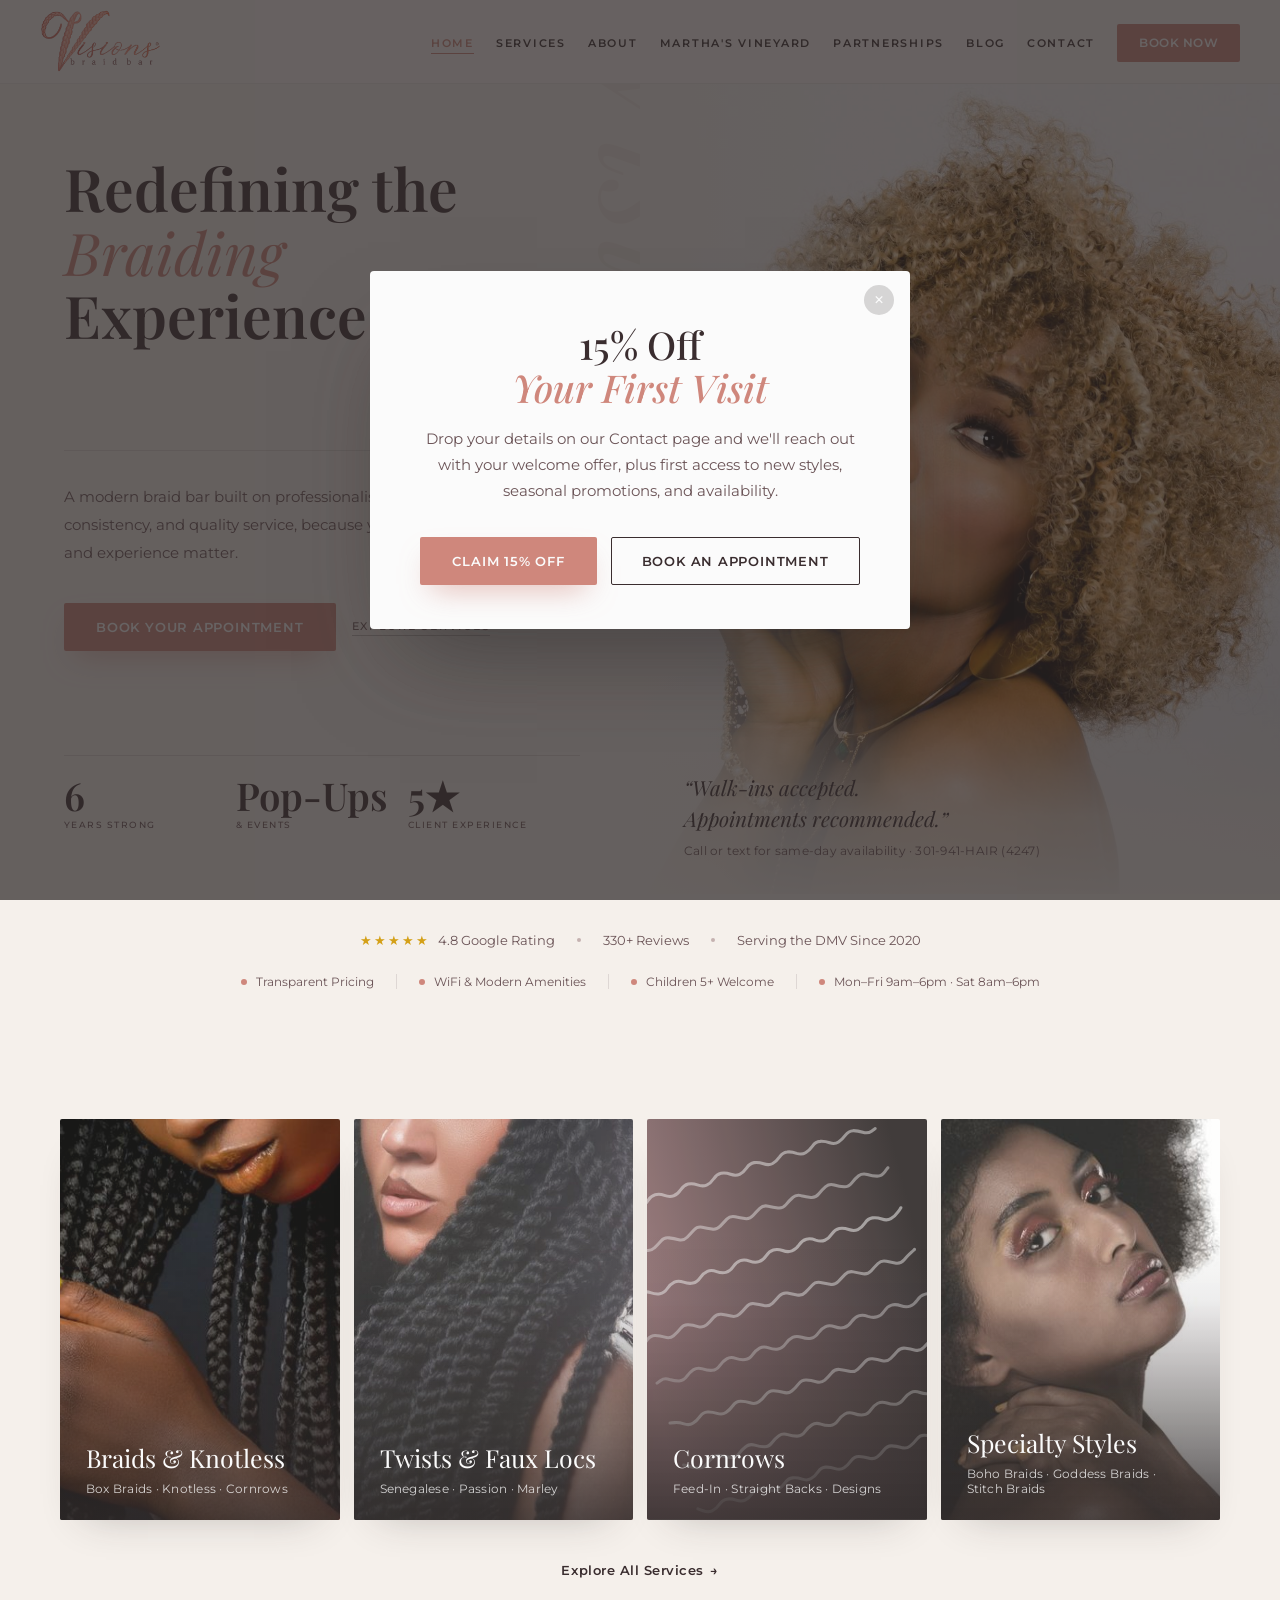
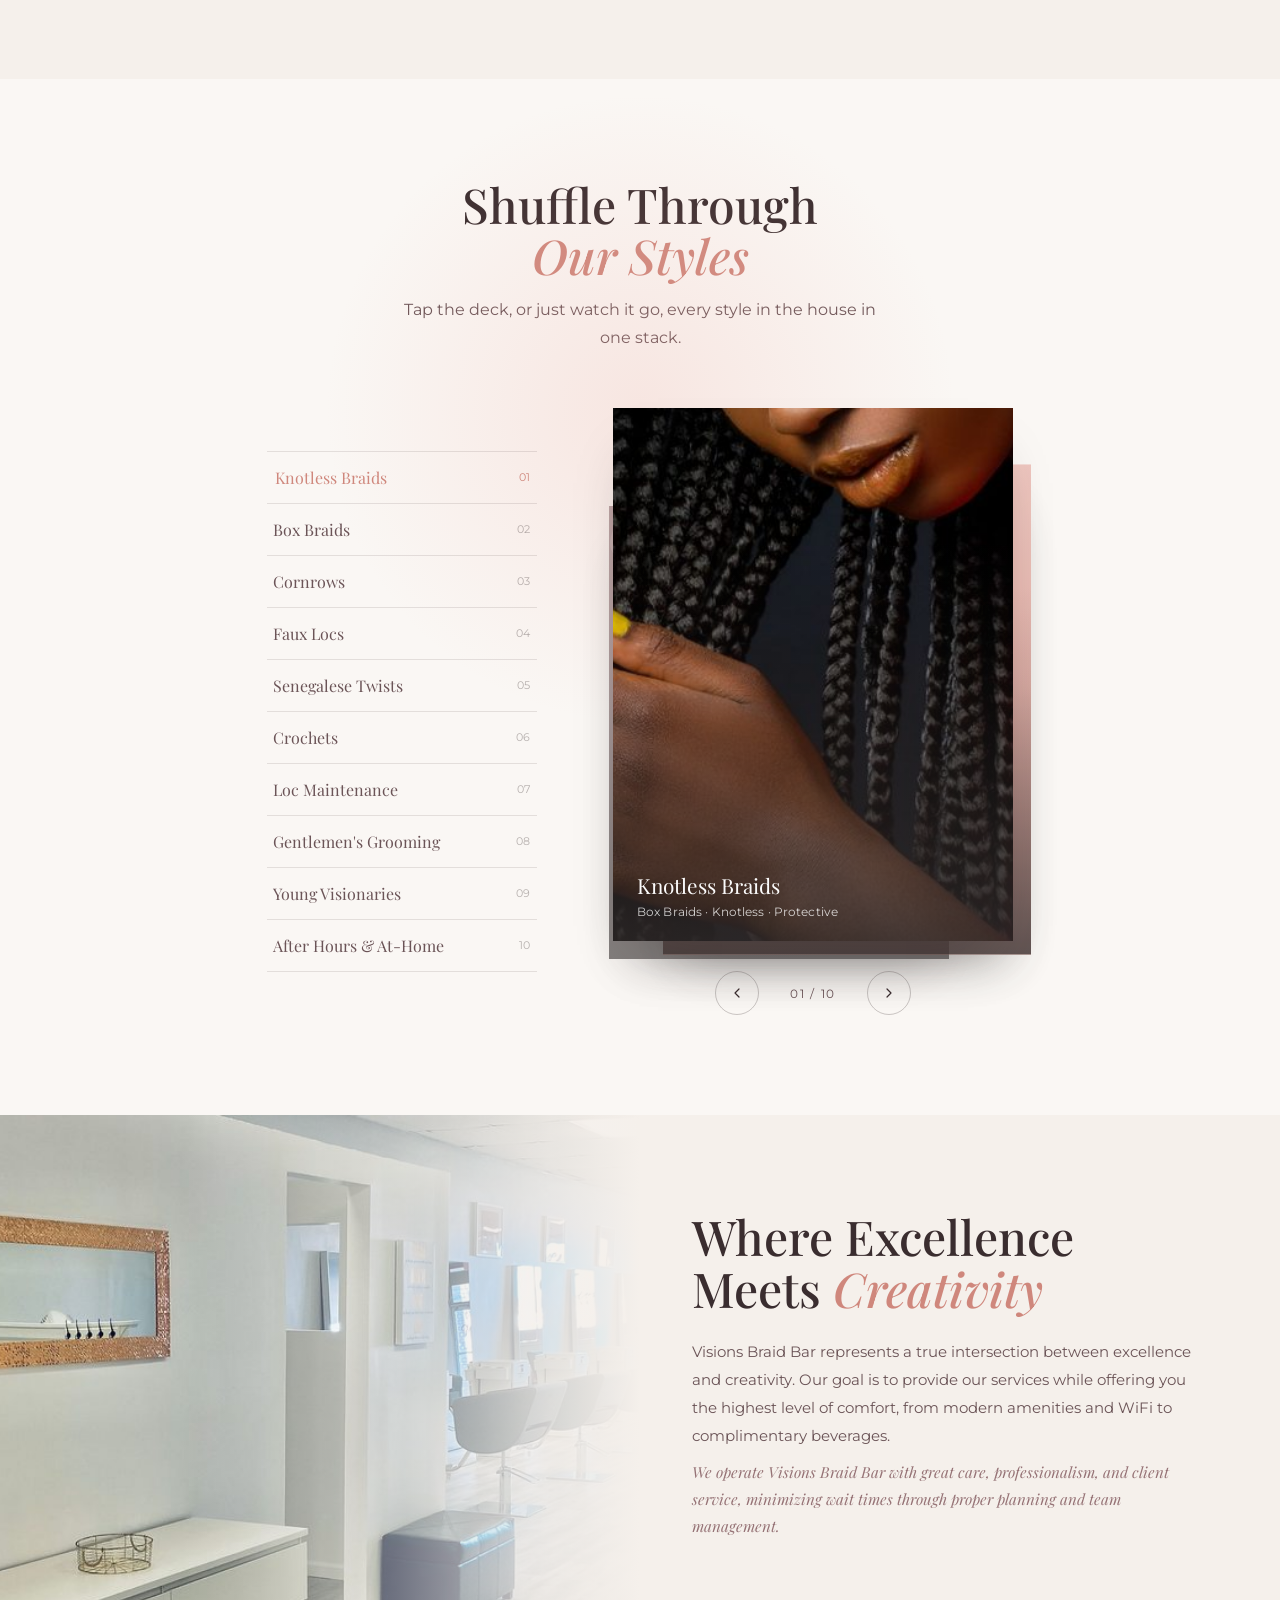
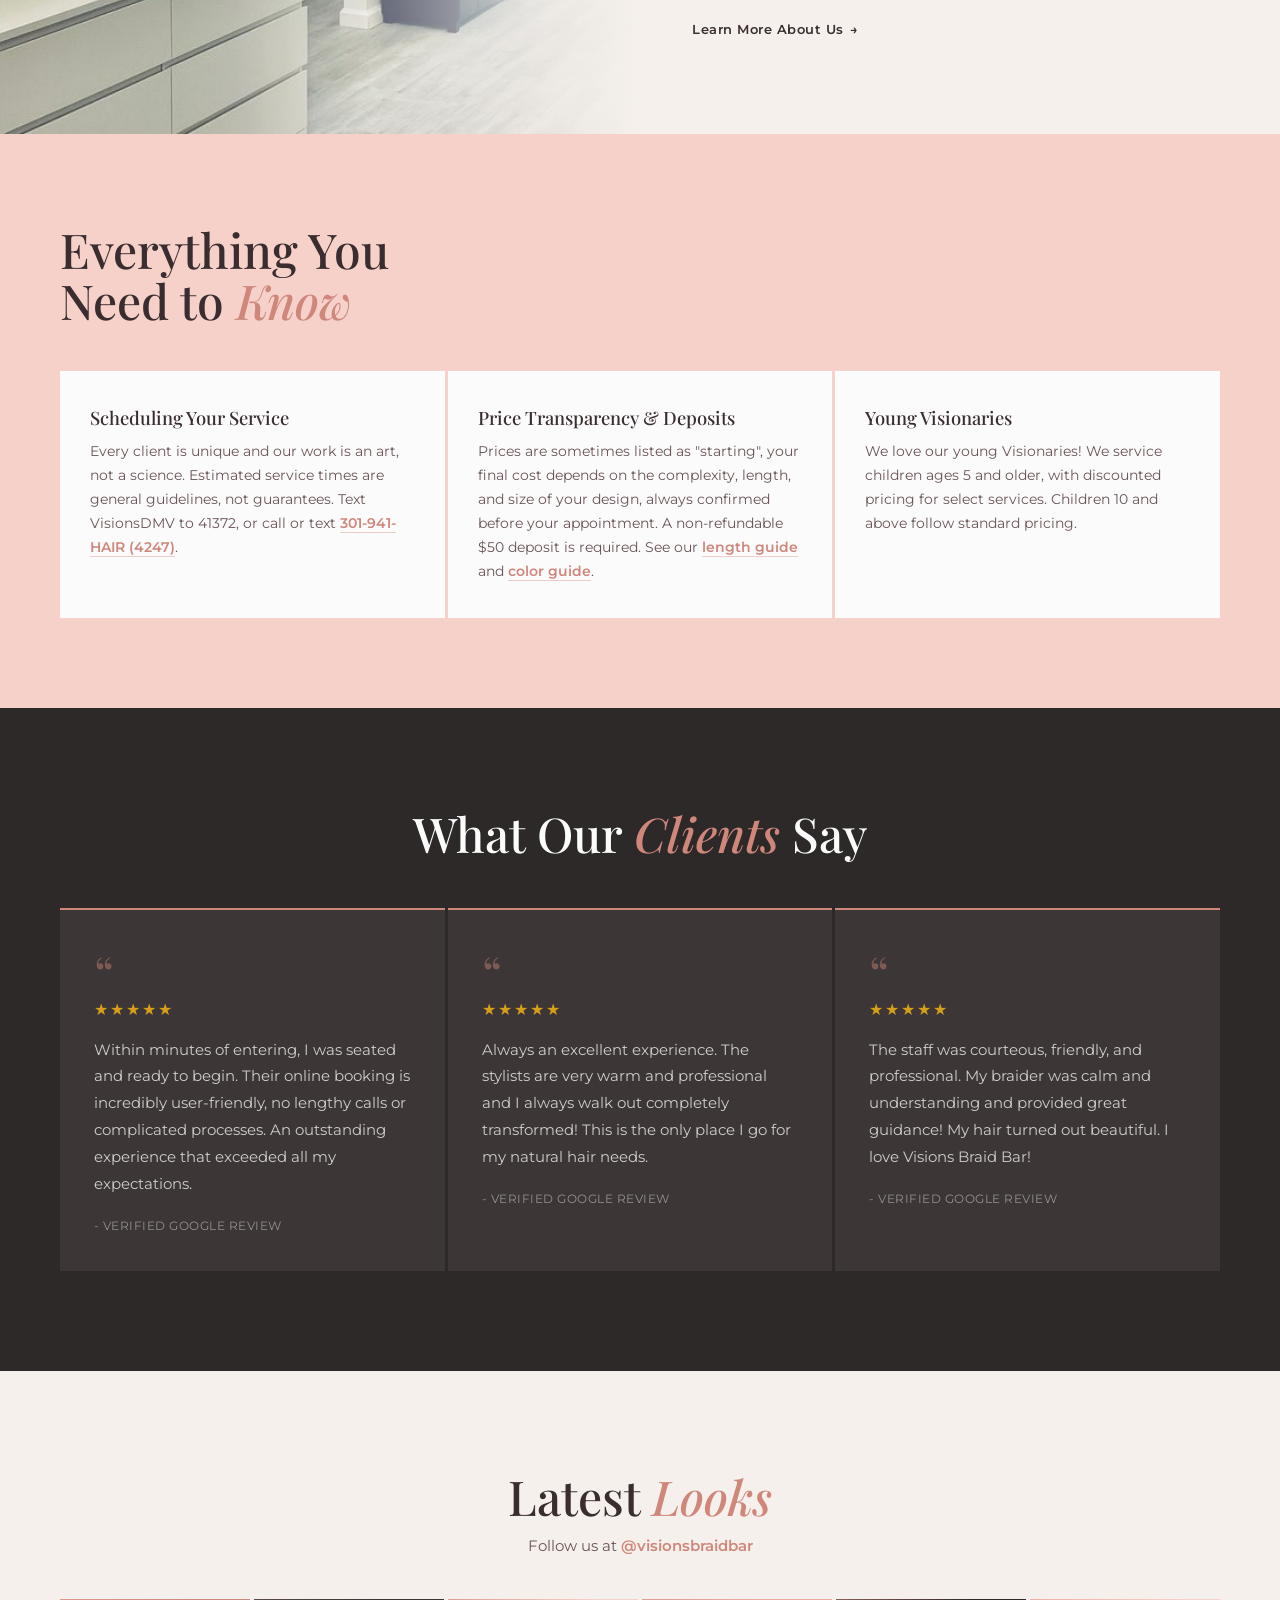
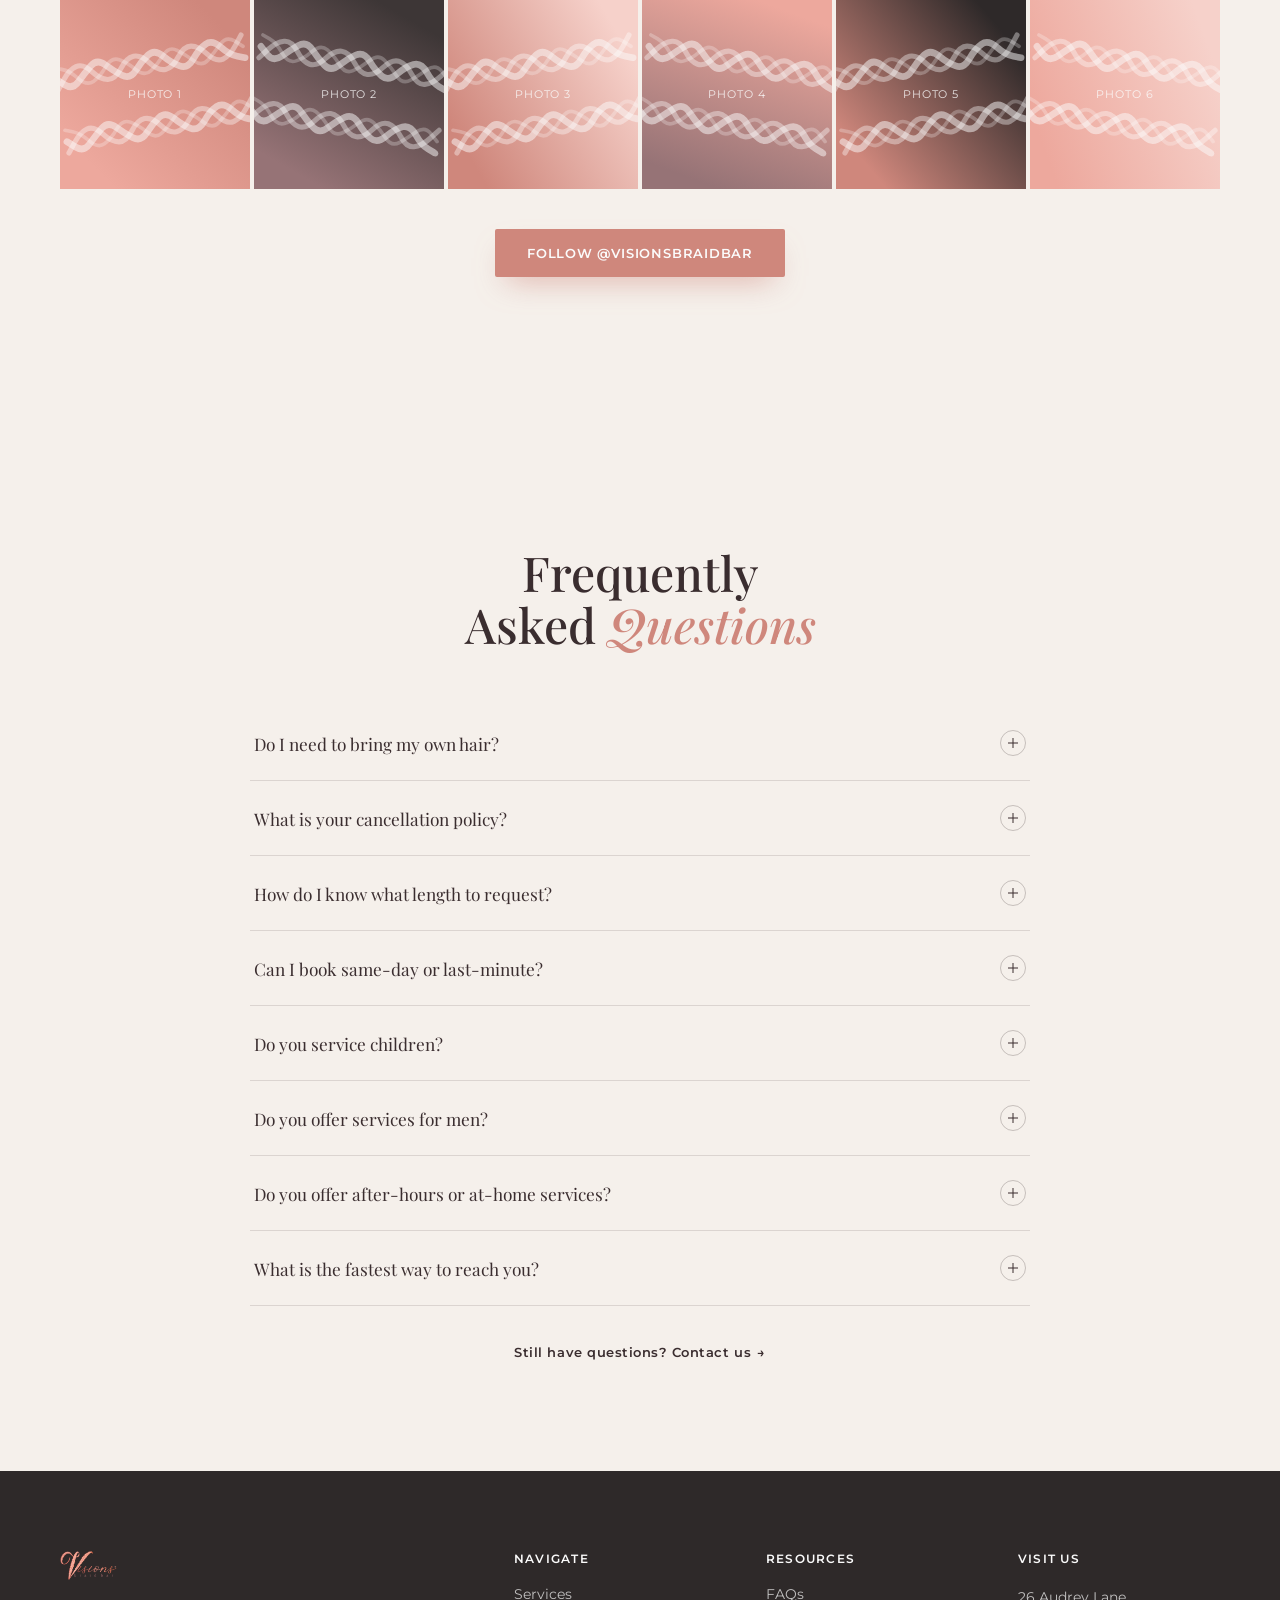
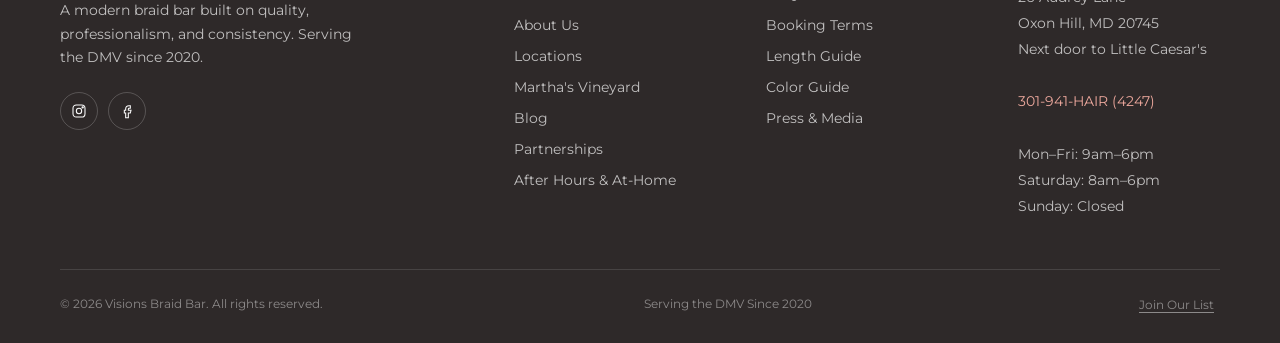
<file: index.html>
<!doctype html>
<html lang="en">
<head>
<meta charset="UTF-8">
<meta name="viewport" content="width=device-width, initial-scale=1.0, viewport-fit=cover">
<title>Visions Braid Bar | Hair Braiding Salon in Oxon Hill, MD</title>
<link rel="icon" href="favicon.ico" sizes="any">
<link rel="icon" type="image/png" sizes="32x32" href="favicon-32x32.png">
<link rel="icon" type="image/png" sizes="16x16" href="favicon-16x16.png">
<link rel="apple-touch-icon" href="apple-touch-icon.png">
<meta name="description" content="Visions Braid Bar is a modern braid bar in Oxon Hill, MD specializing in box braids, knotless braids, locs, twists, and cornrows. Serving the DMV since 2020.">
<link rel="canonical" href="https://www.visionsbraidbar.com/">
<meta property="og:title" content="Visions Braid Bar | Hair Braiding Salon in Oxon Hill, MD">
<meta property="og:description" content="Visions Braid Bar is a modern braid bar in Oxon Hill, MD specializing in box braids, knotless braids, locs, twists, and cornrows. Serving the DMV since 2020.">
<meta property="og:url" content="https://www.visionsbraidbar.com/">
<meta property="og:type" content="website">
<meta property="og:image" content="https://www.visionsbraidbar.com/logo.png">
<meta name="twitter:card" content="summary">
<link rel="preconnect" href="https://fonts.googleapis.com">
<link rel="preconnect" href="https://fonts.gstatic.com" crossorigin>
<link href="https://fonts.googleapis.com/css2?family=Playfair+Display:ital,wght@0,400;0,500;0,600;1,400;1,500&family=Montserrat:wght@400;500;600&display=swap" rel="stylesheet">
<link rel="stylesheet" href="styles.css?v=15">
<script type="application/ld+json">
{
  "@context": "https://schema.org",
  "@type": "HairSalon",
  "name": "Visions Braid Bar",
  "url": "https://www.visionsbraidbar.com",
  "telephone": "301-941-4247",
  "image": "https://www.visionsbraidbar.com/logo.png",
  "address": {
    "@type": "PostalAddress",
    "streetAddress": "26 Audrey Lane",
    "addressLocality": "Oxon Hill",
    "addressRegion": "MD",
    "postalCode": "20745",
    "addressCountry": "US"
  },
  "openingHoursSpecification": [
    {
      "@type": "OpeningHoursSpecification",
      "dayOfWeek": ["Monday", "Tuesday", "Wednesday", "Thursday", "Friday"],
      "opens": "09:00",
      "closes": "18:00"
    },
    {
      "@type": "OpeningHoursSpecification",
      "dayOfWeek": "Saturday",
      "opens": "08:00",
      "closes": "18:00"
    }
  ],
  "priceRange": "$$"
}
</script>
<!-- Google Analytics GA4: replace G-XXXXXXXXXX with the real Measurement ID (GA4 → Admin → Data Streams) -->
<script async src="https://www.googletagmanager.com/gtag/js?id=G-XXXXXXXXXX"></script>
<script>
  window.dataLayer = window.dataLayer || [];
  function gtag(){dataLayer.push(arguments);}
  gtag('js', new Date());
  gtag('config', 'G-XXXXXXXXXX');
</script>
</head>
<body>
<div class="page-transition" id="page-transition"><img src="logo.png" alt=""></div>
<noscript><style>.page-transition{display:none}</style></noscript>
<nav id="site-nav">
  <div class="nav-logo"><a href="index.html"><img src="logo.png" alt="Visions Braid Bar"></a></div>
  <ul class="nav-links">
    <li><a href="index.html" class="active" aria-current="page">Home</a></li>
    <li><a href="services.html">Services</a></li>
    <li><a href="about.html">About</a></li>
    <li><a href="marthas-vineyard.html">Martha's Vineyard</a></li>
    <li><a href="partnerships.html">Partnerships</a></li>
    <li><a href="blog.html">Blog</a></li>
    <li><a href="contact.html">Contact</a></li>
    <li><a href="https://phorest.com/book/salons/visionsbraidbar" class="nav-cta" target="_blank" rel="noopener">Book Now</a></li>
  </ul>
  <button class="nav-hamburger" id="hamburger" aria-label="Open menu" aria-expanded="false"><span></span><span></span><span></span></button>
</nav>
<div class="mobile-menu" id="mobile-menu">
  <a href="index.html">Home</a>
  <a href="services.html">Services</a>
  <a href="about.html">About</a>
  <a href="marthas-vineyard.html">Martha's Vineyard</a>
  <a href="partnerships.html">Partnerships</a>
  <a href="blog.html">Blog</a>
  <a href="contact.html">Contact</a>
  <a href="https://phorest.com/book/salons/visionsbraidbar" class="m-book" target="_blank" rel="noopener">Book Now</a>
</div>
<section class="hero">
  <div class="hero-left reveal">
    <div class="hero-bg-text" aria-hidden="true">Visions</div>
    <div class="hero-top">
      <h1 class="hero-h1">Redefining the<br><em>Braiding</em><br>Experience</h1>
    </div>
    <div class="hero-mid">
      <p class="hero-desc">A modern braid bar built on professionalism, consistency, and quality service, because your time and experience matter.</p>
      <div class="hero-actions">
        <a href="https://phorest.com/book/salons/visionsbraidbar" class="btn btn-primary" target="_blank" rel="noopener">Book Your Appointment</a>
        <a href="services.html" class="btn-ghost-dark">Explore Services</a>
      </div>
    </div>
    <div class="hero-bottom">
      <div class="hero-stat"><div class="hero-stat-n">6</div><div class="hero-stat-l">Years Strong</div></div>
      <div class="hero-stat"><div class="hero-stat-n">Pop&#8209;Ups</div><div class="hero-stat-l">&amp; Events</div></div>
      <div class="hero-stat"><div class="hero-stat-n">5&#9733;</div><div class="hero-stat-l">Client Experience</div></div>
    </div>
  </div>
  <div class="hero-right reveal">
    <img src="images/hero-portrait.jpg" alt="Client with a curly natural hairstyle at Visions Braid Bar">
    <div class="hero-label">
      <p class="hero-label-text">&ldquo;Walk-ins accepted.<br>Appointments recommended.&rdquo;</p>
      <span class="hero-label-sub">Call or text for same-day availability &middot; 301-941-HAIR (4247)</span>
    </div>
  </div>
</section>

<div class="review-strip reveal">
  <span><span class="rs-stars">&#9733;&#9733;&#9733;&#9733;&#9733;</span>4.8 Google Rating</span>
  <div class="rs-divider"></div>
  <span>330+ Reviews</span>
  <div class="rs-divider"></div>
  <span>Serving the DMV Since 2020</span>
</div>

<div class="strip reveal">
  <div class="strip-item"><div class="strip-dot"></div>Transparent Pricing</div>
  <div class="strip-item"><div class="strip-dot"></div>WiFi &amp; Modern Amenities</div>
  <div class="strip-item"><div class="strip-dot"></div>Children 5+ Welcome</div>
  <div class="strip-item"><div class="strip-dot"></div>Mon&ndash;Fri 9am&ndash;6pm &middot; Sat 8am&ndash;6pm</div>
</div>
<section class="services">
  <div class="svc-grid stagger">
    <div class="svc-card reveal">
      <div class="svc-card-art"><img src="images/svc-braids-knotless.jpg" alt="Finished box braids styled at Visions Braid Bar" style="position:absolute;inset:0;width:100%;height:100%;object-fit:cover;opacity:.9;"></div>
      <span class="svc-num">01</span>
      <div class="svc-info"><p class="svc-name">Braids &amp; Knotless</p><p class="svc-sub">Box Braids &middot; Knotless &middot; Cornrows</p></div>
      <div class="svc-hover"><a href="https://phorest.com/book/salons/visionsbraidbar" class="svc-btn" target="_blank" rel="noopener">Book Now</a></div>
    </div>
    <div class="svc-card reveal">
      <div class="svc-card-art"><img src="images/svc-twists-locs.jpg" alt="Twist braid detail styled at Visions Braid Bar" style="position:absolute;inset:0;width:100%;height:100%;object-fit:cover;opacity:.9;"></div>
      <span class="svc-num">02</span>
      <div class="svc-info"><p class="svc-name">Twists &amp; Faux Locs</p><p class="svc-sub">Senegalese &middot; Passion &middot; Marley</p></div>
      <div class="svc-hover"><a href="https://phorest.com/book/salons/visionsbraidbar" class="svc-btn" target="_blank" rel="noopener">Book Now</a></div>
    </div>
    <div class="svc-card reveal">
      <div class="svc-card-art"><svg viewBox="0 0 300 420" preserveAspectRatio="xMidYMid slice" xmlns="http://www.w3.org/2000/svg"><defs><linearGradient id="bg8" x1="97.0%" y1="32.9%" x2="3.0%" y2="67.1%"><stop offset="0%" stop-color="#2e2929"/><stop offset="100%" stop-color="#967376"/></linearGradient></defs><rect width="300" height="420" fill="url(#bg8)"/><g transform="rotate(-18 150 210)"><path d="M 0.0 49.9 Q 0.0 49.9 4.5 50.2 Q 9.1 50.4 13.6 46.9 Q 18.2 43.3 22.7 43.2 Q 27.3 43.0 31.8 46.6 Q 36.4 50.1 40.9 50.2 Q 45.5 50.2 50.0 46.7 Q 54.5 43.1 59.1 43.2 Q 63.6 43.2 68.2 46.8 Q 72.7 50.3 77.3 50.2 Q 81.8 50.0 86.4 46.4 Q 90.9 42.9 95.5 43.2 Q 100.0 43.5 104.5 47.0 Q 109.1 50.6 113.6 50.2 Q 118.2 49.8 122.7 46.2 Q 127.3 42.7 131.8 43.2 Q 136.4 43.7 140.9 47.2 Q 145.5 50.7 150.0 50.1 Q 154.5 49.5 159.1 46.0 Q 163.6 42.5 168.2 43.2 Q 172.7 44.0 177.3 47.4 Q 181.8 50.9 186.4 50.1 Q 190.9 49.2 195.5 45.8 Q 200.0 42.3 204.5 43.3 Q 209.1 44.2 213.6 47.7 Q 218.2 51.1 222.7 50.0 Q 227.3 48.9 231.8 45.6 Q 236.4 42.2 240.9 43.4 Q 245.5 44.5 250.0 47.9 Q 254.5 51.2 259.1 49.9 Q 263.6 48.7 268.2 45.4 Q 272.7 42.1 277.3 43.4 Q 281.8 44.8 286.4 48.1 Q 290.9 51.3 295.5 49.9 T 300.0 48.4" fill="none" stroke="#fbfbfb" stroke-width="3.2" stroke-linecap="round" opacity="0.45"/><path d="M 0.0 98.3 Q 0.0 98.3 4.5 96.2 Q 9.1 94.1 13.6 91.2 Q 18.2 88.4 22.7 90.6 Q 27.3 92.7 31.8 95.5 Q 36.4 98.3 40.9 96.0 Q 45.5 93.8 50.0 91.1 Q 54.5 88.3 59.1 90.7 Q 63.6 93.0 68.2 95.7 Q 72.7 98.3 77.3 95.9 Q 81.8 93.5 86.4 90.9 Q 90.9 88.3 95.5 90.8 Q 100.0 93.4 104.5 95.8 Q 109.1 98.3 113.6 95.7 Q 118.2 93.2 122.7 90.7 Q 127.3 88.3 131.8 91.0 Q 136.4 93.7 140.9 96.0 Q 145.5 98.3 150.0 95.6 Q 154.5 92.8 159.1 90.6 Q 163.6 88.4 168.2 91.2 Q 172.7 94.0 177.3 96.1 Q 181.8 98.3 186.4 95.4 Q 190.9 92.5 195.5 90.5 Q 200.0 88.4 204.5 91.4 Q 209.1 94.3 213.6 96.3 Q 218.2 98.2 222.7 95.2 Q 227.3 92.2 231.8 90.3 Q 236.4 88.5 240.9 91.5 Q 245.5 94.6 250.0 96.4 Q 254.5 98.1 259.1 95.0 Q 263.6 91.9 268.2 90.2 Q 272.7 88.6 277.3 91.7 Q 281.8 94.9 286.4 96.5 Q 290.9 98.1 295.5 94.8 T 300.0 91.6" fill="none" stroke="#fbfbfb" stroke-width="3.2" stroke-linecap="round" opacity="0.40"/><path d="M 0.0 144.3 Q 0.0 144.3 4.5 140.9 Q 9.1 137.4 13.6 136.6 Q 18.2 135.8 22.7 139.2 Q 27.3 142.7 31.8 143.4 Q 36.4 144.1 40.9 140.6 Q 45.5 137.1 50.0 136.5 Q 54.5 135.9 59.1 139.5 Q 63.6 143.0 68.2 143.5 Q 72.7 144.0 77.3 140.4 Q 81.8 136.9 86.4 136.5 Q 90.9 136.1 95.5 139.7 Q 100.0 143.2 104.5 143.5 Q 109.1 143.8 113.6 140.2 Q 118.2 136.6 122.7 136.5 Q 127.3 136.3 131.8 139.9 Q 136.4 143.5 140.9 143.5 Q 145.5 143.5 150.0 140.0 Q 154.5 136.4 159.1 136.5 Q 163.6 136.6 168.2 140.1 Q 172.7 143.7 177.3 143.5 Q 181.8 143.3 186.4 139.8 Q 190.9 136.2 195.5 136.5 Q 200.0 136.8 204.5 140.4 Q 209.1 143.9 213.6 143.5 Q 218.2 143.1 222.7 139.5 Q 227.3 136.0 231.8 136.5 Q 236.4 137.1 240.9 140.6 Q 245.5 144.1 250.0 143.5 Q 254.5 142.8 259.1 139.3 Q 263.6 135.8 268.2 136.6 Q 272.7 137.3 277.3 140.8 Q 281.8 144.3 286.4 143.4 Q 290.9 142.5 295.5 139.1 T 300.0 135.7" fill="none" stroke="#fbfbfb" stroke-width="3.2" stroke-linecap="round" opacity="0.50"/><path d="M 0.0 188.3 Q 0.0 188.3 4.5 185.1 Q 9.1 181.9 13.6 183.5 Q 18.2 185.1 22.7 188.3 Q 27.3 191.5 31.8 189.7 Q 36.4 188.0 40.9 184.9 Q 45.5 181.8 50.0 183.6 Q 54.5 185.4 59.1 188.5 Q 63.6 191.5 68.2 189.6 Q 72.7 187.7 77.3 184.7 Q 81.8 181.8 86.4 183.8 Q 90.9 185.8 95.5 188.7 Q 100.0 191.6 104.5 189.5 Q 109.1 187.4 113.6 184.6 Q 118.2 181.7 122.7 183.9 Q 127.3 186.1 131.8 188.9 Q 136.4 191.6 140.9 189.4 Q 145.5 187.1 150.0 184.4 Q 154.5 181.7 159.1 184.0 Q 163.6 186.4 168.2 189.0 Q 172.7 191.7 177.3 189.2 Q 181.8 186.8 186.4 184.2 Q 190.9 181.7 195.5 184.2 Q 200.0 186.7 204.5 189.2 Q 209.1 191.7 213.6 189.1 Q 218.2 186.5 222.7 184.1 Q 227.3 181.7 231.8 184.3 Q 236.4 187.0 240.9 189.3 Q 245.5 191.6 250.0 188.9 Q 254.5 186.2 259.1 183.9 Q 263.6 181.7 268.2 184.5 Q 272.7 187.3 277.3 189.5 Q 281.8 191.6 286.4 188.7 Q 290.9 185.8 295.5 183.8 T 300.0 181.7" fill="none" stroke="#fbfbfb" stroke-width="3.2" stroke-linecap="round" opacity="0.45"/><path d="M 0.0 231.6 Q 0.0 231.6 4.5 230.1 Q 9.1 228.7 13.6 232.0 Q 18.2 235.2 22.7 236.6 Q 27.3 237.9 31.8 234.6 Q 36.4 231.3 40.9 230.0 Q 45.5 228.8 50.0 232.2 Q 54.5 235.5 59.1 236.7 Q 63.6 237.8 68.2 234.4 Q 72.7 231.0 77.3 230.0 Q 81.8 228.9 86.4 232.4 Q 90.9 235.8 95.5 236.7 Q 100.0 237.6 104.5 234.2 Q 109.1 230.7 113.6 229.9 Q 118.2 229.1 122.7 232.6 Q 127.3 236.1 131.8 236.8 Q 136.4 237.5 140.9 234.0 Q 145.5 230.5 150.0 229.9 Q 154.5 229.3 159.1 232.8 Q 163.6 236.3 168.2 236.8 Q 172.7 237.3 177.3 233.7 Q 181.8 230.2 186.4 229.8 Q 190.9 229.5 195.5 233.0 Q 200.0 236.6 204.5 236.8 Q 209.1 237.1 213.6 233.5 Q 218.2 230.0 222.7 229.8 Q 227.3 229.7 231.8 233.3 Q 236.4 236.8 240.9 236.8 Q 245.5 236.9 250.0 233.3 Q 254.5 229.7 259.1 229.8 Q 263.6 229.9 268.2 233.5 Q 272.7 237.0 277.3 236.8 Q 281.8 236.6 286.4 233.1 Q 290.9 229.5 295.5 229.8 T 300.0 230.2" fill="none" stroke="#fbfbfb" stroke-width="3.2" stroke-linecap="round" opacity="0.40"/><path d="M 0.0 275.6 Q 0.0 275.6 4.5 276.6 Q 9.1 277.6 13.6 281.0 Q 18.2 284.4 22.7 283.3 Q 27.3 282.2 31.8 278.9 Q 36.4 275.5 40.9 276.7 Q 45.5 277.9 50.0 281.2 Q 54.5 284.6 59.1 283.3 Q 63.6 282.0 68.2 278.7 Q 72.7 275.4 77.3 276.8 Q 81.8 278.2 86.4 281.4 Q 90.9 284.7 95.5 283.2 Q 100.0 281.7 104.5 278.5 Q 109.1 275.3 113.6 276.9 Q 118.2 278.5 122.7 281.6 Q 127.3 284.8 131.8 283.1 Q 136.4 281.4 140.9 278.3 Q 145.5 275.2 150.0 277.0 Q 154.5 278.8 159.1 281.8 Q 163.6 284.9 168.2 283.0 Q 172.7 281.0 177.3 278.1 Q 181.8 275.1 186.4 277.1 Q 190.9 279.1 195.5 282.0 Q 200.0 284.9 204.5 282.8 Q 209.1 280.7 213.6 277.9 Q 218.2 275.0 222.7 277.2 Q 227.3 279.4 231.8 282.2 Q 236.4 285.0 240.9 282.7 Q 245.5 280.4 250.0 277.7 Q 254.5 275.0 259.1 277.4 Q 263.6 279.7 268.2 282.4 Q 272.7 285.0 277.3 282.5 Q 281.8 280.1 286.4 277.6 Q 290.9 275.0 295.5 277.5 T 300.0 280.1" fill="none" stroke="#fbfbfb" stroke-width="3.2" stroke-linecap="round" opacity="0.50"/><path d="M 0.0 321.8 Q 0.0 321.8 4.5 324.7 Q 9.1 327.7 13.6 329.6 Q 18.2 331.5 22.7 328.5 Q 27.3 325.5 31.8 323.7 Q 36.4 321.8 40.9 324.9 Q 45.5 328.0 50.0 329.7 Q 54.5 331.5 59.1 328.3 Q 63.6 325.2 68.2 323.6 Q 72.7 321.9 77.3 325.1 Q 81.8 328.3 86.4 329.8 Q 90.9 331.4 95.5 328.1 Q 100.0 324.9 104.5 323.5 Q 109.1 322.0 113.6 325.3 Q 118.2 328.6 122.7 329.9 Q 127.3 331.3 131.8 327.9 Q 136.4 324.6 140.9 323.4 Q 145.5 322.1 150.0 325.5 Q 154.5 328.9 159.1 330.0 Q 163.6 331.1 168.2 327.7 Q 172.7 324.3 177.3 323.3 Q 181.8 322.3 186.4 325.7 Q 190.9 329.2 195.5 330.1 Q 200.0 331.0 204.5 327.5 Q 209.1 324.0 213.6 323.2 Q 218.2 322.5 222.7 325.9 Q 227.3 329.4 231.8 330.1 Q 236.4 330.8 240.9 327.3 Q 245.5 323.8 250.0 323.2 Q 254.5 322.6 259.1 326.2 Q 263.6 329.7 268.2 330.1 Q 272.7 330.6 277.3 327.1 Q 281.8 323.5 286.4 323.2 Q 290.9 322.8 295.5 326.4 T 300.0 329.9" fill="none" stroke="#fbfbfb" stroke-width="3.2" stroke-linecap="round" opacity="0.45"/><path d="M 0.0 370.2 Q 0.0 370.2 4.5 373.7 Q 9.1 377.3 13.6 376.8 Q 18.2 376.4 22.7 372.8 Q 27.3 369.3 31.8 369.9 Q 36.4 370.4 40.9 373.9 Q 45.5 377.4 50.0 376.8 Q 54.5 376.1 59.1 372.6 Q 63.6 369.1 68.2 369.9 Q 72.7 370.7 77.3 374.2 Q 81.8 377.6 86.4 376.7 Q 90.9 375.8 95.5 372.4 Q 100.0 369.0 104.5 370.0 Q 109.1 371.0 113.6 374.4 Q 118.2 377.8 122.7 376.7 Q 127.3 375.6 131.8 372.2 Q 136.4 368.8 140.9 370.0 Q 145.5 371.3 150.0 374.6 Q 154.5 377.9 159.1 376.6 Q 163.6 375.3 168.2 372.0 Q 172.7 368.7 177.3 370.1 Q 181.8 371.5 186.4 374.8 Q 190.9 378.0 195.5 376.5 Q 200.0 375.0 204.5 371.8 Q 209.1 368.6 213.6 370.2 Q 218.2 371.8 222.7 375.0 Q 227.3 378.1 231.8 376.4 Q 236.4 374.7 240.9 371.6 Q 245.5 368.5 250.0 370.3 Q 254.5 372.2 259.1 375.2 Q 263.6 378.2 268.2 376.3 Q 272.7 374.4 277.3 371.4 Q 281.8 368.4 286.4 370.4 Q 290.9 372.5 295.5 375.4 T 300.0 378.3" fill="none" stroke="#fbfbfb" stroke-width="3.2" stroke-linecap="round" opacity="0.40"/></g></svg></div>
      <span class="svc-num">03</span>
      <div class="svc-info"><p class="svc-name">Cornrows</p><p class="svc-sub">Feed-In &middot; Straight Backs &middot; Designs</p></div>
      <div class="svc-hover"><a href="https://phorest.com/book/salons/visionsbraidbar" class="svc-btn" target="_blank" rel="noopener">Book Now</a></div>
    </div>
    <div class="svc-card reveal">
      <div class="svc-card-art"><img src="images/svc-specialty.jpg" alt="Editorial specialty style by Visions Braid Bar" style="position:absolute;inset:0;width:100%;height:100%;object-fit:cover;opacity:.9;"></div>
      <span class="svc-num">04</span>
      <div class="svc-info"><p class="svc-name">Specialty Styles</p><p class="svc-sub">Boho Braids &middot; Goddess Braids &middot; Stitch Braids</p></div>
      <div class="svc-hover"><a href="https://phorest.com/book/salons/visionsbraidbar" class="svc-btn" target="_blank" rel="noopener">Book Now</a></div>
    </div>
  </div>
  <div class="svc-all">
    <a href="services.html" class="link-arrow">Explore All Services <span>&#8594;</span></a>
  </div>
</section>
<section class="shuffle-section reveal">
  <h2 class="s-title">Shuffle Through<br><em>Our Styles</em></h2>
  <p class="s-desc" style="margin:14px auto 0">Tap the deck, or just watch it go, every style in the house in one stack.</p>
  <div class="shuffle-wrap">
    <ul class="shuffle-list" id="shuffle-list" aria-label="Jump to a style"></ul>
    <div class="shuffle-deck" id="shuffle-deck" role="region" aria-roledescription="carousel" aria-label="Browse our signature styles">
      <div class="shuffle-deck-glow" aria-hidden="true"></div>
      <div class="shuffle-stack" id="shuffle-stack"></div>
      <div class="shuffle-controls">
        <button type="button" class="shuffle-arrow" id="shuffle-prev" aria-label="Previous style"><svg viewBox="0 0 24 24"><path d="M15 6l-6 6 6 6"/></svg></button>
        <span class="shuffle-counter" id="shuffle-counter">01 / 10</span>
        <button type="button" class="shuffle-arrow" id="shuffle-next" aria-label="Next style"><svg viewBox="0 0 24 24"><path d="M9 6l6 6-6 6"/></svg></button>
      </div>
      <span class="sr-only" id="shuffle-live" aria-live="polite"></span>
    </div>
  </div>
</section>
<section class="about about-light">
  <div class="about-img reveal">
    <img src="images/about-salon-interior.jpg" alt="Inside the Visions Braid Bar salon in Oxon Hill, MD">
    <div class="about-img-ov"></div>
  </div>
  <div class="about-content reveal">
    <h2 class="s-title">Where Excellence<br>Meets <em>Creativity</em></h2>
    <p class="about-body">Visions Braid Bar represents a true intersection between excellence and creativity. Our goal is to provide our services while offering you the highest level of comfort, from modern amenities and WiFi to complimentary beverages.</p>
    <p class="about-credibility">We operate Visions Braid Bar with great care, professionalism, and client service, minimizing wait times through proper planning and team management.</p>
    <div class="svc-all" style="text-align:left;margin-top:30px;">
      <a href="about.html" class="link-arrow">Learn More About Us <span>&#8594;</span></a>
    </div>
  </div>
</section>
<section class="booking-info" id="booking">
  <div style="max-width:560px" class="reveal">
    <h2 class="s-title">Everything You<br>Need to <em>Know</em></h2>
  </div>
  <div class="bi-grid stagger">
    <div class="bi-card reveal">
      <h3 class="bi-title">Scheduling Your Service</h3>
      <p class="bi-body">Every client is unique and our work is an art, not a science. Estimated service times are general guidelines, not guarantees. Text VisionsDMV to 41372, or call or text <a href="tel:3019414247">301-941-HAIR (4247)</a>.</p>
    </div>
    <div class="bi-card reveal">
      <h3 class="bi-title">Price Transparency &amp; Deposits</h3>
      <p class="bi-body">Prices are sometimes listed as "starting", your final cost depends on the complexity, length, and size of your design, always confirmed before your appointment. A non-refundable $50 deposit is required. See our <a href="#">length guide</a> and <a href="#">color guide</a>.</p>
    </div>
    <div class="bi-card reveal">
      <h3 class="bi-title">Young Visionaries</h3>
      <p class="bi-body">We love our young Visionaries! We service children ages 5 and older, with discounted pricing for select services. Children 10 and above follow standard pricing.</p>
    </div>
  </div>
</section>
<section class="testimonials" id="reviews">
  <div class="testi-header reveal">
    <h2 class="s-title">What Our <em>Clients</em> Say</h2>
  </div>
  <div class="testi-grid stagger">
    <div class="testi-card reveal">
      <div class="testi-q" aria-hidden="true">&#8220;</div>
      <span class="testi-stars">&#9733;&#9733;&#9733;&#9733;&#9733;</span>
      <p class="testi-text">Within minutes of entering, I was seated and ready to begin. Their online booking is incredibly user-friendly, no lengthy calls or complicated processes. An outstanding experience that exceeded all my expectations.</p>
      <p class="testi-author">- Verified Google Review</p>
    </div>
    <div class="testi-card reveal">
      <div class="testi-q" aria-hidden="true">&#8220;</div>
      <span class="testi-stars">&#9733;&#9733;&#9733;&#9733;&#9733;</span>
      <p class="testi-text">Always an excellent experience. The stylists are very warm and professional and I always walk out completely transformed! This is the only place I go for my natural hair needs.</p>
      <p class="testi-author">- Verified Google Review</p>
    </div>
    <div class="testi-card reveal">
      <div class="testi-q" aria-hidden="true">&#8220;</div>
      <span class="testi-stars">&#9733;&#9733;&#9733;&#9733;&#9733;</span>
      <p class="testi-text">The staff was courteous, friendly, and professional. My braider was calm and understanding and provided great guidance! My hair turned out beautiful. I love Visions Braid Bar!</p>
      <p class="testi-author">- Verified Google Review</p>
    </div>
  </div>
</section>
<section class="instagram" id="instagram">
  <div class="ig-header reveal">
    <h2 class="s-title">Latest <em>Looks</em></h2>
    <span class="ig-handle">Follow us at <a href="https://www.instagram.com/visionsbraidbar/" target="_blank" rel="noopener">@visionsbraidbar</a></span>
  </div>
  <div class="ig-grid stagger" aria-label="Curated Instagram grid: photography coming soon">
    <div class="ig-cell reveal"><svg viewBox="0 0 200 200" preserveAspectRatio="xMidYMid slice" xmlns="http://www.w3.org/2000/svg"><defs><linearGradient id="bg18" x1="85.4%" y1="14.6%" x2="14.6%" y2="85.4%"><stop offset="0%" stop-color="#cf877c"/><stop offset="100%" stop-color="#eda89d"/></linearGradient></defs><rect width="200" height="200" fill="url(#bg18)"/><g transform="rotate(-10 100 100)"><path d="M 0.0 66.7 Q 0.0 66.7 7.7 73.7 Q 15.4 80.7 23.1 73.1 Q 30.8 65.5 38.5 59.2 Q 46.2 52.8 53.8 60.8 Q 61.5 68.9 69.2 74.6 Q 76.9 80.4 84.6 71.8 Q 92.3 63.3 100.0 58.3 Q 107.7 53.2 115.4 62.2 Q 123.1 71.1 130.8 75.4 Q 138.5 79.8 146.2 70.5 Q 153.8 61.2 161.5 57.6 Q 169.2 54.0 176.9 63.6 Q 184.6 73.2 192.3 76.0 T 200.0 78.8" fill="none" stroke="#fbfbfb" stroke-width="7.0" stroke-linecap="round" opacity="0.50"/><path d="M 0.0 78.8 Q 0.0 78.8 7.7 69.0 Q 15.4 59.2 23.1 57.2 Q 30.8 55.1 38.5 65.1 Q 46.2 75.1 53.8 76.3 Q 61.5 77.5 69.2 67.4 Q 76.9 57.4 84.6 57.0 Q 92.3 56.6 100.0 66.7 Q 107.7 76.8 115.4 76.4 Q 123.1 76.0 130.8 65.9 Q 138.5 55.8 146.2 57.0 Q 153.8 58.3 161.5 68.2 Q 169.2 78.2 176.9 76.2 Q 184.6 74.1 192.3 64.3 T 200.0 54.5" fill="none" stroke="#fbfbfb" stroke-width="5.4" stroke-linecap="round" opacity="0.38"/><path d="M 0.0 54.5 Q 0.0 54.5 7.7 57.4 Q 15.4 60.2 23.1 69.7 Q 30.8 79.3 38.5 75.7 Q 46.2 72.2 53.8 62.9 Q 61.5 53.6 69.2 57.9 Q 76.9 62.2 84.6 71.2 Q 92.3 80.1 100.0 75.1 Q 107.7 70.0 115.4 61.5 Q 123.1 52.9 130.8 58.7 Q 138.5 64.4 146.2 72.5 Q 153.8 80.6 161.5 74.2 Q 169.2 67.8 176.9 60.2 Q 184.6 52.7 192.3 59.7 T 200.0 66.7" fill="none" stroke="#fbfbfb" stroke-width="3.8" stroke-linecap="round" opacity="0.26"/><path d="M 0.0 133.3 Q 0.0 133.3 7.7 140.3 Q 15.4 147.3 23.1 139.8 Q 30.8 132.2 38.5 125.8 Q 46.2 119.4 53.8 127.5 Q 61.5 135.6 69.2 141.3 Q 76.9 147.1 84.6 138.5 Q 92.3 130.0 100.0 124.9 Q 107.7 119.9 115.4 128.8 Q 123.1 137.8 130.8 142.1 Q 138.5 146.4 146.2 137.1 Q 153.8 127.8 161.5 124.3 Q 169.2 120.7 176.9 130.3 Q 184.6 139.8 192.3 142.6 T 200.0 145.5" fill="none" stroke="#fbfbfb" stroke-width="7.0" stroke-linecap="round" opacity="0.50"/><path d="M 0.0 145.5 Q 0.0 145.5 7.7 135.7 Q 15.4 125.9 23.1 123.8 Q 30.8 121.8 38.5 131.8 Q 46.2 141.7 53.8 143.0 Q 61.5 144.2 69.2 134.1 Q 76.9 124.0 84.6 123.6 Q 92.3 123.2 100.0 133.3 Q 107.7 143.4 115.4 143.0 Q 123.1 142.6 130.8 132.6 Q 138.5 122.5 146.2 123.7 Q 153.8 124.9 161.5 134.9 Q 169.2 144.9 176.9 142.8 Q 184.6 140.8 192.3 131.0 T 200.0 121.2" fill="none" stroke="#fbfbfb" stroke-width="5.4" stroke-linecap="round" opacity="0.38"/><path d="M 0.0 121.2 Q 0.0 121.2 7.7 124.0 Q 15.4 126.8 23.1 136.4 Q 30.8 146.0 38.5 142.4 Q 46.2 138.8 53.8 129.5 Q 61.5 120.2 69.2 124.6 Q 76.9 128.9 84.6 137.8 Q 92.3 146.8 100.0 141.7 Q 107.7 136.7 115.4 128.2 Q 123.1 119.6 130.8 125.4 Q 138.5 131.1 146.2 139.2 Q 153.8 147.2 161.5 140.8 Q 169.2 134.5 176.9 126.9 Q 184.6 119.3 192.3 126.3 T 200.0 133.3" fill="none" stroke="#fbfbfb" stroke-width="3.8" stroke-linecap="round" opacity="0.26"/></g></svg><span class="ig-cell-label">Photo 1</span><div class="ig-cell-icon"><svg viewBox="0 0 24 24"><rect x="3" y="3" width="18" height="18" rx="5"/><circle cx="12" cy="12" r="4"/><circle cx="17.5" cy="6.5" r="1"/></svg></div></div>
  <div class="ig-cell reveal"><svg viewBox="0 0 200 200" preserveAspectRatio="xMidYMid slice" xmlns="http://www.w3.org/2000/svg"><defs><linearGradient id="bg19" x1="75.0%" y1="6.7%" x2="25.0%" y2="93.3%"><stop offset="0%" stop-color="#3d3636"/><stop offset="100%" stop-color="#967376"/></linearGradient></defs><rect width="200" height="200" fill="url(#bg19)"/><g transform="rotate(10 100 100)"><path d="M 0.0 66.7 Q 0.0 66.7 7.7 73.7 Q 15.4 80.7 23.1 73.1 Q 30.8 65.5 38.5 59.2 Q 46.2 52.8 53.8 60.8 Q 61.5 68.9 69.2 74.6 Q 76.9 80.4 84.6 71.8 Q 92.3 63.3 100.0 58.3 Q 107.7 53.2 115.4 62.2 Q 123.1 71.1 130.8 75.4 Q 138.5 79.8 146.2 70.5 Q 153.8 61.2 161.5 57.6 Q 169.2 54.0 176.9 63.6 Q 184.6 73.2 192.3 76.0 T 200.0 78.8" fill="none" stroke="#fbfbfb" stroke-width="7.0" stroke-linecap="round" opacity="0.50"/><path d="M 0.0 78.8 Q 0.0 78.8 7.7 69.0 Q 15.4 59.2 23.1 57.2 Q 30.8 55.1 38.5 65.1 Q 46.2 75.1 53.8 76.3 Q 61.5 77.5 69.2 67.4 Q 76.9 57.4 84.6 57.0 Q 92.3 56.6 100.0 66.7 Q 107.7 76.8 115.4 76.4 Q 123.1 76.0 130.8 65.9 Q 138.5 55.8 146.2 57.0 Q 153.8 58.3 161.5 68.2 Q 169.2 78.2 176.9 76.2 Q 184.6 74.1 192.3 64.3 T 200.0 54.5" fill="none" stroke="#fbfbfb" stroke-width="5.4" stroke-linecap="round" opacity="0.38"/><path d="M 0.0 54.5 Q 0.0 54.5 7.7 57.4 Q 15.4 60.2 23.1 69.7 Q 30.8 79.3 38.5 75.7 Q 46.2 72.2 53.8 62.9 Q 61.5 53.6 69.2 57.9 Q 76.9 62.2 84.6 71.2 Q 92.3 80.1 100.0 75.1 Q 107.7 70.0 115.4 61.5 Q 123.1 52.9 130.8 58.7 Q 138.5 64.4 146.2 72.5 Q 153.8 80.6 161.5 74.2 Q 169.2 67.8 176.9 60.2 Q 184.6 52.7 192.3 59.7 T 200.0 66.7" fill="none" stroke="#fbfbfb" stroke-width="3.8" stroke-linecap="round" opacity="0.26"/><path d="M 0.0 133.3 Q 0.0 133.3 7.7 140.3 Q 15.4 147.3 23.1 139.8 Q 30.8 132.2 38.5 125.8 Q 46.2 119.4 53.8 127.5 Q 61.5 135.6 69.2 141.3 Q 76.9 147.1 84.6 138.5 Q 92.3 130.0 100.0 124.9 Q 107.7 119.9 115.4 128.8 Q 123.1 137.8 130.8 142.1 Q 138.5 146.4 146.2 137.1 Q 153.8 127.8 161.5 124.3 Q 169.2 120.7 176.9 130.3 Q 184.6 139.8 192.3 142.6 T 200.0 145.5" fill="none" stroke="#fbfbfb" stroke-width="7.0" stroke-linecap="round" opacity="0.50"/><path d="M 0.0 145.5 Q 0.0 145.5 7.7 135.7 Q 15.4 125.9 23.1 123.8 Q 30.8 121.8 38.5 131.8 Q 46.2 141.7 53.8 143.0 Q 61.5 144.2 69.2 134.1 Q 76.9 124.0 84.6 123.6 Q 92.3 123.2 100.0 133.3 Q 107.7 143.4 115.4 143.0 Q 123.1 142.6 130.8 132.6 Q 138.5 122.5 146.2 123.7 Q 153.8 124.9 161.5 134.9 Q 169.2 144.9 176.9 142.8 Q 184.6 140.8 192.3 131.0 T 200.0 121.2" fill="none" stroke="#fbfbfb" stroke-width="5.4" stroke-linecap="round" opacity="0.38"/><path d="M 0.0 121.2 Q 0.0 121.2 7.7 124.0 Q 15.4 126.8 23.1 136.4 Q 30.8 146.0 38.5 142.4 Q 46.2 138.8 53.8 129.5 Q 61.5 120.2 69.2 124.6 Q 76.9 128.9 84.6 137.8 Q 92.3 146.8 100.0 141.7 Q 107.7 136.7 115.4 128.2 Q 123.1 119.6 130.8 125.4 Q 138.5 131.1 146.2 139.2 Q 153.8 147.2 161.5 140.8 Q 169.2 134.5 176.9 126.9 Q 184.6 119.3 192.3 126.3 T 200.0 133.3" fill="none" stroke="#fbfbfb" stroke-width="3.8" stroke-linecap="round" opacity="0.26"/></g></svg><span class="ig-cell-label">Photo 2</span><div class="ig-cell-icon"><svg viewBox="0 0 24 24"><rect x="3" y="3" width="18" height="18" rx="5"/><circle cx="12" cy="12" r="4"/><circle cx="17.5" cy="6.5" r="1"/></svg></div></div>
  <div class="ig-cell reveal"><svg viewBox="0 0 200 200" preserveAspectRatio="xMidYMid slice" xmlns="http://www.w3.org/2000/svg"><defs><linearGradient id="bg20" x1="93.3%" y1="25.0%" x2="6.7%" y2="75.0%"><stop offset="0%" stop-color="#f6d1ca"/><stop offset="100%" stop-color="#cf877c"/></linearGradient></defs><rect width="200" height="200" fill="url(#bg20)"/><g transform="rotate(-10 100 100)"><path d="M 0.0 66.7 Q 0.0 66.7 7.7 73.7 Q 15.4 80.7 23.1 73.1 Q 30.8 65.5 38.5 59.2 Q 46.2 52.8 53.8 60.8 Q 61.5 68.9 69.2 74.6 Q 76.9 80.4 84.6 71.8 Q 92.3 63.3 100.0 58.3 Q 107.7 53.2 115.4 62.2 Q 123.1 71.1 130.8 75.4 Q 138.5 79.8 146.2 70.5 Q 153.8 61.2 161.5 57.6 Q 169.2 54.0 176.9 63.6 Q 184.6 73.2 192.3 76.0 T 200.0 78.8" fill="none" stroke="#fbfbfb" stroke-width="7.0" stroke-linecap="round" opacity="0.50"/><path d="M 0.0 78.8 Q 0.0 78.8 7.7 69.0 Q 15.4 59.2 23.1 57.2 Q 30.8 55.1 38.5 65.1 Q 46.2 75.1 53.8 76.3 Q 61.5 77.5 69.2 67.4 Q 76.9 57.4 84.6 57.0 Q 92.3 56.6 100.0 66.7 Q 107.7 76.8 115.4 76.4 Q 123.1 76.0 130.8 65.9 Q 138.5 55.8 146.2 57.0 Q 153.8 58.3 161.5 68.2 Q 169.2 78.2 176.9 76.2 Q 184.6 74.1 192.3 64.3 T 200.0 54.5" fill="none" stroke="#fbfbfb" stroke-width="5.4" stroke-linecap="round" opacity="0.38"/><path d="M 0.0 54.5 Q 0.0 54.5 7.7 57.4 Q 15.4 60.2 23.1 69.7 Q 30.8 79.3 38.5 75.7 Q 46.2 72.2 53.8 62.9 Q 61.5 53.6 69.2 57.9 Q 76.9 62.2 84.6 71.2 Q 92.3 80.1 100.0 75.1 Q 107.7 70.0 115.4 61.5 Q 123.1 52.9 130.8 58.7 Q 138.5 64.4 146.2 72.5 Q 153.8 80.6 161.5 74.2 Q 169.2 67.8 176.9 60.2 Q 184.6 52.7 192.3 59.7 T 200.0 66.7" fill="none" stroke="#fbfbfb" stroke-width="3.8" stroke-linecap="round" opacity="0.26"/><path d="M 0.0 133.3 Q 0.0 133.3 7.7 140.3 Q 15.4 147.3 23.1 139.8 Q 30.8 132.2 38.5 125.8 Q 46.2 119.4 53.8 127.5 Q 61.5 135.6 69.2 141.3 Q 76.9 147.1 84.6 138.5 Q 92.3 130.0 100.0 124.9 Q 107.7 119.9 115.4 128.8 Q 123.1 137.8 130.8 142.1 Q 138.5 146.4 146.2 137.1 Q 153.8 127.8 161.5 124.3 Q 169.2 120.7 176.9 130.3 Q 184.6 139.8 192.3 142.6 T 200.0 145.5" fill="none" stroke="#fbfbfb" stroke-width="7.0" stroke-linecap="round" opacity="0.50"/><path d="M 0.0 145.5 Q 0.0 145.5 7.7 135.7 Q 15.4 125.9 23.1 123.8 Q 30.8 121.8 38.5 131.8 Q 46.2 141.7 53.8 143.0 Q 61.5 144.2 69.2 134.1 Q 76.9 124.0 84.6 123.6 Q 92.3 123.2 100.0 133.3 Q 107.7 143.4 115.4 143.0 Q 123.1 142.6 130.8 132.6 Q 138.5 122.5 146.2 123.7 Q 153.8 124.9 161.5 134.9 Q 169.2 144.9 176.9 142.8 Q 184.6 140.8 192.3 131.0 T 200.0 121.2" fill="none" stroke="#fbfbfb" stroke-width="5.4" stroke-linecap="round" opacity="0.38"/><path d="M 0.0 121.2 Q 0.0 121.2 7.7 124.0 Q 15.4 126.8 23.1 136.4 Q 30.8 146.0 38.5 142.4 Q 46.2 138.8 53.8 129.5 Q 61.5 120.2 69.2 124.6 Q 76.9 128.9 84.6 137.8 Q 92.3 146.8 100.0 141.7 Q 107.7 136.7 115.4 128.2 Q 123.1 119.6 130.8 125.4 Q 138.5 131.1 146.2 139.2 Q 153.8 147.2 161.5 140.8 Q 169.2 134.5 176.9 126.9 Q 184.6 119.3 192.3 126.3 T 200.0 133.3" fill="none" stroke="#fbfbfb" stroke-width="3.8" stroke-linecap="round" opacity="0.26"/></g></svg><span class="ig-cell-label">Photo 3</span><div class="ig-cell-icon"><svg viewBox="0 0 24 24"><rect x="3" y="3" width="18" height="18" rx="5"/><circle cx="12" cy="12" r="4"/><circle cx="17.5" cy="6.5" r="1"/></svg></div></div>
  <div class="ig-cell reveal"><svg viewBox="0 0 200 200" preserveAspectRatio="xMidYMid slice" xmlns="http://www.w3.org/2000/svg"><defs><linearGradient id="bg21" x1="67.1%" y1="3.0%" x2="32.9%" y2="97.0%"><stop offset="0%" stop-color="#eda89d"/><stop offset="100%" stop-color="#967376"/></linearGradient></defs><rect width="200" height="200" fill="url(#bg21)"/><g transform="rotate(10 100 100)"><path d="M 0.0 66.7 Q 0.0 66.7 7.7 73.7 Q 15.4 80.7 23.1 73.1 Q 30.8 65.5 38.5 59.2 Q 46.2 52.8 53.8 60.8 Q 61.5 68.9 69.2 74.6 Q 76.9 80.4 84.6 71.8 Q 92.3 63.3 100.0 58.3 Q 107.7 53.2 115.4 62.2 Q 123.1 71.1 130.8 75.4 Q 138.5 79.8 146.2 70.5 Q 153.8 61.2 161.5 57.6 Q 169.2 54.0 176.9 63.6 Q 184.6 73.2 192.3 76.0 T 200.0 78.8" fill="none" stroke="#fbfbfb" stroke-width="7.0" stroke-linecap="round" opacity="0.50"/><path d="M 0.0 78.8 Q 0.0 78.8 7.7 69.0 Q 15.4 59.2 23.1 57.2 Q 30.8 55.1 38.5 65.1 Q 46.2 75.1 53.8 76.3 Q 61.5 77.5 69.2 67.4 Q 76.9 57.4 84.6 57.0 Q 92.3 56.6 100.0 66.7 Q 107.7 76.8 115.4 76.4 Q 123.1 76.0 130.8 65.9 Q 138.5 55.8 146.2 57.0 Q 153.8 58.3 161.5 68.2 Q 169.2 78.2 176.9 76.2 Q 184.6 74.1 192.3 64.3 T 200.0 54.5" fill="none" stroke="#fbfbfb" stroke-width="5.4" stroke-linecap="round" opacity="0.38"/><path d="M 0.0 54.5 Q 0.0 54.5 7.7 57.4 Q 15.4 60.2 23.1 69.7 Q 30.8 79.3 38.5 75.7 Q 46.2 72.2 53.8 62.9 Q 61.5 53.6 69.2 57.9 Q 76.9 62.2 84.6 71.2 Q 92.3 80.1 100.0 75.1 Q 107.7 70.0 115.4 61.5 Q 123.1 52.9 130.8 58.7 Q 138.5 64.4 146.2 72.5 Q 153.8 80.6 161.5 74.2 Q 169.2 67.8 176.9 60.2 Q 184.6 52.7 192.3 59.7 T 200.0 66.7" fill="none" stroke="#fbfbfb" stroke-width="3.8" stroke-linecap="round" opacity="0.26"/><path d="M 0.0 133.3 Q 0.0 133.3 7.7 140.3 Q 15.4 147.3 23.1 139.8 Q 30.8 132.2 38.5 125.8 Q 46.2 119.4 53.8 127.5 Q 61.5 135.6 69.2 141.3 Q 76.9 147.1 84.6 138.5 Q 92.3 130.0 100.0 124.9 Q 107.7 119.9 115.4 128.8 Q 123.1 137.8 130.8 142.1 Q 138.5 146.4 146.2 137.1 Q 153.8 127.8 161.5 124.3 Q 169.2 120.7 176.9 130.3 Q 184.6 139.8 192.3 142.6 T 200.0 145.5" fill="none" stroke="#fbfbfb" stroke-width="7.0" stroke-linecap="round" opacity="0.50"/><path d="M 0.0 145.5 Q 0.0 145.5 7.7 135.7 Q 15.4 125.9 23.1 123.8 Q 30.8 121.8 38.5 131.8 Q 46.2 141.7 53.8 143.0 Q 61.5 144.2 69.2 134.1 Q 76.9 124.0 84.6 123.6 Q 92.3 123.2 100.0 133.3 Q 107.7 143.4 115.4 143.0 Q 123.1 142.6 130.8 132.6 Q 138.5 122.5 146.2 123.7 Q 153.8 124.9 161.5 134.9 Q 169.2 144.9 176.9 142.8 Q 184.6 140.8 192.3 131.0 T 200.0 121.2" fill="none" stroke="#fbfbfb" stroke-width="5.4" stroke-linecap="round" opacity="0.38"/><path d="M 0.0 121.2 Q 0.0 121.2 7.7 124.0 Q 15.4 126.8 23.1 136.4 Q 30.8 146.0 38.5 142.4 Q 46.2 138.8 53.8 129.5 Q 61.5 120.2 69.2 124.6 Q 76.9 128.9 84.6 137.8 Q 92.3 146.8 100.0 141.7 Q 107.7 136.7 115.4 128.2 Q 123.1 119.6 130.8 125.4 Q 138.5 131.1 146.2 139.2 Q 153.8 147.2 161.5 140.8 Q 169.2 134.5 176.9 126.9 Q 184.6 119.3 192.3 126.3 T 200.0 133.3" fill="none" stroke="#fbfbfb" stroke-width="3.8" stroke-linecap="round" opacity="0.26"/></g></svg><span class="ig-cell-label">Photo 4</span><div class="ig-cell-icon"><svg viewBox="0 0 24 24"><rect x="3" y="3" width="18" height="18" rx="5"/><circle cx="12" cy="12" r="4"/><circle cx="17.5" cy="6.5" r="1"/></svg></div></div>
  <div class="ig-cell reveal"><svg viewBox="0 0 200 200" preserveAspectRatio="xMidYMid slice" xmlns="http://www.w3.org/2000/svg"><defs><linearGradient id="bg22" x1="88.3%" y1="17.9%" x2="11.7%" y2="82.1%"><stop offset="0%" stop-color="#2e2929"/><stop offset="100%" stop-color="#cf877c"/></linearGradient></defs><rect width="200" height="200" fill="url(#bg22)"/><g transform="rotate(-10 100 100)"><path d="M 0.0 66.7 Q 0.0 66.7 7.7 73.7 Q 15.4 80.7 23.1 73.1 Q 30.8 65.5 38.5 59.2 Q 46.2 52.8 53.8 60.8 Q 61.5 68.9 69.2 74.6 Q 76.9 80.4 84.6 71.8 Q 92.3 63.3 100.0 58.3 Q 107.7 53.2 115.4 62.2 Q 123.1 71.1 130.8 75.4 Q 138.5 79.8 146.2 70.5 Q 153.8 61.2 161.5 57.6 Q 169.2 54.0 176.9 63.6 Q 184.6 73.2 192.3 76.0 T 200.0 78.8" fill="none" stroke="#fbfbfb" stroke-width="7.0" stroke-linecap="round" opacity="0.50"/><path d="M 0.0 78.8 Q 0.0 78.8 7.7 69.0 Q 15.4 59.2 23.1 57.2 Q 30.8 55.1 38.5 65.1 Q 46.2 75.1 53.8 76.3 Q 61.5 77.5 69.2 67.4 Q 76.9 57.4 84.6 57.0 Q 92.3 56.6 100.0 66.7 Q 107.7 76.8 115.4 76.4 Q 123.1 76.0 130.8 65.9 Q 138.5 55.8 146.2 57.0 Q 153.8 58.3 161.5 68.2 Q 169.2 78.2 176.9 76.2 Q 184.6 74.1 192.3 64.3 T 200.0 54.5" fill="none" stroke="#fbfbfb" stroke-width="5.4" stroke-linecap="round" opacity="0.38"/><path d="M 0.0 54.5 Q 0.0 54.5 7.7 57.4 Q 15.4 60.2 23.1 69.7 Q 30.8 79.3 38.5 75.7 Q 46.2 72.2 53.8 62.9 Q 61.5 53.6 69.2 57.9 Q 76.9 62.2 84.6 71.2 Q 92.3 80.1 100.0 75.1 Q 107.7 70.0 115.4 61.5 Q 123.1 52.9 130.8 58.7 Q 138.5 64.4 146.2 72.5 Q 153.8 80.6 161.5 74.2 Q 169.2 67.8 176.9 60.2 Q 184.6 52.7 192.3 59.7 T 200.0 66.7" fill="none" stroke="#fbfbfb" stroke-width="3.8" stroke-linecap="round" opacity="0.26"/><path d="M 0.0 133.3 Q 0.0 133.3 7.7 140.3 Q 15.4 147.3 23.1 139.8 Q 30.8 132.2 38.5 125.8 Q 46.2 119.4 53.8 127.5 Q 61.5 135.6 69.2 141.3 Q 76.9 147.1 84.6 138.5 Q 92.3 130.0 100.0 124.9 Q 107.7 119.9 115.4 128.8 Q 123.1 137.8 130.8 142.1 Q 138.5 146.4 146.2 137.1 Q 153.8 127.8 161.5 124.3 Q 169.2 120.7 176.9 130.3 Q 184.6 139.8 192.3 142.6 T 200.0 145.5" fill="none" stroke="#fbfbfb" stroke-width="7.0" stroke-linecap="round" opacity="0.50"/><path d="M 0.0 145.5 Q 0.0 145.5 7.7 135.7 Q 15.4 125.9 23.1 123.8 Q 30.8 121.8 38.5 131.8 Q 46.2 141.7 53.8 143.0 Q 61.5 144.2 69.2 134.1 Q 76.9 124.0 84.6 123.6 Q 92.3 123.2 100.0 133.3 Q 107.7 143.4 115.4 143.0 Q 123.1 142.6 130.8 132.6 Q 138.5 122.5 146.2 123.7 Q 153.8 124.9 161.5 134.9 Q 169.2 144.9 176.9 142.8 Q 184.6 140.8 192.3 131.0 T 200.0 121.2" fill="none" stroke="#fbfbfb" stroke-width="5.4" stroke-linecap="round" opacity="0.38"/><path d="M 0.0 121.2 Q 0.0 121.2 7.7 124.0 Q 15.4 126.8 23.1 136.4 Q 30.8 146.0 38.5 142.4 Q 46.2 138.8 53.8 129.5 Q 61.5 120.2 69.2 124.6 Q 76.9 128.9 84.6 137.8 Q 92.3 146.8 100.0 141.7 Q 107.7 136.7 115.4 128.2 Q 123.1 119.6 130.8 125.4 Q 138.5 131.1 146.2 139.2 Q 153.8 147.2 161.5 140.8 Q 169.2 134.5 176.9 126.9 Q 184.6 119.3 192.3 126.3 T 200.0 133.3" fill="none" stroke="#fbfbfb" stroke-width="3.8" stroke-linecap="round" opacity="0.26"/></g></svg><span class="ig-cell-label">Photo 5</span><div class="ig-cell-icon"><svg viewBox="0 0 24 24"><rect x="3" y="3" width="18" height="18" rx="5"/><circle cx="12" cy="12" r="4"/><circle cx="17.5" cy="6.5" r="1"/></svg></div></div>
  <div class="ig-cell reveal"><svg viewBox="0 0 200 200" preserveAspectRatio="xMidYMid slice" xmlns="http://www.w3.org/2000/svg"><defs><linearGradient id="bg23" x1="97.0%" y1="32.9%" x2="3.0%" y2="67.1%"><stop offset="0%" stop-color="#f6d1ca"/><stop offset="100%" stop-color="#eda89d"/></linearGradient></defs><rect width="200" height="200" fill="url(#bg23)"/><g transform="rotate(10 100 100)"><path d="M 0.0 66.7 Q 0.0 66.7 7.7 73.7 Q 15.4 80.7 23.1 73.1 Q 30.8 65.5 38.5 59.2 Q 46.2 52.8 53.8 60.8 Q 61.5 68.9 69.2 74.6 Q 76.9 80.4 84.6 71.8 Q 92.3 63.3 100.0 58.3 Q 107.7 53.2 115.4 62.2 Q 123.1 71.1 130.8 75.4 Q 138.5 79.8 146.2 70.5 Q 153.8 61.2 161.5 57.6 Q 169.2 54.0 176.9 63.6 Q 184.6 73.2 192.3 76.0 T 200.0 78.8" fill="none" stroke="#fbfbfb" stroke-width="7.0" stroke-linecap="round" opacity="0.50"/><path d="M 0.0 78.8 Q 0.0 78.8 7.7 69.0 Q 15.4 59.2 23.1 57.2 Q 30.8 55.1 38.5 65.1 Q 46.2 75.1 53.8 76.3 Q 61.5 77.5 69.2 67.4 Q 76.9 57.4 84.6 57.0 Q 92.3 56.6 100.0 66.7 Q 107.7 76.8 115.4 76.4 Q 123.1 76.0 130.8 65.9 Q 138.5 55.8 146.2 57.0 Q 153.8 58.3 161.5 68.2 Q 169.2 78.2 176.9 76.2 Q 184.6 74.1 192.3 64.3 T 200.0 54.5" fill="none" stroke="#fbfbfb" stroke-width="5.4" stroke-linecap="round" opacity="0.38"/><path d="M 0.0 54.5 Q 0.0 54.5 7.7 57.4 Q 15.4 60.2 23.1 69.7 Q 30.8 79.3 38.5 75.7 Q 46.2 72.2 53.8 62.9 Q 61.5 53.6 69.2 57.9 Q 76.9 62.2 84.6 71.2 Q 92.3 80.1 100.0 75.1 Q 107.7 70.0 115.4 61.5 Q 123.1 52.9 130.8 58.7 Q 138.5 64.4 146.2 72.5 Q 153.8 80.6 161.5 74.2 Q 169.2 67.8 176.9 60.2 Q 184.6 52.7 192.3 59.7 T 200.0 66.7" fill="none" stroke="#fbfbfb" stroke-width="3.8" stroke-linecap="round" opacity="0.26"/><path d="M 0.0 133.3 Q 0.0 133.3 7.7 140.3 Q 15.4 147.3 23.1 139.8 Q 30.8 132.2 38.5 125.8 Q 46.2 119.4 53.8 127.5 Q 61.5 135.6 69.2 141.3 Q 76.9 147.1 84.6 138.5 Q 92.3 130.0 100.0 124.9 Q 107.7 119.9 115.4 128.8 Q 123.1 137.8 130.8 142.1 Q 138.5 146.4 146.2 137.1 Q 153.8 127.8 161.5 124.3 Q 169.2 120.7 176.9 130.3 Q 184.6 139.8 192.3 142.6 T 200.0 145.5" fill="none" stroke="#fbfbfb" stroke-width="7.0" stroke-linecap="round" opacity="0.50"/><path d="M 0.0 145.5 Q 0.0 145.5 7.7 135.7 Q 15.4 125.9 23.1 123.8 Q 30.8 121.8 38.5 131.8 Q 46.2 141.7 53.8 143.0 Q 61.5 144.2 69.2 134.1 Q 76.9 124.0 84.6 123.6 Q 92.3 123.2 100.0 133.3 Q 107.7 143.4 115.4 143.0 Q 123.1 142.6 130.8 132.6 Q 138.5 122.5 146.2 123.7 Q 153.8 124.9 161.5 134.9 Q 169.2 144.9 176.9 142.8 Q 184.6 140.8 192.3 131.0 T 200.0 121.2" fill="none" stroke="#fbfbfb" stroke-width="5.4" stroke-linecap="round" opacity="0.38"/><path d="M 0.0 121.2 Q 0.0 121.2 7.7 124.0 Q 15.4 126.8 23.1 136.4 Q 30.8 146.0 38.5 142.4 Q 46.2 138.8 53.8 129.5 Q 61.5 120.2 69.2 124.6 Q 76.9 128.9 84.6 137.8 Q 92.3 146.8 100.0 141.7 Q 107.7 136.7 115.4 128.2 Q 123.1 119.6 130.8 125.4 Q 138.5 131.1 146.2 139.2 Q 153.8 147.2 161.5 140.8 Q 169.2 134.5 176.9 126.9 Q 184.6 119.3 192.3 126.3 T 200.0 133.3" fill="none" stroke="#fbfbfb" stroke-width="3.8" stroke-linecap="round" opacity="0.26"/></g></svg><span class="ig-cell-label">Photo 6</span><div class="ig-cell-icon"><svg viewBox="0 0 24 24"><rect x="3" y="3" width="18" height="18" rx="5"/><circle cx="12" cy="12" r="4"/><circle cx="17.5" cy="6.5" r="1"/></svg></div></div>
  </div>
  <a href="https://www.instagram.com/visionsbraidbar/" class="btn btn-primary" target="_blank" rel="noopener">Follow @visionsbraidbar</a>
</section>
<section class="faqs" id="faq">
  <div class="page-header reveal">
    <h2 class="s-title">Frequently Asked <em>Questions</em></h2>
  </div>
  <div class="faq-item">
    <button class="faq-q" aria-expanded="false">Do I need to bring my own hair?<span class="faq-icon" aria-hidden="true"></span></button>
    <div class="faq-a"><div class="faq-a-inner"><div>It depends on the service. For most braiding services we provide the hair. If you have a specific preference, please reach out before your appointment. See our <a href="#">color guide</a> for available options.</div></div></div>
  </div>
  <div class="faq-item">
    <button class="faq-q" aria-expanded="false">What is your cancellation policy?<span class="faq-icon" aria-hidden="true"></span></button>
    <div class="faq-a"><div class="faq-a-inner"><div>All appointments require a $50 non-refundable deposit, fully applied to your service total. Please review our full <a href="booking-terms.html">booking terms</a> before scheduling.</div></div></div>
  </div>
  <div class="faq-item">
    <button class="faq-q" aria-expanded="false">How do I know what length to request?<span class="faq-icon" aria-hidden="true"></span></button>
    <div class="faq-a"><div class="faq-a-inner"><div>Our <a href="#">length guide</a> helps you plan your style. Length affects both price and service time. Call or text <a href="tel:3019414247">301-941-HAIR (4247)</a> with questions.</div></div></div>
  </div>
  <div class="faq-item">
    <button class="faq-q" aria-expanded="false">Can I book same-day or last-minute?<span class="faq-icon" aria-hidden="true"></span></button>
    <div class="faq-a"><div class="faq-a-inner"><div>Walk-ins are accepted and same-day availability is sometimes possible. Appointments are recommended. Call or text <a href="tel:3019414247">301-941-HAIR (4247)</a> to check.</div></div></div>
  </div>
  <div class="faq-item">
    <button class="faq-q" aria-expanded="false">Do you service children?<span class="faq-icon" aria-hidden="true"></span></button>
    <div class="faq-a"><div class="faq-a-inner"><div>Yes. We welcome children aged 5 and older. Discounted pricing applies for select services up to age 9. Children 10 and above follow standard pricing.</div></div></div>
  </div>
  <div class="faq-item">
    <button class="faq-q" aria-expanded="false">Do you offer services for men?<span class="faq-icon" aria-hidden="true"></span></button>
    <div class="faq-a"><div class="faq-a-inner"><div>Yes. We offer cornrows, two-strand twists, loc installation, retwists, and more. Book online or call or text <a href="tel:3019414247">301-941-HAIR (4247)</a> to discuss your style.</div></div></div>
  </div>
  <div class="faq-item">
    <button class="faq-q" aria-expanded="false">Do you offer after-hours or at-home services?<span class="faq-icon" aria-hidden="true"></span></button>
    <div class="faq-a"><div class="faq-a-inner"><div>Yes, on a limited basis. After-hours and at-home services are available for clients within 20 miles of the salon, subject to availability and approval. Additional fees may apply. <a href="contact.html">Submit a request here</a>.</div></div></div>
  </div>
  <div class="faq-item">
    <button class="faq-q" aria-expanded="false">What is the fastest way to reach you?<span class="faq-icon" aria-hidden="true"></span></button>
    <div class="faq-a"><div class="faq-a-inner"><div>Call or text us directly at <a href="tel:3019414247">301-941-HAIR (4247)</a>. That is the fastest way to reach a team member.</div></div></div>
  </div>
  <div class="faq-more"><a href="contact.html" class="link-arrow">Still have questions? Contact us <span>&#8594;</span></a></div>
</section>
<footer>
  <div class="footer-grid">
    <div>
      <div class="f-logo"><img src="logo.png" alt="Visions Braid Bar"></div>
      <p class="f-desc">A modern braid bar built on quality, professionalism, and consistency. Serving the DMV since 2020.</p>
      <div class="f-social">
        <a href="https://www.instagram.com/visionsbraidbar/" target="_blank" rel="noopener" aria-label="Instagram"><svg viewBox="0 0 24 24"><rect x="3" y="3" width="18" height="18" rx="5"/><circle cx="12" cy="12" r="4"/><circle cx="17.5" cy="6.5" r="1"/></svg></a>
        <a href="https://www.facebook.com/myvisionsbraidbar/" target="_blank" rel="noopener" aria-label="Facebook"><svg viewBox="0 0 24 24"><path d="M15 8h2V4h-2a5 5 0 0 0-5 5v2H8v4h2v7h4v-7h3l1-4h-4V9a1 1 0 0 1 1-1z"/></svg></a>
      </div>
    </div>
    <div class="f-col">
      <h4>Navigate</h4>
      <ul>
        <li><a href="services.html">Services</a></li>
        <li><a href="about.html">About Us</a></li>
        <li><a href="locations.html">Locations</a></li>
        <li><a href="marthas-vineyard.html">Martha's Vineyard</a></li>
        <li><a href="blog.html">Blog</a></li>
        <li><a href="partnerships.html">Partnerships</a></li>
        <li><a href="contact.html">After Hours &amp; At-Home</a></li>
      </ul>
    </div>
    <div class="f-col">
      <h4>Resources</h4>
      <ul>
        <li><a href="#faq">FAQs</a></li>
        <li><a href="booking-terms.html">Booking Terms</a></li>
        <li><a href="#">Length Guide</a></li>
        <li><a href="#">Color Guide</a></li>
        <li><a href="https://forms.gle/cV3jptaKvThznRDM7" target="_blank" rel="noopener">Press &amp; Media</a></li>
      </ul>
    </div>
    <div class="f-col">
      <h4>Visit Us</h4>
      <address>
        26 Audrey Lane<br>
        Oxon Hill, MD 20745<br>
        Next door to Little Caesar's<br><br>
        <a href="tel:3019414247">301-941-HAIR (4247)</a><br><br>
        Mon&ndash;Fri: 9am&ndash;6pm<br>
        Saturday: 8am&ndash;6pm<br>
        Sunday: Closed
      </address>
    </div>
  </div>
  <div class="footer-bottom">
    <span>&copy; 2026 Visions Braid Bar. All rights reserved.</span>
    <span>Serving the DMV Since 2020</span>
    <button type="button" class="footer-popup-trigger" data-popup-trigger>Join Our List</button>
  </div>
</footer>
<div class="popup-overlay" id="popup-overlay">
  <div class="popup-card" role="dialog" aria-modal="true" aria-labelledby="popup-title">
    <button type="button" class="popup-close" id="popup-close" aria-label="Close">&times;</button>
    <div class="popup-head">
      <p id="popup-title">Stay updated with our latest news, promotions and updates. Subscribe now!</p>
    </div>
    <div class="popup-body">
      <form class="popup-form" id="popup-form" novalidate>
        <div class="fg"><input type="text" name="firstName" placeholder="First Name" required aria-label="First Name"></div>
        <div class="fg"><input type="text" name="lastName" placeholder="Last Name" required aria-label="Last Name"></div>
        <div class="fg"><input type="email" name="email" placeholder="Email" required aria-label="Email"></div>
        <div class="fg"><input type="tel" name="phone" placeholder="Phone" aria-label="Phone"></div>
        <div class="popup-recaptcha" aria-hidden="true">
          <label class="popup-check"><input type="checkbox"><span></span>I'm not a robot</label>
          <div class="popup-recaptcha-badge">
            <svg viewBox="0 0 24 24" width="22" height="22"><path d="M12 2a10 10 0 1 0 10 10A10 10 0 0 0 12 2zm0 3a2.5 2.5 0 1 1 0 5 2.5 2.5 0 0 1 0-5zm0 14.2a7.2 7.2 0 0 1-6-3.22c.03-2 4-3.1 6-3.1s5.97 1.1 6 3.1a7.2 7.2 0 0 1-6 3.22z" fill="currentColor"/></svg>
            <span>reCAPTCHA</span>
          </div>
        </div>
        <label class="popup-check popup-terms"><input type="checkbox" required>I agree to the terms &amp; conditions <a href="#">Terms</a></label>
        <button type="submit" class="fg-submit popup-submit">Submit</button>
      </form>
    </div>
  </div>
</div>
<div class="popup-overlay" id="promo-popup">
  <div class="popup-card promo-card" role="dialog" aria-modal="true" aria-labelledby="promo-title">
    <button type="button" class="popup-close" id="promo-close" aria-label="Close">&times;</button>
    <div class="popup-body promo-body">
      <h2 id="promo-title" class="promo-title">15% Off<br><em>Your First Visit</em></h2>
      <p class="promo-desc">Drop your details on our Contact page and we'll reach out with your welcome offer, plus first access to new styles, seasonal promotions, and availability.</p>
      <div class="promo-actions">
        <a href="contact.html#contact" class="btn btn-primary">Claim 15% Off</a>
        <a href="https://phorest.com/book/salons/visionsbraidbar" class="btn btn-outline-dark" target="_blank" rel="noopener">Book an Appointment</a>
      </div>
    </div>
  </div>
</div>
<script src="app.js?v=5"></script>
</body>
</html>
</file>
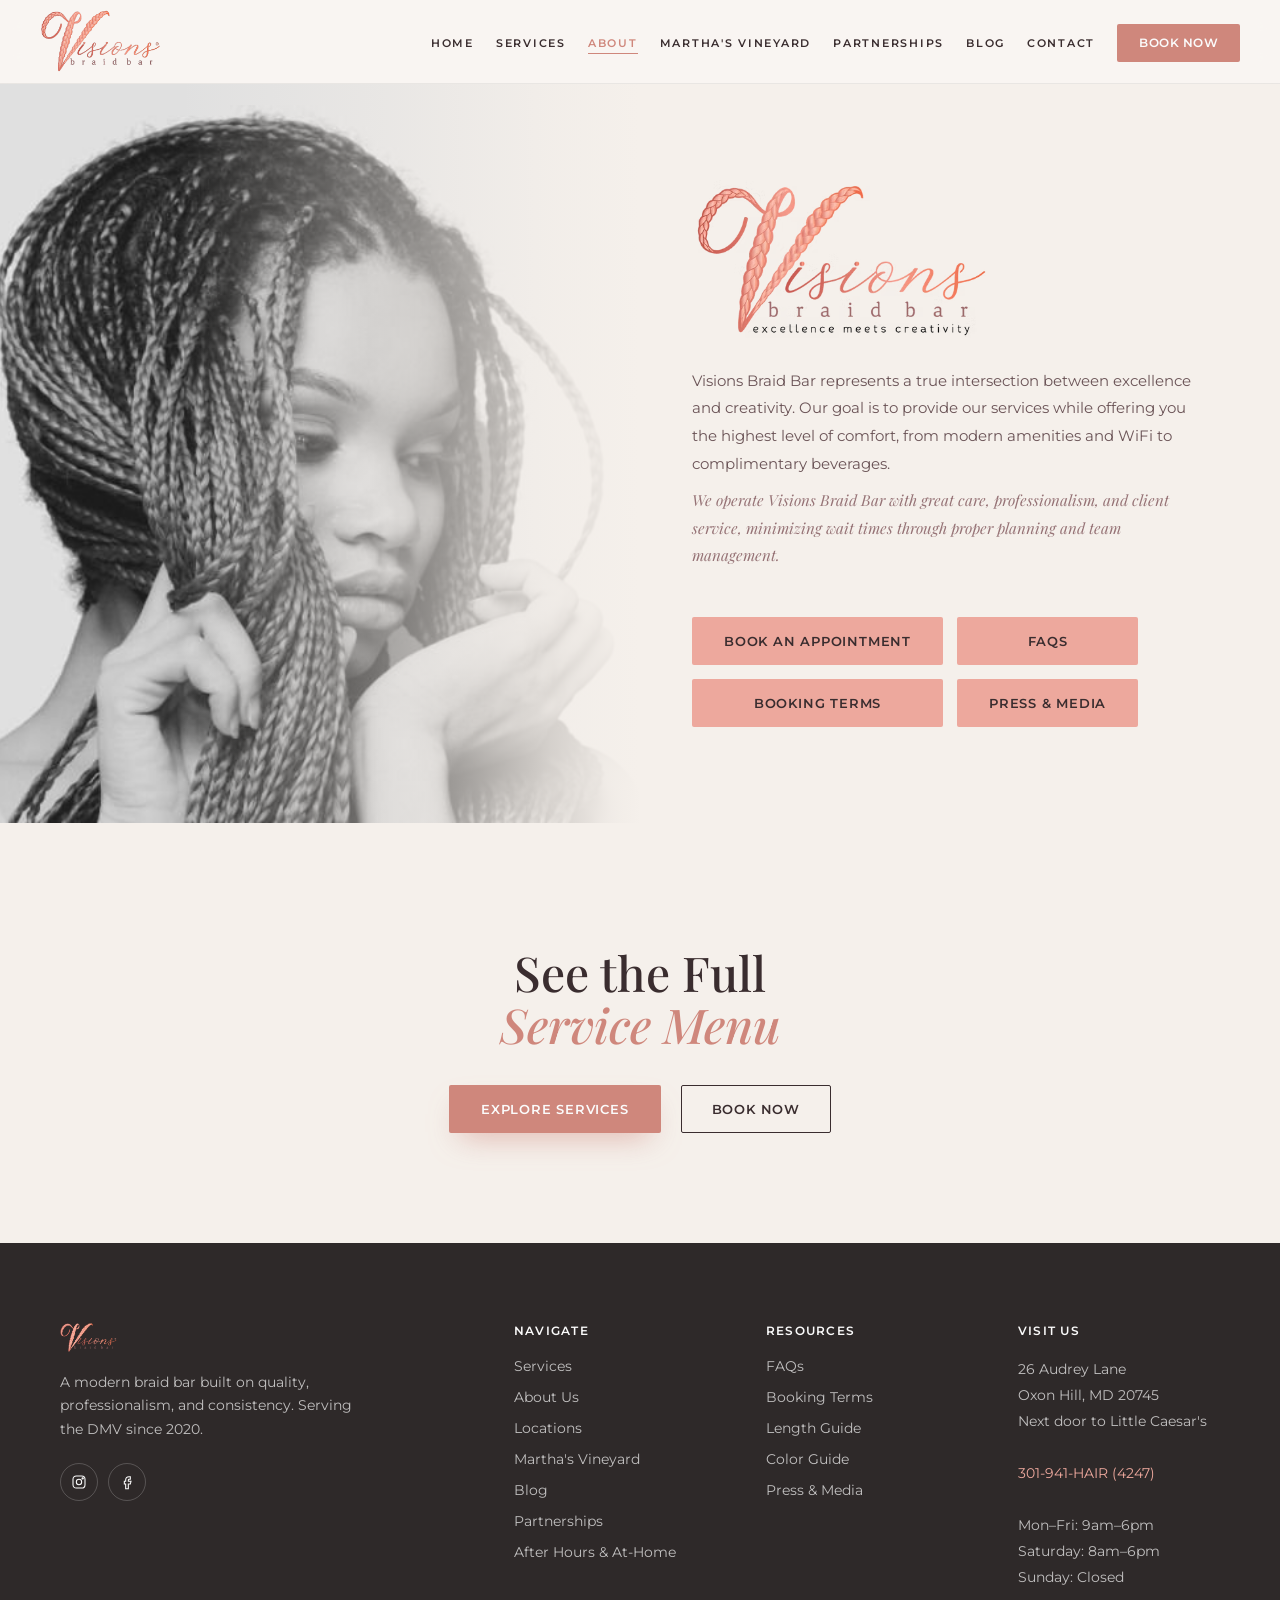
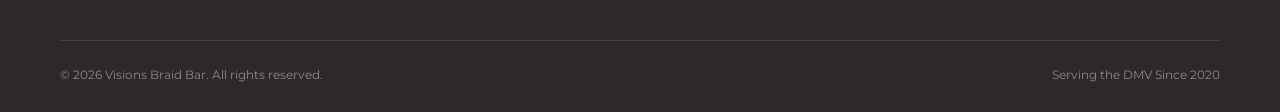
<file: about.html>
<!doctype html>
<html lang="en">
<head>
<meta charset="UTF-8">
<meta name="viewport" content="width=device-width, initial-scale=1.0, viewport-fit=cover">
<title>About | Visions Braid Bar</title>
<link rel="icon" href="favicon.ico" sizes="any">
<link rel="icon" type="image/png" sizes="32x32" href="favicon-32x32.png">
<link rel="icon" type="image/png" sizes="16x16" href="favicon-16x16.png">
<link rel="apple-touch-icon" href="apple-touch-icon.png">
<meta name="description" content="Meet the team behind Visions Braid Bar, a braid bar in Oxon Hill, MD built on quality, professionalism, and consistency since 2020.">
<link rel="canonical" href="https://www.visionsbraidbar.com/about.html">
<meta property="og:title" content="About | Visions Braid Bar">
<meta property="og:description" content="Meet the team behind Visions Braid Bar, a braid bar in Oxon Hill, MD built on quality, professionalism, and consistency since 2020.">
<meta property="og:url" content="https://www.visionsbraidbar.com/about.html">
<meta property="og:type" content="website">
<meta property="og:image" content="https://www.visionsbraidbar.com/logo.png">
<meta name="twitter:card" content="summary">
<link rel="preconnect" href="https://fonts.googleapis.com">
<link rel="preconnect" href="https://fonts.gstatic.com" crossorigin>
<link href="https://fonts.googleapis.com/css2?family=Playfair+Display:ital,wght@0,400;0,500;0,600;1,400;1,500&family=Montserrat:wght@400;500;600&display=swap" rel="stylesheet">
<link rel="stylesheet" href="styles.css?v=15">
<script type="application/ld+json">
{
  "@context": "https://schema.org",
  "@type": "HairSalon",
  "name": "Visions Braid Bar",
  "url": "https://www.visionsbraidbar.com",
  "telephone": "301-941-4247",
  "image": "https://www.visionsbraidbar.com/logo.png",
  "address": {
    "@type": "PostalAddress",
    "streetAddress": "26 Audrey Lane",
    "addressLocality": "Oxon Hill",
    "addressRegion": "MD",
    "postalCode": "20745",
    "addressCountry": "US"
  },
  "openingHoursSpecification": [
    {
      "@type": "OpeningHoursSpecification",
      "dayOfWeek": ["Monday", "Tuesday", "Wednesday", "Thursday", "Friday"],
      "opens": "09:00",
      "closes": "18:00"
    },
    {
      "@type": "OpeningHoursSpecification",
      "dayOfWeek": "Saturday",
      "opens": "08:00",
      "closes": "18:00"
    }
  ],
  "priceRange": "$$"
}
</script>
<!-- Google Analytics GA4: replace G-XXXXXXXXXX with the real Measurement ID (GA4 → Admin → Data Streams) -->
<script async src="https://www.googletagmanager.com/gtag/js?id=G-XXXXXXXXXX"></script>
<script>
  window.dataLayer = window.dataLayer || [];
  function gtag(){dataLayer.push(arguments);}
  gtag('js', new Date());
  gtag('config', 'G-XXXXXXXXXX');
</script>
</head>
<body>
<div class="page-transition" id="page-transition"><img src="logo.png" alt=""></div>
<noscript><style>.page-transition{display:none}</style></noscript>
<nav id="site-nav">
  <div class="nav-logo"><a href="index.html"><img src="logo.png" alt="Visions Braid Bar"></a></div>
  <ul class="nav-links">
    <li><a href="index.html">Home</a></li>
    <li><a href="services.html">Services</a></li>
    <li><a href="about.html" class="active" aria-current="page">About</a></li>
    <li><a href="marthas-vineyard.html">Martha's Vineyard</a></li>
    <li><a href="partnerships.html">Partnerships</a></li>
    <li><a href="blog.html">Blog</a></li>
    <li><a href="contact.html">Contact</a></li>
    <li><a href="https://phorest.com/book/salons/visionsbraidbar" class="nav-cta" target="_blank" rel="noopener">Book Now</a></li>
  </ul>
  <button class="nav-hamburger" id="hamburger" aria-label="Open menu" aria-expanded="false"><span></span><span></span><span></span></button>
</nav>
<div class="mobile-menu" id="mobile-menu">
  <a href="index.html">Home</a>
  <a href="services.html">Services</a>
  <a href="about.html">About</a>
  <a href="marthas-vineyard.html">Martha's Vineyard</a>
  <a href="partnerships.html">Partnerships</a>
  <a href="blog.html">Blog</a>
  <a href="contact.html">Contact</a>
  <a href="https://phorest.com/book/salons/visionsbraidbar" class="m-book" target="_blank" rel="noopener">Book Now</a>
</div>
<section class="about about-light">
  <div class="about-img reveal">
    <img src="images/about-portrait.jpg" alt="Visions Braid Bar client with box braids">
    <div class="about-img-ov"></div>
  </div>
  <div class="about-content reveal">
    <img src="images/logo-tagline.png" alt="Visions Braid Bar — Excellence Meets Creativity" class="about-logo-mark">
    <h1 class="sr-only">About Visions Braid Bar</h1>
    <p class="about-body">Visions Braid Bar represents a true intersection between excellence and creativity. Our goal is to provide our services while offering you the highest level of comfort, from modern amenities and WiFi to complimentary beverages.</p>
    <p class="about-credibility">We operate Visions Braid Bar with great care, professionalism, and client service, minimizing wait times through proper planning and team management.</p>
    <div class="about-actions">
      <a href="https://phorest.com/book/salons/visionsbraidbar" class="btn btn-soft" target="_blank" rel="noopener">Book an Appointment</a>
      <a href="index.html#faq" class="btn btn-soft">FAQs</a>
      <a href="booking-terms.html" class="btn btn-soft">Booking Terms</a>
      <a href="https://forms.gle/cV3jptaKvThznRDM7" class="btn btn-soft" target="_blank" rel="noopener">Press &amp; Media</a>
    </div>
  </div>
</section>
<section class="cta-band reveal">
  <h2 class="s-title">See the Full<br><em>Service Menu</em></h2>
  <div class="cta-band-actions">
    <a href="services.html" class="btn btn-primary">Explore Services</a>
    <a href="https://phorest.com/book/salons/visionsbraidbar" class="btn btn-outline-dark" target="_blank" rel="noopener">Book Now</a>
  </div>
</section>
<footer>
  <div class="footer-grid">
    <div>
      <div class="f-logo"><img src="logo.png" alt="Visions Braid Bar"></div>
      <p class="f-desc">A modern braid bar built on quality, professionalism, and consistency. Serving the DMV since 2020.</p>
      <div class="f-social">
        <a href="https://www.instagram.com/visionsbraidbar/" target="_blank" rel="noopener" aria-label="Instagram"><svg viewBox="0 0 24 24"><rect x="3" y="3" width="18" height="18" rx="5"/><circle cx="12" cy="12" r="4"/><circle cx="17.5" cy="6.5" r="1"/></svg></a>
        <a href="https://www.facebook.com/myvisionsbraidbar/" target="_blank" rel="noopener" aria-label="Facebook"><svg viewBox="0 0 24 24"><path d="M15 8h2V4h-2a5 5 0 0 0-5 5v2H8v4h2v7h4v-7h3l1-4h-4V9a1 1 0 0 1 1-1z"/></svg></a>
      </div>
    </div>
    <div class="f-col">
      <h4>Navigate</h4>
      <ul>
        <li><a href="services.html">Services</a></li>
        <li><a href="about.html">About Us</a></li>
        <li><a href="locations.html">Locations</a></li>
        <li><a href="marthas-vineyard.html">Martha's Vineyard</a></li>
        <li><a href="blog.html">Blog</a></li>
        <li><a href="partnerships.html">Partnerships</a></li>
        <li><a href="contact.html">After Hours &amp; At-Home</a></li>
      </ul>
    </div>
    <div class="f-col">
      <h4>Resources</h4>
      <ul>
        <li><a href="index.html#faq">FAQs</a></li>
        <li><a href="booking-terms.html">Booking Terms</a></li>
        <li><a href="#">Length Guide</a></li>
        <li><a href="#">Color Guide</a></li>
        <li><a href="https://forms.gle/cV3jptaKvThznRDM7" target="_blank" rel="noopener">Press &amp; Media</a></li>
      </ul>
    </div>
    <div class="f-col">
      <h4>Visit Us</h4>
      <address>
        26 Audrey Lane<br>
        Oxon Hill, MD 20745<br>
        Next door to Little Caesar's<br><br>
        <a href="tel:3019414247">301-941-HAIR (4247)</a><br><br>
        Mon&ndash;Fri: 9am&ndash;6pm<br>
        Saturday: 8am&ndash;6pm<br>
        Sunday: Closed
      </address>
    </div>
  </div>
  <div class="footer-bottom">
    <span>&copy; 2026 Visions Braid Bar. All rights reserved.</span>
    <span>Serving the DMV Since 2020</span>
  </div>
</footer>
<div class="popup-overlay" id="promo-popup">
  <div class="popup-card promo-card" role="dialog" aria-modal="true" aria-labelledby="promo-title">
    <button type="button" class="popup-close" id="promo-close" aria-label="Close">&times;</button>
    <div class="popup-body promo-body">
      <h2 id="promo-title" class="promo-title">15% Off<br><em>Your First Visit</em></h2>
      <p class="promo-desc">Drop your details on our Contact page and we'll reach out with your welcome offer, plus first access to new styles, seasonal promotions, and availability.</p>
      <div class="promo-actions">
        <a href="contact.html#contact" class="btn btn-primary">Claim 15% Off</a>
        <a href="https://phorest.com/book/salons/visionsbraidbar" class="btn btn-outline-dark" target="_blank" rel="noopener">Book an Appointment</a>
      </div>
    </div>
  </div>
</div>
<script src="app.js?v=5"></script>
</body>
</html>
</file>
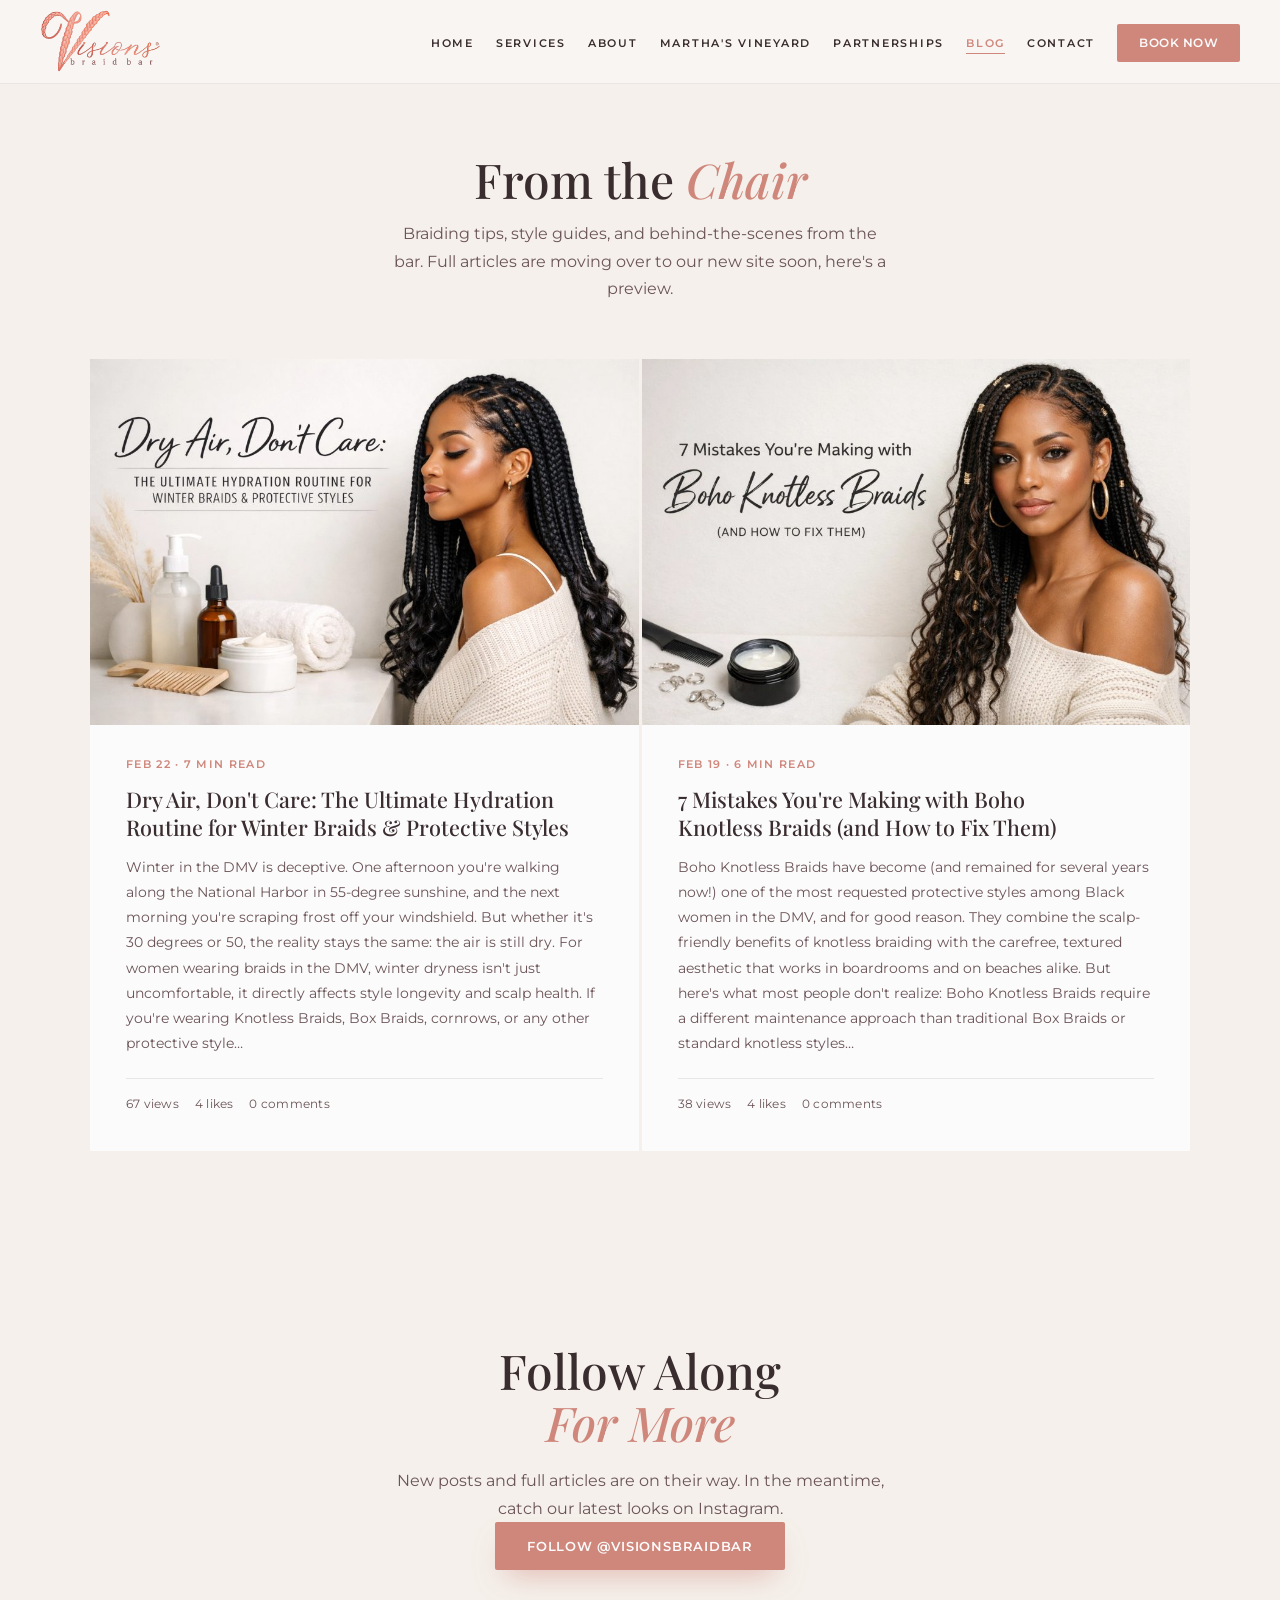
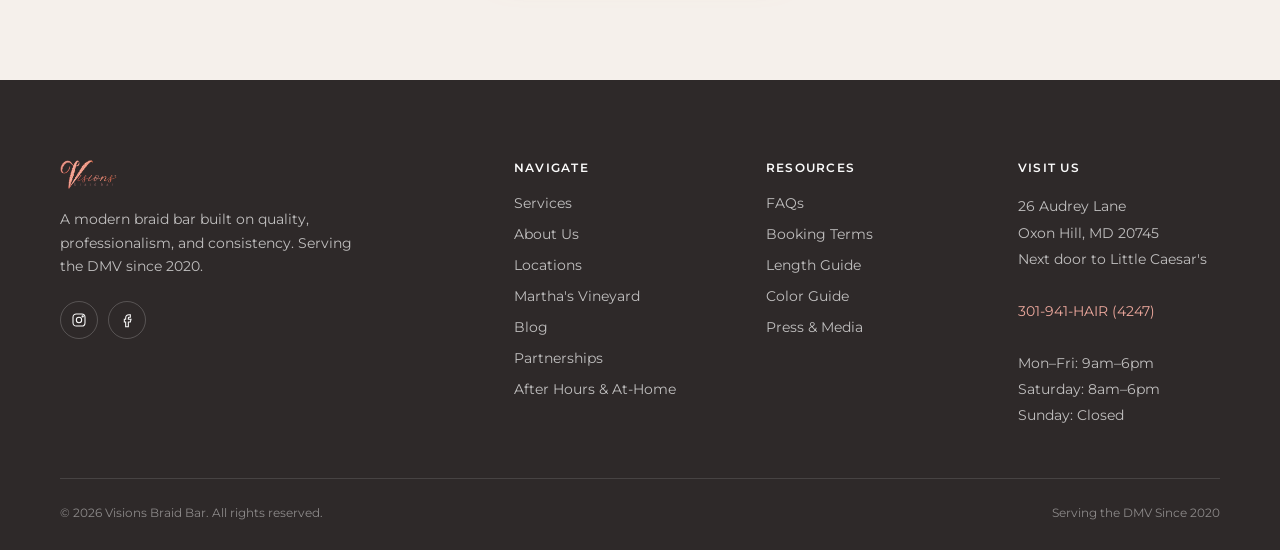
<file: blog.html>
<!doctype html>
<html lang="en">
<head>
<meta charset="UTF-8">
<meta name="viewport" content="width=device-width, initial-scale=1.0, viewport-fit=cover">
<title>Blog | Visions Braid Bar</title>
<link rel="icon" href="favicon.ico" sizes="any">
<link rel="icon" type="image/png" sizes="32x32" href="favicon-32x32.png">
<link rel="icon" type="image/png" sizes="16x16" href="favicon-16x16.png">
<link rel="apple-touch-icon" href="apple-touch-icon.png">
<meta name="description" content="Tips, trends, and hair care guidance from the braiding experts at Visions Braid Bar in Oxon Hill, MD.">
<link rel="canonical" href="https://www.visionsbraidbar.com/blog.html">
<meta property="og:title" content="Blog | Visions Braid Bar">
<meta property="og:description" content="Tips, trends, and hair care guidance from the braiding experts at Visions Braid Bar in Oxon Hill, MD.">
<meta property="og:url" content="https://www.visionsbraidbar.com/blog.html">
<meta property="og:type" content="website">
<meta property="og:image" content="https://www.visionsbraidbar.com/logo.png">
<meta name="twitter:card" content="summary">
<link rel="preconnect" href="https://fonts.googleapis.com">
<link rel="preconnect" href="https://fonts.gstatic.com" crossorigin>
<link href="https://fonts.googleapis.com/css2?family=Playfair+Display:ital,wght@0,400;0,500;0,600;1,400;1,500&family=Montserrat:wght@400;500;600&display=swap" rel="stylesheet">
<link rel="stylesheet" href="styles.css?v=15">
<script type="application/ld+json">
{
  "@context": "https://schema.org",
  "@type": "HairSalon",
  "name": "Visions Braid Bar",
  "url": "https://www.visionsbraidbar.com",
  "telephone": "301-941-4247",
  "image": "https://www.visionsbraidbar.com/logo.png",
  "address": {
    "@type": "PostalAddress",
    "streetAddress": "26 Audrey Lane",
    "addressLocality": "Oxon Hill",
    "addressRegion": "MD",
    "postalCode": "20745",
    "addressCountry": "US"
  },
  "openingHoursSpecification": [
    {
      "@type": "OpeningHoursSpecification",
      "dayOfWeek": ["Monday", "Tuesday", "Wednesday", "Thursday", "Friday"],
      "opens": "09:00",
      "closes": "18:00"
    },
    {
      "@type": "OpeningHoursSpecification",
      "dayOfWeek": "Saturday",
      "opens": "08:00",
      "closes": "18:00"
    }
  ],
  "priceRange": "$$"
}
</script>
<!-- Google Analytics GA4: replace G-XXXXXXXXXX with the real Measurement ID (GA4 → Admin → Data Streams) -->
<script async src="https://www.googletagmanager.com/gtag/js?id=G-XXXXXXXXXX"></script>
<script>
  window.dataLayer = window.dataLayer || [];
  function gtag(){dataLayer.push(arguments);}
  gtag('js', new Date());
  gtag('config', 'G-XXXXXXXXXX');
</script>
</head>
<body>
<div class="page-transition" id="page-transition"><img src="logo.png" alt=""></div>
<noscript><style>.page-transition{display:none}</style></noscript>
<nav id="site-nav">
  <div class="nav-logo"><a href="index.html"><img src="logo.png" alt="Visions Braid Bar"></a></div>
  <ul class="nav-links">
    <li><a href="index.html">Home</a></li>
    <li><a href="services.html">Services</a></li>
    <li><a href="about.html">About</a></li>
    <li><a href="marthas-vineyard.html">Martha's Vineyard</a></li>
    <li><a href="partnerships.html">Partnerships</a></li>
    <li><a href="blog.html" class="active" aria-current="page">Blog</a></li>
    <li><a href="contact.html">Contact</a></li>
    <li><a href="https://phorest.com/book/salons/visionsbraidbar" class="nav-cta" target="_blank" rel="noopener">Book Now</a></li>
  </ul>
  <button class="nav-hamburger" id="hamburger" aria-label="Open menu" aria-expanded="false"><span></span><span></span><span></span></button>
</nav>
<div class="mobile-menu" id="mobile-menu">
  <a href="index.html">Home</a>
  <a href="services.html">Services</a>
  <a href="about.html">About</a>
  <a href="marthas-vineyard.html">Martha's Vineyard</a>
  <a href="partnerships.html">Partnerships</a>
  <a href="blog.html">Blog</a>
  <a href="contact.html">Contact</a>
  <a href="https://phorest.com/book/salons/visionsbraidbar" class="m-book" target="_blank" rel="noopener">Book Now</a>
</div>
<div class="page-header reveal">
  <h1 class="s-title">From the <em>Chair</em></h1>
  <p class="s-desc" style="margin:14px auto 0">Braiding tips, style guides, and behind-the-scenes from the bar. Full articles are moving over to our new site soon, here's a preview.</p>
</div>
<section style="padding:0 60px 70px;">
  <div class="blog-grid stagger">
    <article class="blog-card reveal">
      <div class="blog-card-img"><img src="images/blog-winter-hydration.jpg" alt="Dry Air, Don't Care: The Ultimate Hydration Routine for Winter Braids &amp; Protective Styles"></div>
      <div class="blog-card-body">
        <span class="blog-meta">Feb 22 &middot; 7 min read</span>
        <h2 class="blog-title">Dry Air, Don't Care: The Ultimate Hydration Routine for Winter Braids &amp; Protective Styles</h2>
        <p class="blog-excerpt">Winter in the DMV is deceptive. One afternoon you're walking along the National Harbor in 55-degree sunshine, and the next morning you're scraping frost off your windshield. But whether it's 30 degrees or 50, the reality stays the same: the air is still dry. For women wearing braids in the DMV, winter dryness isn't just uncomfortable, it directly affects style longevity and scalp health. If you're wearing Knotless Braids, Box Braids, cornrows, or any other protective style&hellip;</p>
        <div class="blog-stats"><span>67 views</span><span>4 likes</span><span>0 comments</span></div>
      </div>
    </article>
    <article class="blog-card reveal">
      <div class="blog-card-img"><img src="images/blog-boho-knotless.jpg" alt="7 Mistakes You're Making with Boho Knotless Braids (and How to Fix Them)"></div>
      <div class="blog-card-body">
        <span class="blog-meta">Feb 19 &middot; 6 min read</span>
        <h2 class="blog-title">7 Mistakes You're Making with Boho Knotless Braids (and How to Fix Them)</h2>
        <p class="blog-excerpt">Boho Knotless Braids have become (and remained for several years now!) one of the most requested protective styles among Black women in the DMV, and for good reason. They combine the scalp-friendly benefits of knotless braiding with the carefree, textured aesthetic that works in boardrooms and on beaches alike. But here's what most people don't realize: Boho Knotless Braids require a different maintenance approach than traditional Box Braids or standard knotless styles&hellip;</p>
        <div class="blog-stats"><span>38 views</span><span>4 likes</span><span>0 comments</span></div>
      </div>
    </article>
  </div>
</section>
<section class="cta-band reveal">
  <h2 class="s-title">Follow Along<br><em>For More</em></h2>
  <p class="s-desc" style="margin-inline:auto">New posts and full articles are on their way. In the meantime, catch our latest looks on Instagram.</p>
  <a href="https://www.instagram.com/visionsbraidbar/" class="btn btn-primary" target="_blank" rel="noopener">Follow @visionsbraidbar</a>
</section>
<footer>
  <div class="footer-grid">
    <div>
      <div class="f-logo"><img src="logo.png" alt="Visions Braid Bar"></div>
      <p class="f-desc">A modern braid bar built on quality, professionalism, and consistency. Serving the DMV since 2020.</p>
      <div class="f-social">
        <a href="https://www.instagram.com/visionsbraidbar/" target="_blank" rel="noopener" aria-label="Instagram"><svg viewBox="0 0 24 24"><rect x="3" y="3" width="18" height="18" rx="5"/><circle cx="12" cy="12" r="4"/><circle cx="17.5" cy="6.5" r="1"/></svg></a>
        <a href="https://www.facebook.com/myvisionsbraidbar/" target="_blank" rel="noopener" aria-label="Facebook"><svg viewBox="0 0 24 24"><path d="M15 8h2V4h-2a5 5 0 0 0-5 5v2H8v4h2v7h4v-7h3l1-4h-4V9a1 1 0 0 1 1-1z"/></svg></a>
      </div>
    </div>
    <div class="f-col">
      <h4>Navigate</h4>
      <ul>
        <li><a href="services.html">Services</a></li>
        <li><a href="about.html">About Us</a></li>
        <li><a href="locations.html">Locations</a></li>
        <li><a href="marthas-vineyard.html">Martha's Vineyard</a></li>
        <li><a href="blog.html">Blog</a></li>
        <li><a href="partnerships.html">Partnerships</a></li>
        <li><a href="contact.html">After Hours &amp; At-Home</a></li>
      </ul>
    </div>
    <div class="f-col">
      <h4>Resources</h4>
      <ul>
        <li><a href="index.html#faq">FAQs</a></li>
        <li><a href="booking-terms.html">Booking Terms</a></li>
        <li><a href="#">Length Guide</a></li>
        <li><a href="#">Color Guide</a></li>
        <li><a href="https://forms.gle/cV3jptaKvThznRDM7" target="_blank" rel="noopener">Press &amp; Media</a></li>
      </ul>
    </div>
    <div class="f-col">
      <h4>Visit Us</h4>
      <address>
        26 Audrey Lane<br>
        Oxon Hill, MD 20745<br>
        Next door to Little Caesar's<br><br>
        <a href="tel:3019414247">301-941-HAIR (4247)</a><br><br>
        Mon&ndash;Fri: 9am&ndash;6pm<br>
        Saturday: 8am&ndash;6pm<br>
        Sunday: Closed
      </address>
    </div>
  </div>
  <div class="footer-bottom">
    <span>&copy; 2026 Visions Braid Bar. All rights reserved.</span>
    <span>Serving the DMV Since 2020</span>
  </div>
</footer>
<div class="popup-overlay" id="promo-popup">
  <div class="popup-card promo-card" role="dialog" aria-modal="true" aria-labelledby="promo-title">
    <button type="button" class="popup-close" id="promo-close" aria-label="Close">&times;</button>
    <div class="popup-body promo-body">
      <h2 id="promo-title" class="promo-title">15% Off<br><em>Your First Visit</em></h2>
      <p class="promo-desc">Drop your details on our Contact page and we'll reach out with your welcome offer, plus first access to new styles, seasonal promotions, and availability.</p>
      <div class="promo-actions">
        <a href="contact.html#contact" class="btn btn-primary">Claim 15% Off</a>
        <a href="https://phorest.com/book/salons/visionsbraidbar" class="btn btn-outline-dark" target="_blank" rel="noopener">Book an Appointment</a>
      </div>
    </div>
  </div>
</div>
<script src="app.js?v=5"></script>
</body>
</html>
</file>
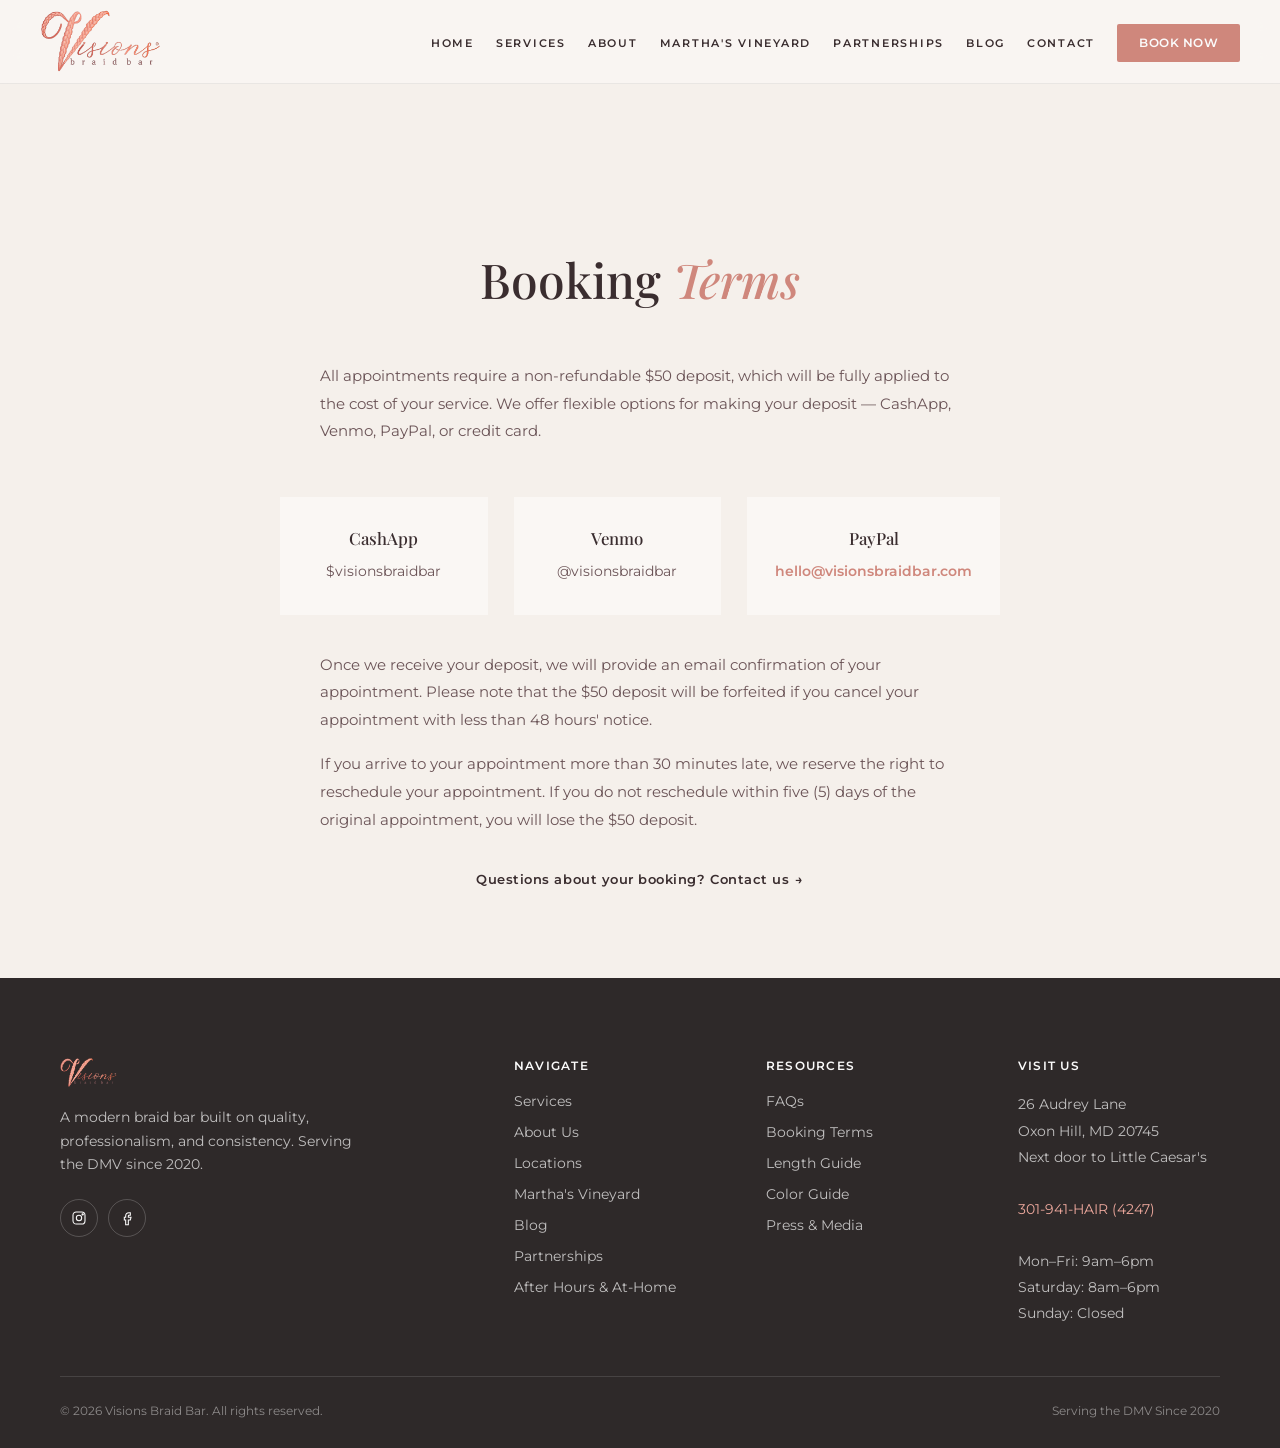
<file: booking-terms.html>
<!doctype html>
<html lang="en">
<head>
<meta charset="UTF-8">
<meta name="viewport" content="width=device-width, initial-scale=1.0, viewport-fit=cover">
<title>Booking Terms | Visions Braid Bar</title>
<link rel="icon" href="favicon.ico" sizes="any">
<link rel="icon" type="image/png" sizes="32x32" href="favicon-32x32.png">
<link rel="icon" type="image/png" sizes="16x16" href="favicon-16x16.png">
<link rel="apple-touch-icon" href="apple-touch-icon.png">
<meta name="description" content="Deposit, payment, and cancellation policies for booking an appointment at Visions Braid Bar in Oxon Hill, MD.">
<link rel="canonical" href="https://www.visionsbraidbar.com/booking-terms.html">
<meta property="og:title" content="Booking Terms | Visions Braid Bar">
<meta property="og:description" content="Deposit, payment, and cancellation policies for booking an appointment at Visions Braid Bar in Oxon Hill, MD.">
<meta property="og:url" content="https://www.visionsbraidbar.com/booking-terms.html">
<meta property="og:type" content="website">
<meta property="og:image" content="https://www.visionsbraidbar.com/logo.png">
<meta name="twitter:card" content="summary">
<link rel="preconnect" href="https://fonts.googleapis.com">
<link rel="preconnect" href="https://fonts.gstatic.com" crossorigin>
<link href="https://fonts.googleapis.com/css2?family=Playfair+Display:ital,wght@0,400;0,500;0,600;1,400;1,500&family=Montserrat:wght@400;500;600&display=swap" rel="stylesheet">
<link rel="stylesheet" href="styles.css?v=15">
<script type="application/ld+json">
{
  "@context": "https://schema.org",
  "@type": "HairSalon",
  "name": "Visions Braid Bar",
  "url": "https://www.visionsbraidbar.com",
  "telephone": "301-941-4247",
  "image": "https://www.visionsbraidbar.com/logo.png",
  "address": {
    "@type": "PostalAddress",
    "streetAddress": "26 Audrey Lane",
    "addressLocality": "Oxon Hill",
    "addressRegion": "MD",
    "postalCode": "20745",
    "addressCountry": "US"
  },
  "openingHoursSpecification": [
    {
      "@type": "OpeningHoursSpecification",
      "dayOfWeek": ["Monday", "Tuesday", "Wednesday", "Thursday", "Friday"],
      "opens": "09:00",
      "closes": "18:00"
    },
    {
      "@type": "OpeningHoursSpecification",
      "dayOfWeek": "Saturday",
      "opens": "08:00",
      "closes": "18:00"
    }
  ],
  "priceRange": "$$"
}
</script>
<!-- Google Analytics GA4: replace G-XXXXXXXXXX with the real Measurement ID (GA4 → Admin → Data Streams) -->
<script async src="https://www.googletagmanager.com/gtag/js?id=G-XXXXXXXXXX"></script>
<script>
  window.dataLayer = window.dataLayer || [];
  function gtag(){dataLayer.push(arguments);}
  gtag('js', new Date());
  gtag('config', 'G-XXXXXXXXXX');
</script>
</head>
<body>
<div class="page-transition" id="page-transition"><img src="logo.png" alt=""></div>
<noscript><style>.page-transition{display:none}</style></noscript>
<nav id="site-nav">
  <div class="nav-logo"><a href="index.html"><img src="logo.png" alt="Visions Braid Bar"></a></div>
  <ul class="nav-links">
    <li><a href="index.html">Home</a></li>
    <li><a href="services.html">Services</a></li>
    <li><a href="about.html">About</a></li>
    <li><a href="marthas-vineyard.html">Martha's Vineyard</a></li>
    <li><a href="partnerships.html">Partnerships</a></li>
    <li><a href="blog.html">Blog</a></li>
    <li><a href="contact.html">Contact</a></li>
    <li><a href="https://phorest.com/book/salons/visionsbraidbar" class="nav-cta" target="_blank" rel="noopener">Book Now</a></li>
  </ul>
  <button class="nav-hamburger" id="hamburger" aria-label="Open menu" aria-expanded="false"><span></span><span></span><span></span></button>
</nav>
<div class="mobile-menu" id="mobile-menu">
  <a href="index.html">Home</a>
  <a href="services.html">Services</a>
  <a href="about.html">About</a>
  <a href="marthas-vineyard.html">Martha's Vineyard</a>
  <a href="partnerships.html">Partnerships</a>
  <a href="blog.html">Blog</a>
  <a href="contact.html">Contact</a>
  <a href="https://phorest.com/book/salons/visionsbraidbar" class="m-book" target="_blank" rel="noopener">Book Now</a>
</div>
<section class="legal">
  <div class="page-header reveal">
    <h1 class="s-title">Booking <em>Terms</em></h1>
  </div>
  <div class="legal-body reveal">
    <p>All appointments require a non-refundable $50 deposit, which will be fully applied to the cost of your service. We offer flexible options for making your deposit &mdash; CashApp, Venmo, PayPal, or credit card.</p>
  </div>
  <div class="contact-quickinfo legal-methods stagger">
    <div class="qi-card">
      <h3>CashApp</h3>
      <p>$visionsbraidbar</p>
    </div>
    <div class="qi-card">
      <h3>Venmo</h3>
      <p>@visionsbraidbar</p>
    </div>
    <div class="qi-card">
      <h3>PayPal</h3>
      <p><a href="mailto:hello@visionsbraidbar.com">hello@visionsbraidbar.com</a></p>
    </div>
  </div>
  <div class="legal-body reveal">
    <p>Once we receive your deposit, we will provide an email confirmation of your appointment. Please note that the $50 deposit will be forfeited if you cancel your appointment with less than 48 hours' notice.</p>
    <p>If you arrive to your appointment more than 30 minutes late, we reserve the right to reschedule your appointment. If you do not reschedule within five (5) days of the original appointment, you will lose the $50 deposit.</p>
  </div>
  <div class="faq-more"><a href="contact.html" class="link-arrow">Questions about your booking? Contact us <span>&#8594;</span></a></div>
</section>
<footer>
  <div class="footer-grid">
    <div>
      <div class="f-logo"><img src="logo.png" alt="Visions Braid Bar"></div>
      <p class="f-desc">A modern braid bar built on quality, professionalism, and consistency. Serving the DMV since 2020.</p>
      <div class="f-social">
        <a href="https://www.instagram.com/visionsbraidbar/" target="_blank" rel="noopener" aria-label="Instagram"><svg viewBox="0 0 24 24"><rect x="3" y="3" width="18" height="18" rx="5"/><circle cx="12" cy="12" r="4"/><circle cx="17.5" cy="6.5" r="1"/></svg></a>
        <a href="https://www.facebook.com/myvisionsbraidbar/" target="_blank" rel="noopener" aria-label="Facebook"><svg viewBox="0 0 24 24"><path d="M15 8h2V4h-2a5 5 0 0 0-5 5v2H8v4h2v7h4v-7h3l1-4h-4V9a1 1 0 0 1 1-1z"/></svg></a>
      </div>
    </div>
    <div class="f-col">
      <h4>Navigate</h4>
      <ul>
        <li><a href="services.html">Services</a></li>
        <li><a href="about.html">About Us</a></li>
        <li><a href="locations.html">Locations</a></li>
        <li><a href="marthas-vineyard.html">Martha's Vineyard</a></li>
        <li><a href="blog.html">Blog</a></li>
        <li><a href="partnerships.html">Partnerships</a></li>
        <li><a href="contact.html">After Hours &amp; At-Home</a></li>
      </ul>
    </div>
    <div class="f-col">
      <h4>Resources</h4>
      <ul>
        <li><a href="index.html#faq">FAQs</a></li>
        <li><a href="booking-terms.html" class="active" aria-current="page">Booking Terms</a></li>
        <li><a href="#">Length Guide</a></li>
        <li><a href="#">Color Guide</a></li>
        <li><a href="https://forms.gle/cV3jptaKvThznRDM7" target="_blank" rel="noopener">Press &amp; Media</a></li>
      </ul>
    </div>
    <div class="f-col">
      <h4>Visit Us</h4>
      <address>
        26 Audrey Lane<br>
        Oxon Hill, MD 20745<br>
        Next door to Little Caesar's<br><br>
        <a href="tel:3019414247">301-941-HAIR (4247)</a><br><br>
        Mon&ndash;Fri: 9am&ndash;6pm<br>
        Saturday: 8am&ndash;6pm<br>
        Sunday: Closed
      </address>
    </div>
  </div>
  <div class="footer-bottom">
    <span>&copy; 2026 Visions Braid Bar. All rights reserved.</span>
    <span>Serving the DMV Since 2020</span>
  </div>
</footer>
<div class="popup-overlay" id="promo-popup">
  <div class="popup-card promo-card" role="dialog" aria-modal="true" aria-labelledby="promo-title">
    <button type="button" class="popup-close" id="promo-close" aria-label="Close">&times;</button>
    <div class="popup-body promo-body">
      <h2 id="promo-title" class="promo-title">15% Off<br><em>Your First Visit</em></h2>
      <p class="promo-desc">Drop your details on our Contact page and we'll reach out with your welcome offer, plus first access to new styles, seasonal promotions, and availability.</p>
      <div class="promo-actions">
        <a href="contact.html#contact" class="btn btn-primary">Claim 15% Off</a>
        <a href="https://phorest.com/book/salons/visionsbraidbar" class="btn btn-outline-dark" target="_blank" rel="noopener">Book an Appointment</a>
      </div>
    </div>
  </div>
</div>
<script src="app.js?v=5"></script>
</body>
</html>
</file>
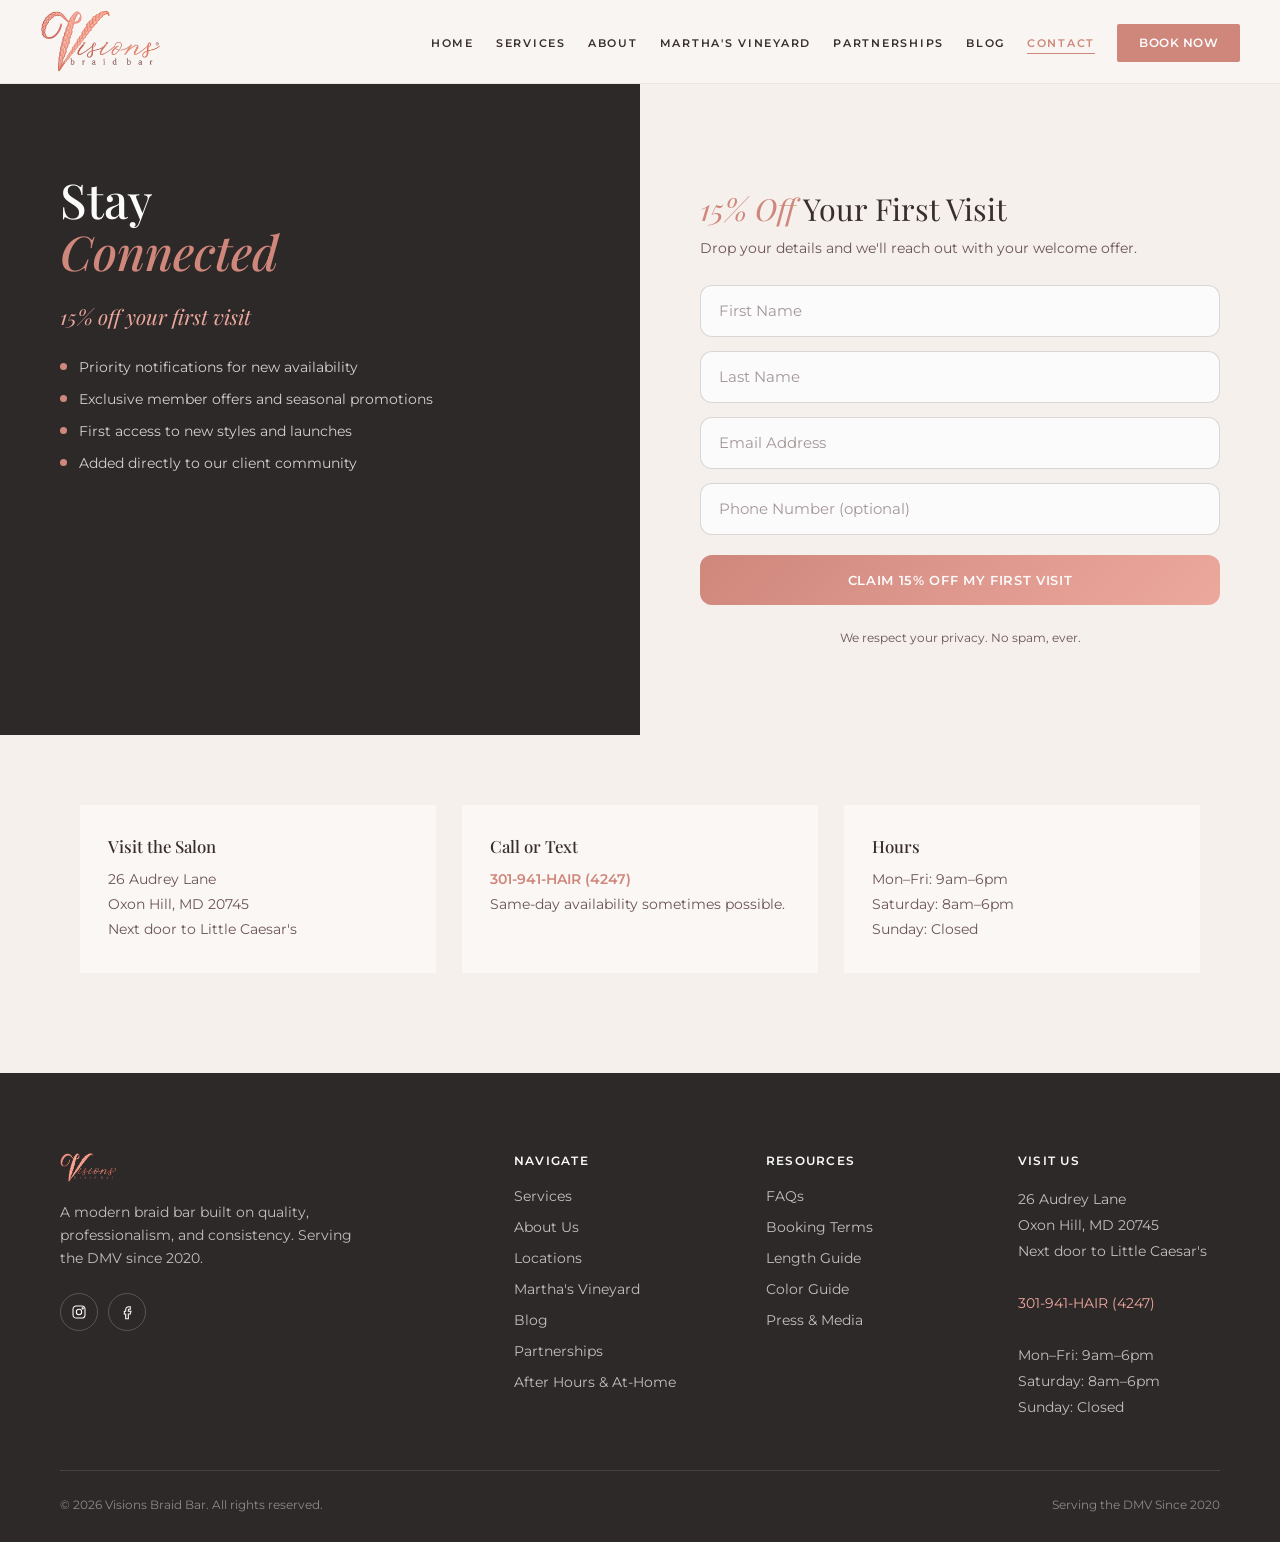
<file: contact.html>
<!doctype html>
<html lang="en">
<head>
<meta charset="UTF-8">
<meta name="viewport" content="width=device-width, initial-scale=1.0, viewport-fit=cover">
<title>Contact | Visions Braid Bar</title>
<link rel="icon" href="favicon.ico" sizes="any">
<link rel="icon" type="image/png" sizes="32x32" href="favicon-32x32.png">
<link rel="icon" type="image/png" sizes="16x16" href="favicon-16x16.png">
<link rel="apple-touch-icon" href="apple-touch-icon.png">
<meta name="description" content="Get in touch with Visions Braid Bar in Oxon Hill, MD: call, message, or book your next braiding appointment online.">
<link rel="canonical" href="https://www.visionsbraidbar.com/contact.html">
<meta property="og:title" content="Contact | Visions Braid Bar">
<meta property="og:description" content="Get in touch with Visions Braid Bar in Oxon Hill, MD: call, message, or book your next braiding appointment online.">
<meta property="og:url" content="https://www.visionsbraidbar.com/contact.html">
<meta property="og:type" content="website">
<meta property="og:image" content="https://www.visionsbraidbar.com/logo.png">
<meta name="twitter:card" content="summary">
<link rel="preconnect" href="https://fonts.googleapis.com">
<link rel="preconnect" href="https://fonts.gstatic.com" crossorigin>
<link href="https://fonts.googleapis.com/css2?family=Playfair+Display:ital,wght@0,400;0,500;0,600;1,400;1,500&family=Montserrat:wght@400;500;600&display=swap" rel="stylesheet">
<link rel="stylesheet" href="styles.css?v=15">
<script type="application/ld+json">
{
  "@context": "https://schema.org",
  "@type": "HairSalon",
  "name": "Visions Braid Bar",
  "url": "https://www.visionsbraidbar.com",
  "telephone": "301-941-4247",
  "image": "https://www.visionsbraidbar.com/logo.png",
  "address": {
    "@type": "PostalAddress",
    "streetAddress": "26 Audrey Lane",
    "addressLocality": "Oxon Hill",
    "addressRegion": "MD",
    "postalCode": "20745",
    "addressCountry": "US"
  },
  "openingHoursSpecification": [
    {
      "@type": "OpeningHoursSpecification",
      "dayOfWeek": ["Monday", "Tuesday", "Wednesday", "Thursday", "Friday"],
      "opens": "09:00",
      "closes": "18:00"
    },
    {
      "@type": "OpeningHoursSpecification",
      "dayOfWeek": "Saturday",
      "opens": "08:00",
      "closes": "18:00"
    }
  ],
  "priceRange": "$$"
}
</script>
<!-- Google Analytics GA4: replace G-XXXXXXXXXX with the real Measurement ID (GA4 → Admin → Data Streams) -->
<script async src="https://www.googletagmanager.com/gtag/js?id=G-XXXXXXXXXX"></script>
<script>
  window.dataLayer = window.dataLayer || [];
  function gtag(){dataLayer.push(arguments);}
  gtag('js', new Date());
  gtag('config', 'G-XXXXXXXXXX');
</script>
</head>
<body>
<div class="page-transition" id="page-transition"><img src="logo.png" alt=""></div>
<noscript><style>.page-transition{display:none}</style></noscript>
<nav id="site-nav">
  <div class="nav-logo"><a href="index.html"><img src="logo.png" alt="Visions Braid Bar"></a></div>
  <ul class="nav-links">
    <li><a href="index.html">Home</a></li>
    <li><a href="services.html">Services</a></li>
    <li><a href="about.html">About</a></li>
    <li><a href="marthas-vineyard.html">Martha's Vineyard</a></li>
    <li><a href="partnerships.html">Partnerships</a></li>
    <li><a href="blog.html">Blog</a></li>
    <li><a href="contact.html" class="active" aria-current="page">Contact</a></li>
    <li><a href="https://phorest.com/book/salons/visionsbraidbar" class="nav-cta" target="_blank" rel="noopener">Book Now</a></li>
  </ul>
  <button class="nav-hamburger" id="hamburger" aria-label="Open menu" aria-expanded="false"><span></span><span></span><span></span></button>
</nav>
<div class="mobile-menu" id="mobile-menu">
  <a href="index.html">Home</a>
  <a href="services.html">Services</a>
  <a href="about.html">About</a>
  <a href="marthas-vineyard.html">Martha's Vineyard</a>
  <a href="partnerships.html">Partnerships</a>
  <a href="blog.html">Blog</a>
  <a href="contact.html">Contact</a>
  <a href="https://phorest.com/book/salons/visionsbraidbar" class="m-book" target="_blank" rel="noopener">Book Now</a>
</div>
<section class="lead" id="contact">
  <div class="lead-left reveal">
    <h1 class="s-title">Stay<br><em>Connected</em></h1>
    <div class="lead-offer">15% off your first visit</div>
    <ul class="lead-perks">
      <li><div class="perk-dot"></div>Priority notifications for new availability</li>
      <li><div class="perk-dot"></div>Exclusive member offers and seasonal promotions</li>
      <li><div class="perk-dot"></div>First access to new styles and launches</li>
      <li><div class="perk-dot"></div>Added directly to our client community</li>
    </ul>
  </div>
  <div class="lead-form-wrap reveal">
    <span class="lf-title"><em>15% Off</em> Your First Visit</span>
    <span class="lf-sub">Drop your details and we'll reach out with your welcome offer.</span>
    <form class="lead-form" id="lead-form" novalidate>
      <div class="fg"><input type="text" name="firstName" id="lf-first" placeholder="First Name" required aria-label="First Name"></div>
      <div class="fg"><input type="text" name="lastName" id="lf-last" placeholder="Last Name" required aria-label="Last Name"></div>
      <div class="fg"><input type="email" name="email" id="lf-email" placeholder="Email Address" required aria-label="Email"></div>
      <div class="fg"><input type="tel" name="phone" id="lf-phone" placeholder="Phone Number (optional)" aria-label="Phone"></div>
      <div class="fg fg-honeypot" aria-hidden="true"><input type="text" name="website" tabindex="-1" autocomplete="off"></div>
      <button type="submit" class="fg-submit" id="lf-submit">Claim 15% Off My First Visit</button>
      <p class="fg-note">We respect your privacy. No spam, ever.</p>
    </form>
    <div class="fg-success" id="lf-success" hidden>
      <p>You're in, Visionary!</p>
      <span>Check your inbox. Your 15% off offer is on its way.</span>
    </div>
  </div>
</section>
<div class="contact-quickinfo">
  <div class="qi-card reveal">
    <h3>Visit the Salon</h3>
    <address>26 Audrey Lane<br>Oxon Hill, MD 20745<br>Next door to Little Caesar's</address>
  </div>
  <div class="qi-card reveal">
    <h3>Call or Text</h3>
    <p><a href="tel:3019414247">301-941-HAIR (4247)</a><br>Same-day availability sometimes possible.</p>
  </div>
  <div class="qi-card reveal">
    <h3>Hours</h3>
    <p>Mon&ndash;Fri: 9am&ndash;6pm<br>Saturday: 8am&ndash;6pm<br>Sunday: Closed</p>
  </div>
</div>
<footer>
  <div class="footer-grid">
    <div>
      <div class="f-logo"><img src="logo.png" alt="Visions Braid Bar"></div>
      <p class="f-desc">A modern braid bar built on quality, professionalism, and consistency. Serving the DMV since 2020.</p>
      <div class="f-social">
        <a href="https://www.instagram.com/visionsbraidbar/" target="_blank" rel="noopener" aria-label="Instagram"><svg viewBox="0 0 24 24"><rect x="3" y="3" width="18" height="18" rx="5"/><circle cx="12" cy="12" r="4"/><circle cx="17.5" cy="6.5" r="1"/></svg></a>
        <a href="https://www.facebook.com/myvisionsbraidbar/" target="_blank" rel="noopener" aria-label="Facebook"><svg viewBox="0 0 24 24"><path d="M15 8h2V4h-2a5 5 0 0 0-5 5v2H8v4h2v7h4v-7h3l1-4h-4V9a1 1 0 0 1 1-1z"/></svg></a>
      </div>
    </div>
    <div class="f-col">
      <h4>Navigate</h4>
      <ul>
        <li><a href="services.html">Services</a></li>
        <li><a href="about.html">About Us</a></li>
        <li><a href="locations.html">Locations</a></li>
        <li><a href="marthas-vineyard.html">Martha's Vineyard</a></li>
        <li><a href="blog.html">Blog</a></li>
        <li><a href="partnerships.html">Partnerships</a></li>
        <li><a href="contact.html">After Hours &amp; At-Home</a></li>
      </ul>
    </div>
    <div class="f-col">
      <h4>Resources</h4>
      <ul>
        <li><a href="index.html#faq">FAQs</a></li>
        <li><a href="booking-terms.html">Booking Terms</a></li>
        <li><a href="#">Length Guide</a></li>
        <li><a href="#">Color Guide</a></li>
        <li><a href="https://forms.gle/cV3jptaKvThznRDM7" target="_blank" rel="noopener">Press &amp; Media</a></li>
      </ul>
    </div>
    <div class="f-col">
      <h4>Visit Us</h4>
      <address>
        26 Audrey Lane<br>
        Oxon Hill, MD 20745<br>
        Next door to Little Caesar's<br><br>
        <a href="tel:3019414247">301-941-HAIR (4247)</a><br><br>
        Mon&ndash;Fri: 9am&ndash;6pm<br>
        Saturday: 8am&ndash;6pm<br>
        Sunday: Closed
      </address>
    </div>
  </div>
  <div class="footer-bottom">
    <span>&copy; 2026 Visions Braid Bar. All rights reserved.</span>
    <span>Serving the DMV Since 2020</span>
  </div>
</footer>
<div class="popup-overlay" id="promo-popup">
  <div class="popup-card promo-card" role="dialog" aria-modal="true" aria-labelledby="promo-title">
    <button type="button" class="popup-close" id="promo-close" aria-label="Close">&times;</button>
    <div class="popup-body promo-body">
      <h2 id="promo-title" class="promo-title">15% Off<br><em>Your First Visit</em></h2>
      <p class="promo-desc">Drop your details on our Contact page and we'll reach out with your welcome offer, plus first access to new styles, seasonal promotions, and availability.</p>
      <div class="promo-actions">
        <a href="contact.html#contact" class="btn btn-primary">Claim 15% Off</a>
        <a href="https://phorest.com/book/salons/visionsbraidbar" class="btn btn-outline-dark" target="_blank" rel="noopener">Book an Appointment</a>
      </div>
    </div>
  </div>
</div>
<script src="app.js?v=5"></script>
</body>
</html>
</file>
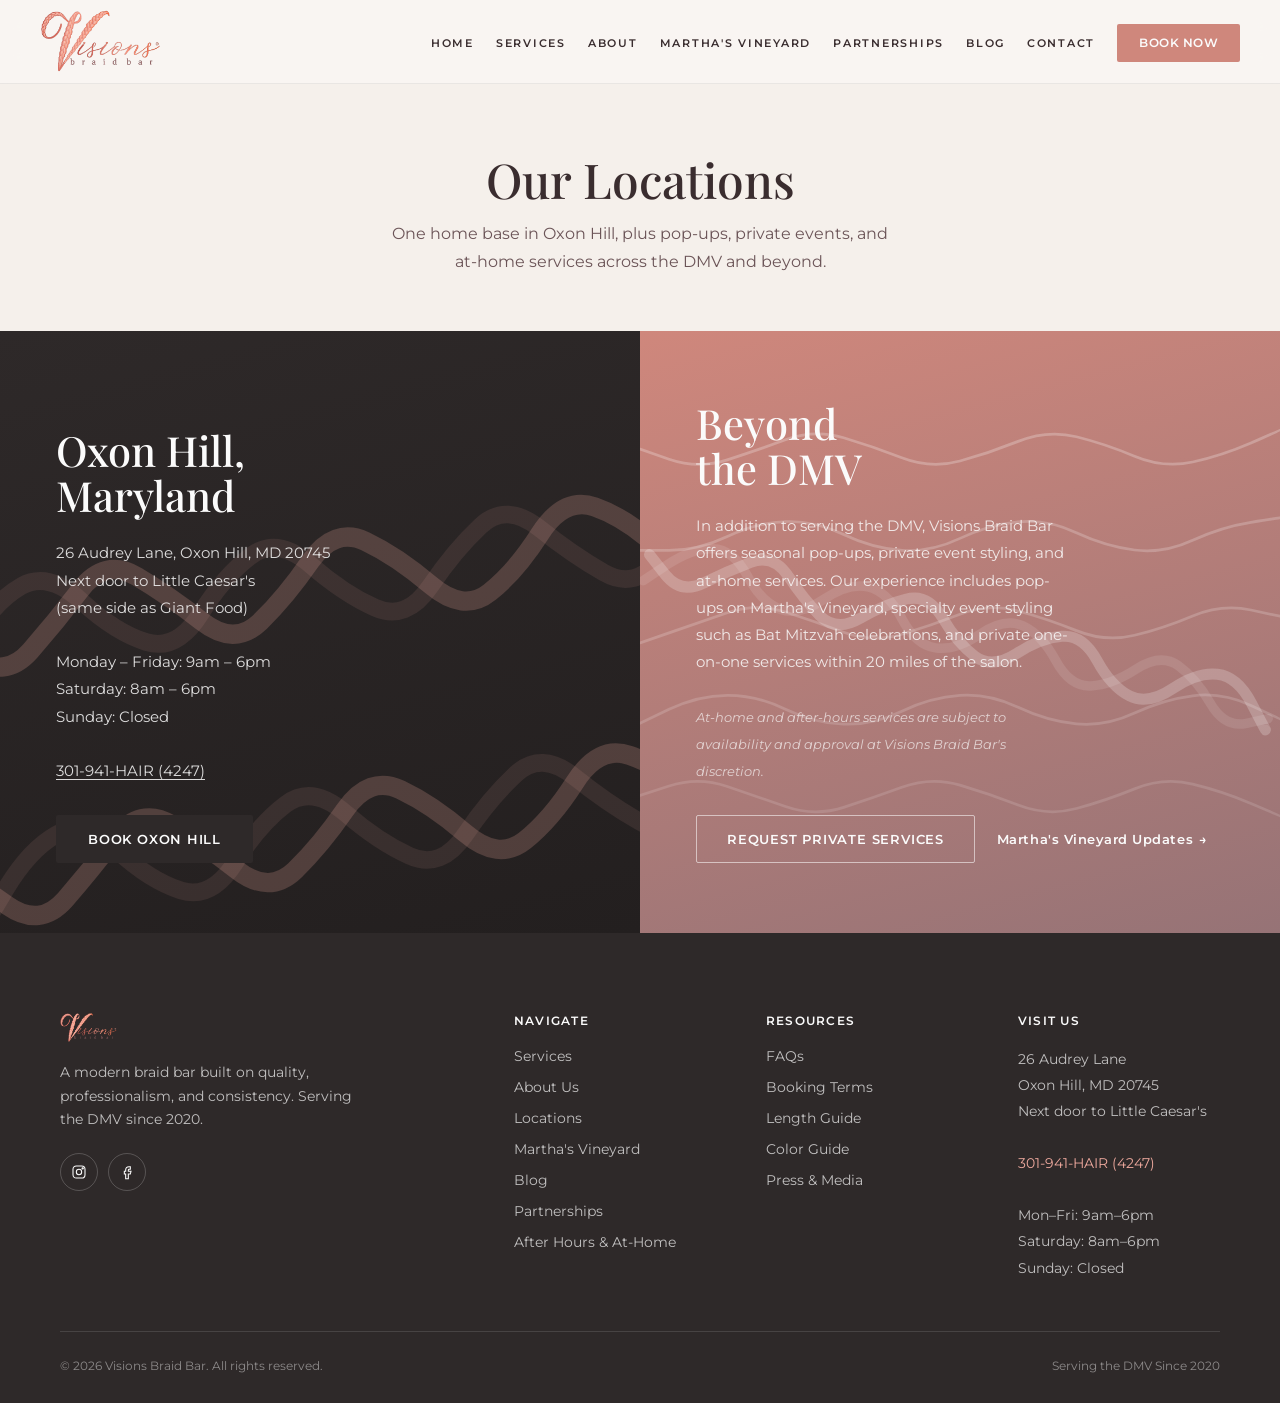
<file: locations.html>
<!doctype html>
<html lang="en">
<head>
<meta charset="UTF-8">
<meta name="viewport" content="width=device-width, initial-scale=1.0, viewport-fit=cover">
<title>Locations | Visions Braid Bar</title>
<link rel="icon" href="favicon.ico" sizes="any">
<link rel="icon" type="image/png" sizes="32x32" href="favicon-32x32.png">
<link rel="icon" type="image/png" sizes="16x16" href="favicon-16x16.png">
<link rel="apple-touch-icon" href="apple-touch-icon.png">
<meta name="description" content="Visit Visions Braid Bar at 26 Audrey Lane, Oxon Hill, MD 20745. Get hours, directions, and parking information.">
<link rel="canonical" href="https://www.visionsbraidbar.com/locations.html">
<meta property="og:title" content="Locations | Visions Braid Bar">
<meta property="og:description" content="Visit Visions Braid Bar at 26 Audrey Lane, Oxon Hill, MD 20745. Get hours, directions, and parking information.">
<meta property="og:url" content="https://www.visionsbraidbar.com/locations.html">
<meta property="og:type" content="website">
<meta property="og:image" content="https://www.visionsbraidbar.com/logo.png">
<meta name="twitter:card" content="summary">
<link rel="preconnect" href="https://fonts.googleapis.com">
<link rel="preconnect" href="https://fonts.gstatic.com" crossorigin>
<link href="https://fonts.googleapis.com/css2?family=Playfair+Display:ital,wght@0,400;0,500;0,600;1,400;1,500&family=Montserrat:wght@400;500;600&display=swap" rel="stylesheet">
<link rel="stylesheet" href="styles.css?v=15">
<script type="application/ld+json">
{
  "@context": "https://schema.org",
  "@type": "HairSalon",
  "name": "Visions Braid Bar",
  "url": "https://www.visionsbraidbar.com",
  "telephone": "301-941-4247",
  "image": "https://www.visionsbraidbar.com/logo.png",
  "address": {
    "@type": "PostalAddress",
    "streetAddress": "26 Audrey Lane",
    "addressLocality": "Oxon Hill",
    "addressRegion": "MD",
    "postalCode": "20745",
    "addressCountry": "US"
  },
  "openingHoursSpecification": [
    {
      "@type": "OpeningHoursSpecification",
      "dayOfWeek": ["Monday", "Tuesday", "Wednesday", "Thursday", "Friday"],
      "opens": "09:00",
      "closes": "18:00"
    },
    {
      "@type": "OpeningHoursSpecification",
      "dayOfWeek": "Saturday",
      "opens": "08:00",
      "closes": "18:00"
    }
  ],
  "priceRange": "$$"
}
</script>
<!-- Google Analytics GA4: replace G-XXXXXXXXXX with the real Measurement ID (GA4 → Admin → Data Streams) -->
<script async src="https://www.googletagmanager.com/gtag/js?id=G-XXXXXXXXXX"></script>
<script>
  window.dataLayer = window.dataLayer || [];
  function gtag(){dataLayer.push(arguments);}
  gtag('js', new Date());
  gtag('config', 'G-XXXXXXXXXX');
</script>
</head>
<body>
<div class="page-transition" id="page-transition"><img src="logo.png" alt=""></div>
<noscript><style>.page-transition{display:none}</style></noscript>
<nav id="site-nav">
  <div class="nav-logo"><a href="index.html"><img src="logo.png" alt="Visions Braid Bar"></a></div>
  <ul class="nav-links">
    <li><a href="index.html">Home</a></li>
    <li><a href="services.html">Services</a></li>
    <li><a href="about.html">About</a></li>
    <li><a href="marthas-vineyard.html">Martha's Vineyard</a></li>
    <li><a href="partnerships.html">Partnerships</a></li>
    <li><a href="blog.html">Blog</a></li>
    <li><a href="contact.html">Contact</a></li>
    <li><a href="https://phorest.com/book/salons/visionsbraidbar" class="nav-cta" target="_blank" rel="noopener">Book Now</a></li>
  </ul>
  <button class="nav-hamburger" id="hamburger" aria-label="Open menu" aria-expanded="false"><span></span><span></span><span></span></button>
</nav>
<div class="mobile-menu" id="mobile-menu">
  <a href="index.html">Home</a>
  <a href="services.html">Services</a>
  <a href="about.html">About</a>
  <a href="marthas-vineyard.html">Martha's Vineyard</a>
  <a href="partnerships.html">Partnerships</a>
  <a href="blog.html">Blog</a>
  <a href="contact.html">Contact</a>
  <a href="https://phorest.com/book/salons/visionsbraidbar" class="m-book" target="_blank" rel="noopener">Book Now</a>
</div>
<div class="page-header reveal">
  <h1 class="s-title">Our Locations</h1>
  <p class="s-desc" style="margin:14px auto 0">One home base in Oxon Hill, plus pop-ups, private events, and at-home services across the DMV and beyond.</p>
</div>
<section class="locations" id="locations">
  <div class="loc loc-oxon reveal">
    <div class="loc-bg"><svg viewBox="0 0 700 560" preserveAspectRatio="xMidYMid slice" xmlns="http://www.w3.org/2000/svg"><defs></defs><g transform="rotate(-8 350 280)"><path d="M 0.0 233.3 Q 0.0 233.3 26.9 258.3 Q 53.8 283.3 80.8 260.0 Q 107.7 236.6 134.6 210.1 Q 161.5 183.6 188.5 205.2 Q 215.4 226.8 242.3 254.7 Q 269.2 282.7 296.2 262.9 Q 323.1 243.2 350.0 213.9 Q 376.9 184.7 403.8 202.5 Q 430.8 220.3 457.7 250.7 Q 484.6 281.2 511.5 265.3 Q 538.5 249.5 565.4 218.0 Q 592.3 186.6 619.2 200.3 Q 646.2 214.1 673.1 246.4 T 700.0 278.8" fill="none" stroke="#eda89d" stroke-width="18.0" stroke-linecap="round" opacity="0.22"/><path d="M 0.0 276.6 Q 0.0 276.6 26.9 243.2 Q 53.8 209.8 80.8 199.1 Q 107.7 188.5 134.6 221.2 Q 161.5 253.9 188.5 266.7 Q 215.4 279.5 242.3 247.7 Q 269.2 215.8 296.2 200.9 Q 323.1 186.0 350.0 216.9 Q 376.9 247.8 403.8 264.7 Q 430.8 281.7 457.7 251.9 Q 484.6 222.1 511.5 203.2 Q 538.5 184.3 565.4 212.8 Q 592.3 241.4 619.2 262.1 Q 646.2 282.9 673.1 255.8 T 700.0 228.6" fill="none" stroke="#eda89d" stroke-width="16.4" stroke-linecap="round" opacity="0.10"/><path d="M 0.0 190.0 Q 0.0 190.0 26.9 198.5 Q 53.8 206.9 80.8 240.9 Q 107.7 274.9 134.6 268.7 Q 161.5 262.5 188.5 228.1 Q 215.4 193.7 242.3 197.6 Q 269.2 201.6 296.2 236.2 Q 323.1 270.9 350.0 269.2 Q 376.9 267.6 403.8 232.8 Q 430.8 198.0 457.7 197.4 Q 484.6 196.8 511.5 231.5 Q 538.5 266.2 565.4 269.1 Q 592.3 272.1 619.2 237.5 Q 646.2 203.0 673.1 197.8 T 700.0 192.6" fill="none" stroke="#eda89d" stroke-width="14.8" stroke-linecap="round" opacity="-0.02"/><path d="M 0.0 466.7 Q 0.0 466.7 26.9 491.7 Q 53.8 516.6 80.8 493.3 Q 107.7 470.0 134.6 443.4 Q 161.5 416.9 188.5 438.5 Q 215.4 460.1 242.3 488.0 Q 269.2 516.0 296.2 496.2 Q 323.1 476.5 350.0 447.2 Q 376.9 418.0 403.8 435.8 Q 430.8 453.6 457.7 484.1 Q 484.6 514.5 511.5 498.7 Q 538.5 482.8 565.4 451.4 Q 592.3 419.9 619.2 433.7 Q 646.2 447.4 673.1 479.8 T 700.0 512.1" fill="none" stroke="#eda89d" stroke-width="18.0" stroke-linecap="round" opacity="0.22"/><path d="M 0.0 510.0 Q 0.0 510.0 26.9 476.5 Q 53.8 443.1 80.8 432.5 Q 107.7 421.8 134.6 454.5 Q 161.5 487.3 188.5 500.1 Q 215.4 512.9 242.3 481.0 Q 269.2 449.1 296.2 434.2 Q 323.1 419.3 350.0 450.2 Q 376.9 481.1 403.8 498.0 Q 430.8 515.0 457.7 485.2 Q 484.6 455.4 511.5 436.5 Q 538.5 417.6 565.4 446.1 Q 592.3 474.7 619.2 495.5 Q 646.2 516.3 673.1 489.1 T 700.0 461.9" fill="none" stroke="#eda89d" stroke-width="16.4" stroke-linecap="round" opacity="0.10"/><path d="M 0.0 423.4 Q 0.0 423.4 26.9 431.8 Q 53.8 440.3 80.8 474.2 Q 107.7 508.2 134.6 502.0 Q 161.5 495.8 188.5 461.4 Q 215.4 427.0 242.3 431.0 Q 269.2 434.9 296.2 469.6 Q 323.1 504.2 350.0 502.6 Q 376.9 500.9 403.8 466.1 Q 430.8 431.4 457.7 430.7 Q 484.6 430.1 511.5 464.8 Q 538.5 499.5 565.4 502.5 Q 592.3 505.4 619.2 470.9 Q 646.2 436.3 673.1 431.1 T 700.0 425.9" fill="none" stroke="#eda89d" stroke-width="14.8" stroke-linecap="round" opacity="-0.02"/></g></svg></div>
    <h2 class="loc-name">Oxon Hill,<br>Maryland</h2>
    <address class="loc-detail">
      26 Audrey Lane, Oxon Hill, MD 20745<br>
      Next door to Little Caesar's<br>
      (same side as Giant Food)<br><br>
      Monday &ndash; Friday: 9am &ndash; 6pm<br>
      Saturday: 8am &ndash; 6pm<br>
      Sunday: Closed<br><br>
      <a href="tel:3019414247">301-941-HAIR (4247)</a>
    </address>
    <a href="https://phorest.com/book/salons/visionsbraidbar" class="btn btn-dark" target="_blank" rel="noopener">Book Oxon Hill</a>
  </div>
  <div class="loc loc-mv reveal">
    <div class="loc-bg"><svg viewBox="0 0 700 560" xmlns="http://www.w3.org/2000/svg"><path d="M 0.0 80.0 Q 0.0 80.0 31.8 91.0 Q 63.6 102.0 95.5 91.7 Q 127.3 81.4 159.1 69.8 Q 190.9 58.1 222.7 67.6 Q 254.5 77.1 286.4 89.4 Q 318.2 101.7 350.0 93.0 Q 381.8 84.3 413.6 71.5 Q 445.5 58.6 477.3 66.4 Q 509.1 74.3 540.9 87.7 Q 572.7 101.0 604.5 94.1 Q 636.4 87.1 668.2 73.3 T 700.0 59.4" fill="none" stroke="#fbfbfb" stroke-width="3" stroke-linecap="round" opacity="0.25"/><path d="M 0.0 190.8 Q 0.0 190.8 31.8 190.8 Q 63.6 190.8 95.5 175.6 Q 127.3 160.3 159.1 159.2 Q 190.9 158.2 222.7 173.4 Q 254.5 188.6 286.4 190.7 Q 318.2 192.7 350.0 177.6 Q 381.8 162.5 413.6 159.5 Q 445.5 156.5 477.3 171.4 Q 509.1 186.2 540.9 190.3 Q 572.7 194.3 604.5 179.6 Q 636.4 165.0 668.2 160.0 T 700.0 155.1" fill="none" stroke="#fbfbfb" stroke-width="3" stroke-linecap="round" opacity="0.22"/><path d="M 0.0 292.0 Q 0.0 292.0 31.8 281.0 Q 63.6 270.1 95.5 259.0 Q 127.3 248.0 159.1 258.2 Q 190.9 268.5 222.7 280.2 Q 254.5 291.9 286.4 282.4 Q 318.2 273.0 350.0 260.6 Q 381.8 248.3 413.6 257.0 Q 445.5 265.6 477.3 278.5 Q 509.1 291.4 540.9 283.6 Q 572.7 275.8 604.5 262.4 Q 636.4 249.0 668.2 255.9 T 700.0 262.8" fill="none" stroke="#fbfbfb" stroke-width="3" stroke-linecap="round" opacity="0.19"/><path d="M 0.0 379.9 Q 0.0 379.9 31.8 364.6 Q 63.6 349.3 95.5 349.2 Q 127.3 349.1 159.1 364.4 Q 190.9 379.7 222.7 380.8 Q 254.5 381.9 286.4 366.6 Q 318.2 351.4 350.0 349.3 Q 381.8 347.2 413.6 362.3 Q 445.5 377.4 477.3 380.5 Q 509.1 383.6 540.9 368.7 Q 572.7 353.8 604.5 349.8 Q 636.4 345.7 668.2 360.3 T 700.0 374.9" fill="none" stroke="#fbfbfb" stroke-width="3" stroke-linecap="round" opacity="0.16"/><path d="M 0.0 458.7 Q 0.0 458.7 31.8 448.4 Q 63.6 438.0 95.5 448.9 Q 127.3 459.8 159.1 470.9 Q 190.9 482.0 222.7 471.8 Q 254.5 461.6 286.4 449.9 Q 318.2 438.1 350.0 447.5 Q 381.8 456.9 413.6 469.3 Q 445.5 481.7 477.3 473.1 Q 509.1 464.5 540.9 451.6 Q 572.7 438.6 604.5 446.4 Q 636.4 454.1 668.2 467.5 T 700.0 481.0" fill="none" stroke="#fbfbfb" stroke-width="3" stroke-linecap="round" opacity="0.13"/><defs></defs><g transform="rotate(14 350 280)"><path d="M 0.0 280.0 Q 0.0 280.0 21.9 297.0 Q 43.8 314.0 65.6 295.4 Q 87.5 276.9 109.4 261.6 Q 131.3 246.3 153.1 266.3 Q 175.0 286.2 196.9 299.7 Q 218.8 313.1 240.6 291.9 Q 262.5 270.7 284.4 259.2 Q 306.3 247.8 328.1 270.0 Q 350.0 292.3 371.9 301.7 Q 393.8 311.1 415.6 288.0 Q 437.5 264.8 459.4 257.6 Q 481.3 250.3 503.1 274.1 Q 525.0 297.9 546.9 303.0 Q 568.8 308.0 590.6 283.8 Q 612.5 259.5 634.4 256.7 Q 656.3 253.8 678.1 278.4 T 700.0 302.9" fill="none" stroke="#fbfbfb" stroke-width="12.0" stroke-linecap="round" opacity="0.22"/><path d="M 0.0 309.4 Q 0.0 309.4 21.9 285.6 Q 43.8 261.7 65.6 257.0 Q 87.5 252.2 109.4 276.6 Q 131.3 300.9 153.1 303.4 Q 175.0 305.8 196.9 281.3 Q 218.8 256.7 240.6 256.5 Q 262.5 256.3 284.4 280.9 Q 306.3 305.5 328.1 303.4 Q 350.0 301.3 371.9 276.9 Q 393.8 252.6 415.6 256.9 Q 437.5 261.2 459.4 285.2 Q 481.3 309.2 503.1 302.6 Q 525.0 296.1 546.9 272.7 Q 568.8 249.3 590.6 258.0 Q 612.5 266.7 634.4 289.3 Q 656.3 311.9 678.1 301.1 T 700.0 290.3" fill="none" stroke="#fbfbfb" stroke-width="10.4" stroke-linecap="round" opacity="0.10"/><path d="M 0.0 250.6 Q 0.0 250.6 21.9 257.5 Q 43.8 264.4 65.6 287.6 Q 87.5 310.9 109.4 301.8 Q 131.3 292.8 153.1 270.4 Q 175.0 247.9 196.9 259.1 Q 218.8 270.2 240.6 291.6 Q 262.5 313.0 284.4 299.9 Q 306.3 286.8 328.1 266.6 Q 350.0 246.4 371.9 261.4 Q 393.8 276.3 415.6 295.1 Q 437.5 313.9 459.4 297.2 Q 481.3 280.5 503.1 263.3 Q 525.0 246.0 546.9 264.3 Q 568.8 282.6 590.6 298.2 Q 612.5 313.7 634.4 294.0 Q 656.3 274.3 678.1 260.5 T 700.0 246.8" fill="none" stroke="#fbfbfb" stroke-width="8.8" stroke-linecap="round" opacity="-0.02"/></g></svg></div>
    <h2 class="loc-name">Beyond<br>the DMV</h2>
    <p class="loc-detail">
      In addition to serving the DMV, Visions Braid Bar offers seasonal pop-ups, private event styling, and at-home services. Our experience includes pop-ups on Martha's Vineyard, specialty event styling such as Bat Mitzvah celebrations, and private one-on-one services within 20 miles of the salon.<br><br>
      <em style="font-size:.82rem;opacity:.8">At-home and after-hours services are subject to availability and approval at Visions Braid Bar's discretion.</em>
    </p>
    <div style="display:flex;align-items:center;gap:22px;flex-wrap:wrap;">
      <a href="contact.html" class="btn btn-outline-light">Request Private Services</a>
      <a href="marthas-vineyard.html" class="link-arrow" style="color:var(--snow)">Martha's Vineyard Updates <span>&#8594;</span></a>
    </div>
  </div>
</section>
<footer>
  <div class="footer-grid">
    <div>
      <div class="f-logo"><img src="logo.png" alt="Visions Braid Bar"></div>
      <p class="f-desc">A modern braid bar built on quality, professionalism, and consistency. Serving the DMV since 2020.</p>
      <div class="f-social">
        <a href="https://www.instagram.com/visionsbraidbar/" target="_blank" rel="noopener" aria-label="Instagram"><svg viewBox="0 0 24 24"><rect x="3" y="3" width="18" height="18" rx="5"/><circle cx="12" cy="12" r="4"/><circle cx="17.5" cy="6.5" r="1"/></svg></a>
        <a href="https://www.facebook.com/myvisionsbraidbar/" target="_blank" rel="noopener" aria-label="Facebook"><svg viewBox="0 0 24 24"><path d="M15 8h2V4h-2a5 5 0 0 0-5 5v2H8v4h2v7h4v-7h3l1-4h-4V9a1 1 0 0 1 1-1z"/></svg></a>
      </div>
    </div>
    <div class="f-col">
      <h4>Navigate</h4>
      <ul>
        <li><a href="services.html">Services</a></li>
        <li><a href="about.html">About Us</a></li>
        <li><a href="locations.html">Locations</a></li>
        <li><a href="marthas-vineyard.html">Martha's Vineyard</a></li>
        <li><a href="blog.html">Blog</a></li>
        <li><a href="partnerships.html">Partnerships</a></li>
        <li><a href="contact.html">After Hours &amp; At-Home</a></li>
      </ul>
    </div>
    <div class="f-col">
      <h4>Resources</h4>
      <ul>
        <li><a href="index.html#faq">FAQs</a></li>
        <li><a href="booking-terms.html">Booking Terms</a></li>
        <li><a href="#">Length Guide</a></li>
        <li><a href="#">Color Guide</a></li>
        <li><a href="https://forms.gle/cV3jptaKvThznRDM7" target="_blank" rel="noopener">Press &amp; Media</a></li>
      </ul>
    </div>
    <div class="f-col">
      <h4>Visit Us</h4>
      <address>
        26 Audrey Lane<br>
        Oxon Hill, MD 20745<br>
        Next door to Little Caesar's<br><br>
        <a href="tel:3019414247">301-941-HAIR (4247)</a><br><br>
        Mon&ndash;Fri: 9am&ndash;6pm<br>
        Saturday: 8am&ndash;6pm<br>
        Sunday: Closed
      </address>
    </div>
  </div>
  <div class="footer-bottom">
    <span>&copy; 2026 Visions Braid Bar. All rights reserved.</span>
    <span>Serving the DMV Since 2020</span>
  </div>
</footer>
<div class="popup-overlay" id="promo-popup">
  <div class="popup-card promo-card" role="dialog" aria-modal="true" aria-labelledby="promo-title">
    <button type="button" class="popup-close" id="promo-close" aria-label="Close">&times;</button>
    <div class="popup-body promo-body">
      <h2 id="promo-title" class="promo-title">15% Off<br><em>Your First Visit</em></h2>
      <p class="promo-desc">Drop your details on our Contact page and we'll reach out with your welcome offer, plus first access to new styles, seasonal promotions, and availability.</p>
      <div class="promo-actions">
        <a href="contact.html#contact" class="btn btn-primary">Claim 15% Off</a>
        <a href="https://phorest.com/book/salons/visionsbraidbar" class="btn btn-outline-dark" target="_blank" rel="noopener">Book an Appointment</a>
      </div>
    </div>
  </div>
</div>
<script src="app.js?v=5"></script>
</body>
</html>
</file>
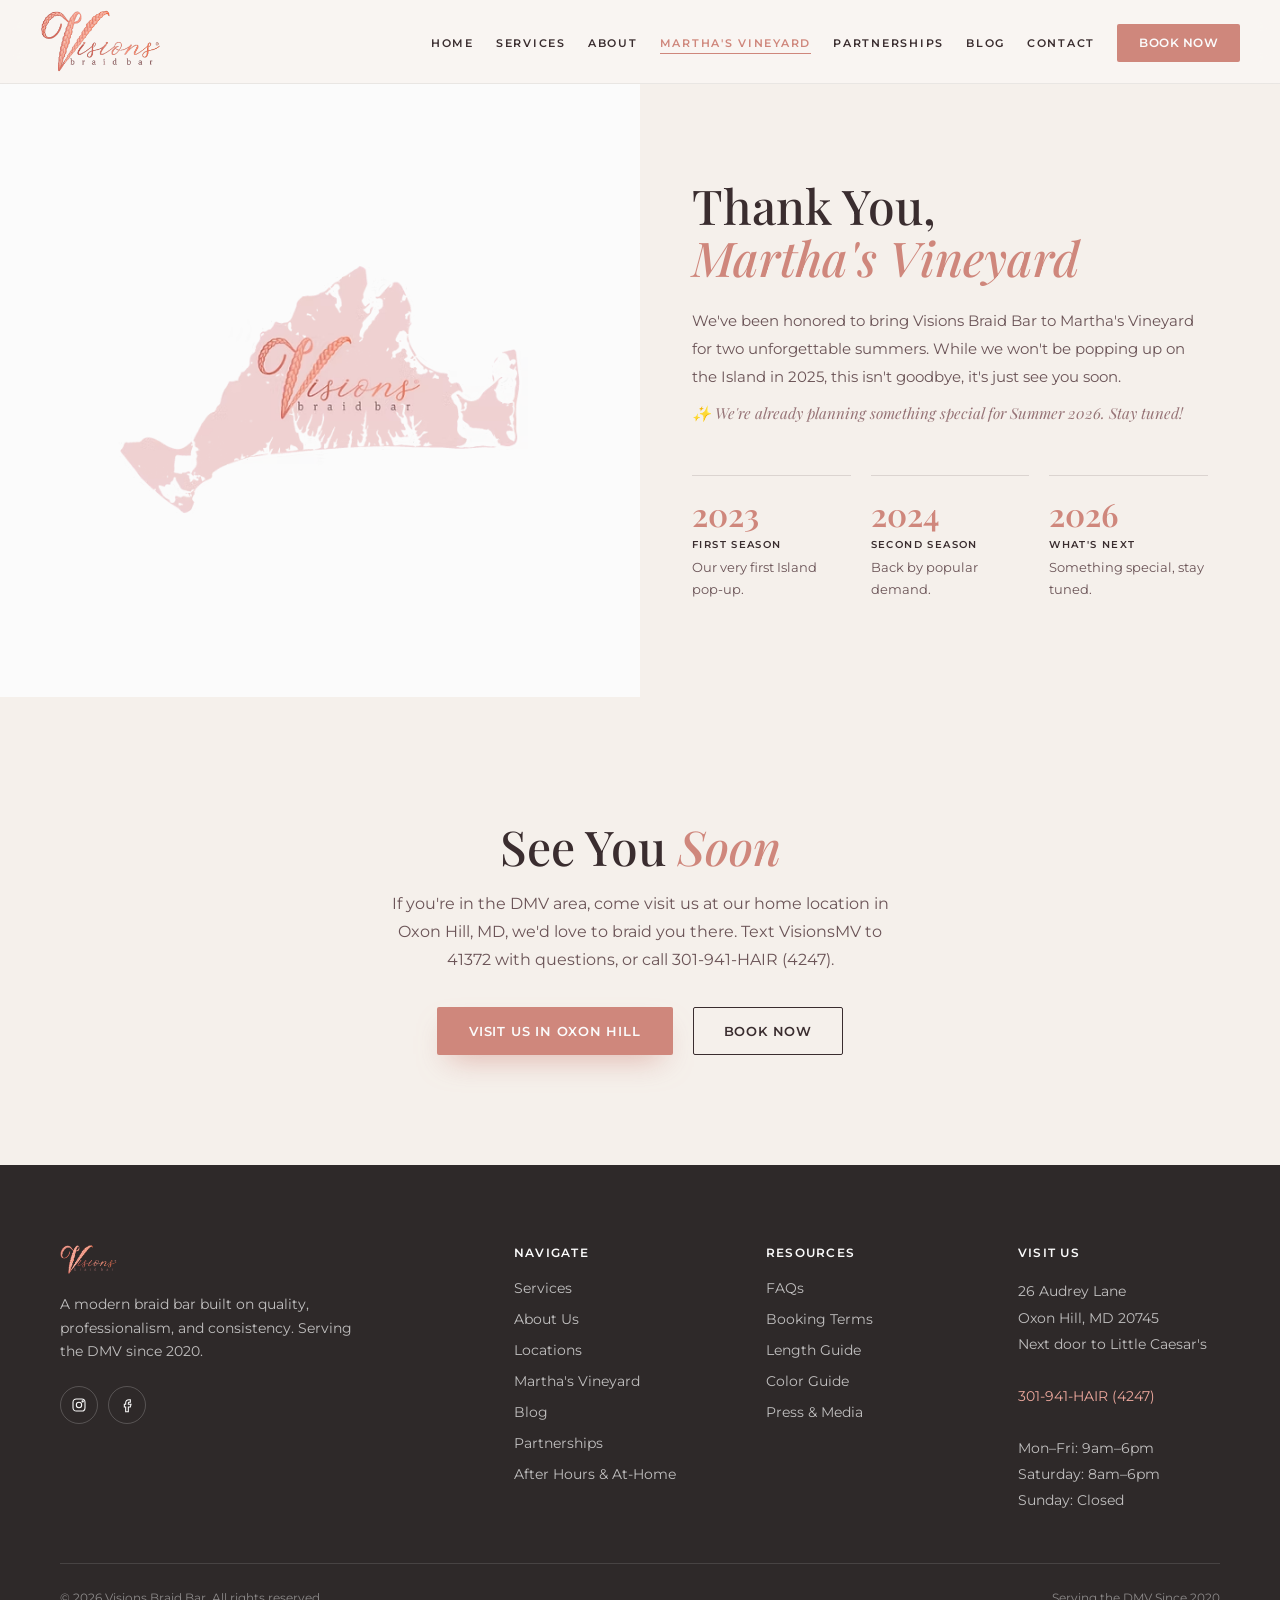
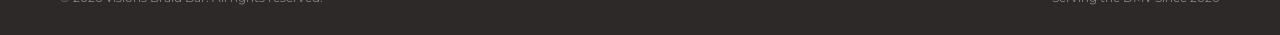
<file: marthas-vineyard.html>
<!doctype html>
<html lang="en">
<head>
<meta charset="UTF-8">
<meta name="viewport" content="width=device-width, initial-scale=1.0, viewport-fit=cover">
<title>Martha's Vineyard | Visions Braid Bar</title>
<link rel="icon" href="favicon.ico" sizes="any">
<link rel="icon" type="image/png" sizes="32x32" href="favicon-32x32.png">
<link rel="icon" type="image/png" sizes="16x16" href="favicon-16x16.png">
<link rel="apple-touch-icon" href="apple-touch-icon.png">
<meta name="description" content="Visions Braid Bar brought braiding pop-ups to Martha's Vineyard in 2023 and 2024. See what's next for our Island pop-up, or visit our home location in Oxon Hill, MD.">
<link rel="canonical" href="https://www.visionsbraidbar.com/marthas-vineyard.html">
<meta property="og:title" content="Martha's Vineyard | Visions Braid Bar">
<meta property="og:description" content="Visions Braid Bar brought braiding pop-ups to Martha's Vineyard in 2023 and 2024. See what's next for our Island pop-up, or visit our home location in Oxon Hill, MD.">
<meta property="og:url" content="https://www.visionsbraidbar.com/marthas-vineyard.html">
<meta property="og:type" content="website">
<meta property="og:image" content="https://www.visionsbraidbar.com/logo.png">
<meta name="twitter:card" content="summary">
<link rel="preconnect" href="https://fonts.googleapis.com">
<link rel="preconnect" href="https://fonts.gstatic.com" crossorigin>
<link href="https://fonts.googleapis.com/css2?family=Playfair+Display:ital,wght@0,400;0,500;0,600;1,400;1,500&family=Montserrat:wght@400;500;600&display=swap" rel="stylesheet">
<link rel="stylesheet" href="styles.css?v=15">
<script type="application/ld+json">
{
  "@context": "https://schema.org",
  "@type": "HairSalon",
  "name": "Visions Braid Bar",
  "url": "https://www.visionsbraidbar.com",
  "telephone": "301-941-4247",
  "image": "https://www.visionsbraidbar.com/logo.png",
  "address": {
    "@type": "PostalAddress",
    "streetAddress": "26 Audrey Lane",
    "addressLocality": "Oxon Hill",
    "addressRegion": "MD",
    "postalCode": "20745",
    "addressCountry": "US"
  },
  "openingHoursSpecification": [
    {
      "@type": "OpeningHoursSpecification",
      "dayOfWeek": ["Monday", "Tuesday", "Wednesday", "Thursday", "Friday"],
      "opens": "09:00",
      "closes": "18:00"
    },
    {
      "@type": "OpeningHoursSpecification",
      "dayOfWeek": "Saturday",
      "opens": "08:00",
      "closes": "18:00"
    }
  ],
  "priceRange": "$$"
}
</script>
<!-- Google Analytics GA4: replace G-XXXXXXXXXX with the real Measurement ID (GA4 → Admin → Data Streams) -->
<script async src="https://www.googletagmanager.com/gtag/js?id=G-XXXXXXXXXX"></script>
<script>
  window.dataLayer = window.dataLayer || [];
  function gtag(){dataLayer.push(arguments);}
  gtag('js', new Date());
  gtag('config', 'G-XXXXXXXXXX');
</script>
</head>
<body>
<div class="page-transition" id="page-transition"><img src="logo.png" alt=""></div>
<noscript><style>.page-transition{display:none}</style></noscript>
<nav id="site-nav">
  <div class="nav-logo"><a href="index.html"><img src="logo.png" alt="Visions Braid Bar"></a></div>
  <ul class="nav-links">
    <li><a href="index.html">Home</a></li>
    <li><a href="services.html">Services</a></li>
    <li><a href="about.html">About</a></li>
    <li><a href="marthas-vineyard.html" class="active" aria-current="page">Martha's Vineyard</a></li>
    <li><a href="partnerships.html">Partnerships</a></li>
    <li><a href="blog.html">Blog</a></li>
    <li><a href="contact.html">Contact</a></li>
    <li><a href="https://phorest.com/book/salons/visionsbraidbar" class="nav-cta" target="_blank" rel="noopener">Book Now</a></li>
  </ul>
  <button class="nav-hamburger" id="hamburger" aria-label="Open menu" aria-expanded="false"><span></span><span></span><span></span></button>
</nav>
<div class="mobile-menu" id="mobile-menu">
  <a href="index.html">Home</a>
  <a href="services.html">Services</a>
  <a href="about.html">About</a>
  <a href="marthas-vineyard.html">Martha's Vineyard</a>
  <a href="partnerships.html">Partnerships</a>
  <a href="blog.html">Blog</a>
  <a href="contact.html">Contact</a>
  <a href="https://phorest.com/book/salons/visionsbraidbar" class="m-book" target="_blank" rel="noopener">Book Now</a>
</div>
<section class="about about-light">
  <div class="about-img reveal" style="background:var(--snow);display:flex;align-items:center;justify-content:center;">
    <img src="images/marthas-vineyard-badge.png" alt="Visions Braid Bar Martha's Vineyard" style="position:static;width:65%;max-width:420px;height:auto;object-fit:contain;">
  </div>
  <div class="about-content reveal">
    <h1 class="s-title">Thank You,<br><em>Martha's Vineyard</em></h1>
    <p class="about-body">We've been honored to bring Visions Braid Bar to Martha's Vineyard for two unforgettable summers. While we won't be popping up on the Island in 2025, this isn't goodbye, it's just see you soon.</p>
    <p class="about-credibility">&#10024; We're already planning something special for Summer 2026. Stay tuned!</p>
    <div class="pillars" style="grid-template-columns:repeat(3,1fr);gap:20px;">
      <div class="pillar">
        <div class="pillar-n">2023</div>
        <div class="pillar-t">First Season</div>
        <div class="pillar-d">Our very first Island pop-up.</div>
      </div>
      <div class="pillar">
        <div class="pillar-n">2024</div>
        <div class="pillar-t">Second Season</div>
        <div class="pillar-d">Back by popular demand.</div>
      </div>
      <div class="pillar">
        <div class="pillar-n">2026</div>
        <div class="pillar-t">What's Next</div>
        <div class="pillar-d">Something special, stay tuned.</div>
      </div>
    </div>
  </div>
</section>
<section class="cta-band reveal">
  <h2 class="s-title">See You <em>Soon</em></h2>
  <p class="s-desc" style="margin-inline:auto">If you're in the DMV area, come visit us at our home location in Oxon Hill, MD, we'd love to braid you there. Text VisionsMV to 41372 with questions, or call 301-941-HAIR (4247).</p>
  <div class="cta-band-actions">
    <a href="locations.html" class="btn btn-primary">Visit Us in Oxon Hill</a>
    <a href="https://phorest.com/book/salons/visionsbraidbar" class="btn btn-outline-dark" target="_blank" rel="noopener">Book Now</a>
  </div>
</section>
<footer>
  <div class="footer-grid">
    <div>
      <div class="f-logo"><img src="logo.png" alt="Visions Braid Bar"></div>
      <p class="f-desc">A modern braid bar built on quality, professionalism, and consistency. Serving the DMV since 2020.</p>
      <div class="f-social">
        <a href="https://www.instagram.com/visionsbraidbar/" target="_blank" rel="noopener" aria-label="Instagram"><svg viewBox="0 0 24 24"><rect x="3" y="3" width="18" height="18" rx="5"/><circle cx="12" cy="12" r="4"/><circle cx="17.5" cy="6.5" r="1"/></svg></a>
        <a href="https://www.facebook.com/myvisionsbraidbar/" target="_blank" rel="noopener" aria-label="Facebook"><svg viewBox="0 0 24 24"><path d="M15 8h2V4h-2a5 5 0 0 0-5 5v2H8v4h2v7h4v-7h3l1-4h-4V9a1 1 0 0 1 1-1z"/></svg></a>
      </div>
    </div>
    <div class="f-col">
      <h4>Navigate</h4>
      <ul>
        <li><a href="services.html">Services</a></li>
        <li><a href="about.html">About Us</a></li>
        <li><a href="locations.html">Locations</a></li>
        <li><a href="marthas-vineyard.html">Martha's Vineyard</a></li>
        <li><a href="blog.html">Blog</a></li>
        <li><a href="partnerships.html">Partnerships</a></li>
        <li><a href="contact.html">After Hours &amp; At-Home</a></li>
      </ul>
    </div>
    <div class="f-col">
      <h4>Resources</h4>
      <ul>
        <li><a href="index.html#faq">FAQs</a></li>
        <li><a href="booking-terms.html">Booking Terms</a></li>
        <li><a href="#">Length Guide</a></li>
        <li><a href="#">Color Guide</a></li>
        <li><a href="https://forms.gle/cV3jptaKvThznRDM7" target="_blank" rel="noopener">Press &amp; Media</a></li>
      </ul>
    </div>
    <div class="f-col">
      <h4>Visit Us</h4>
      <address>
        26 Audrey Lane<br>
        Oxon Hill, MD 20745<br>
        Next door to Little Caesar's<br><br>
        <a href="tel:3019414247">301-941-HAIR (4247)</a><br><br>
        Mon&ndash;Fri: 9am&ndash;6pm<br>
        Saturday: 8am&ndash;6pm<br>
        Sunday: Closed
      </address>
    </div>
  </div>
  <div class="footer-bottom">
    <span>&copy; 2026 Visions Braid Bar. All rights reserved.</span>
    <span>Serving the DMV Since 2020</span>
  </div>
</footer>
<div class="popup-overlay" id="promo-popup">
  <div class="popup-card promo-card" role="dialog" aria-modal="true" aria-labelledby="promo-title">
    <button type="button" class="popup-close" id="promo-close" aria-label="Close">&times;</button>
    <div class="popup-body promo-body">
      <h2 id="promo-title" class="promo-title">15% Off<br><em>Your First Visit</em></h2>
      <p class="promo-desc">Drop your details on our Contact page and we'll reach out with your welcome offer, plus first access to new styles, seasonal promotions, and availability.</p>
      <div class="promo-actions">
        <a href="contact.html#contact" class="btn btn-primary">Claim 15% Off</a>
        <a href="https://phorest.com/book/salons/visionsbraidbar" class="btn btn-outline-dark" target="_blank" rel="noopener">Book an Appointment</a>
      </div>
    </div>
  </div>
</div>
<script src="app.js?v=5"></script>
</body>
</html>
</file>
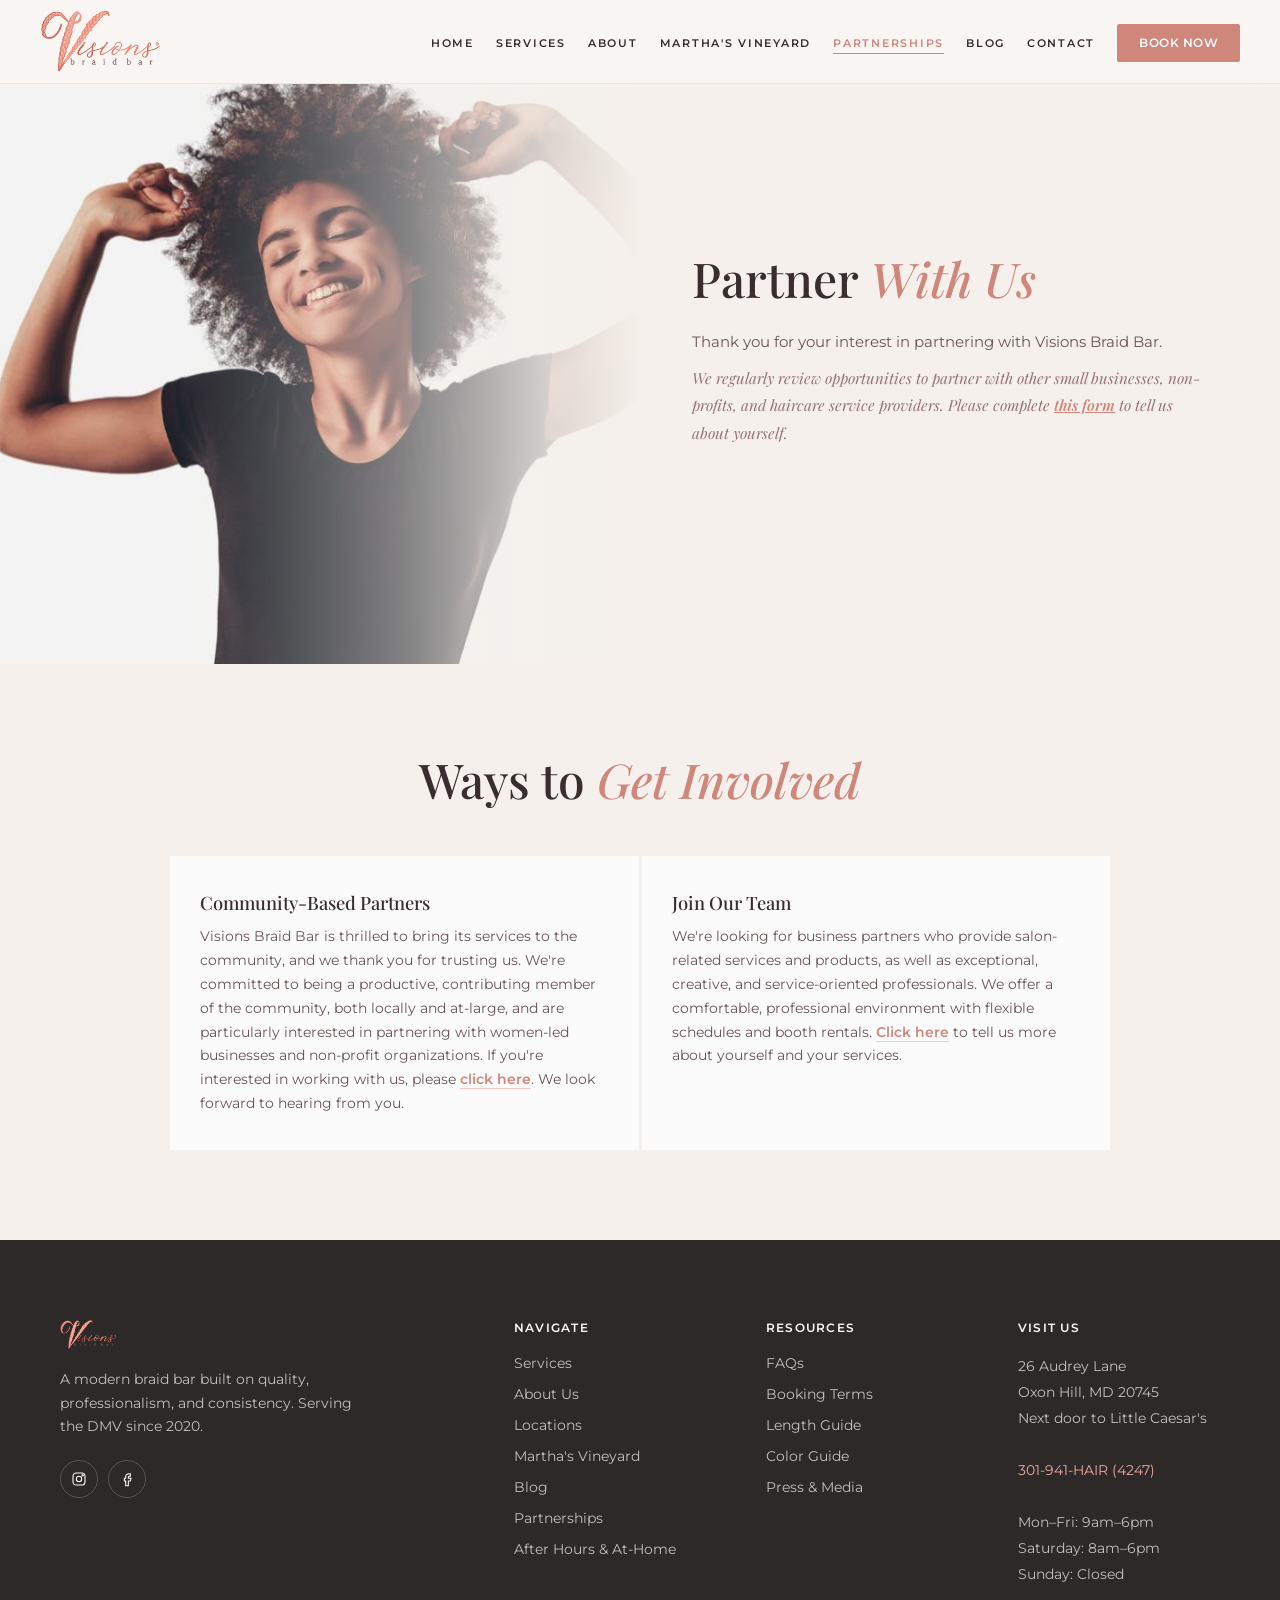
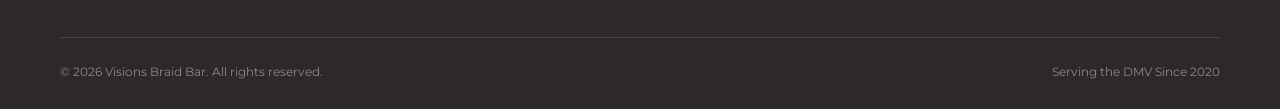
<file: partnerships.html>
<!doctype html>
<html lang="en">
<head>
<meta charset="UTF-8">
<meta name="viewport" content="width=device-width, initial-scale=1.0, viewport-fit=cover">
<title>Partnerships | Visions Braid Bar</title>
<link rel="icon" href="favicon.ico" sizes="any">
<link rel="icon" type="image/png" sizes="32x32" href="favicon-32x32.png">
<link rel="icon" type="image/png" sizes="16x16" href="favicon-16x16.png">
<link rel="apple-touch-icon" href="apple-touch-icon.png">
<meta name="description" content="Partner with Visions Braid Bar. We're open to working with small businesses, non-profits, haircare service providers, and skilled stylists in the DMV.">
<link rel="canonical" href="https://www.visionsbraidbar.com/partnerships.html">
<meta property="og:title" content="Partnerships | Visions Braid Bar">
<meta property="og:description" content="Partner with Visions Braid Bar. We're open to working with small businesses, non-profits, haircare service providers, and skilled stylists in the DMV.">
<meta property="og:url" content="https://www.visionsbraidbar.com/partnerships.html">
<meta property="og:type" content="website">
<meta property="og:image" content="https://www.visionsbraidbar.com/logo.png">
<meta name="twitter:card" content="summary">
<link rel="preconnect" href="https://fonts.googleapis.com">
<link rel="preconnect" href="https://fonts.gstatic.com" crossorigin>
<link href="https://fonts.googleapis.com/css2?family=Playfair+Display:ital,wght@0,400;0,500;0,600;1,400;1,500&family=Montserrat:wght@400;500;600&display=swap" rel="stylesheet">
<link rel="stylesheet" href="styles.css?v=15">
<script type="application/ld+json">
{
  "@context": "https://schema.org",
  "@type": "HairSalon",
  "name": "Visions Braid Bar",
  "url": "https://www.visionsbraidbar.com",
  "telephone": "301-941-4247",
  "image": "https://www.visionsbraidbar.com/logo.png",
  "address": {
    "@type": "PostalAddress",
    "streetAddress": "26 Audrey Lane",
    "addressLocality": "Oxon Hill",
    "addressRegion": "MD",
    "postalCode": "20745",
    "addressCountry": "US"
  },
  "openingHoursSpecification": [
    {
      "@type": "OpeningHoursSpecification",
      "dayOfWeek": ["Monday", "Tuesday", "Wednesday", "Thursday", "Friday"],
      "opens": "09:00",
      "closes": "18:00"
    },
    {
      "@type": "OpeningHoursSpecification",
      "dayOfWeek": "Saturday",
      "opens": "08:00",
      "closes": "18:00"
    }
  ],
  "priceRange": "$$"
}
</script>
<!-- Google Analytics GA4: replace G-XXXXXXXXXX with the real Measurement ID (GA4 → Admin → Data Streams) -->
<script async src="https://www.googletagmanager.com/gtag/js?id=G-XXXXXXXXXX"></script>
<script>
  window.dataLayer = window.dataLayer || [];
  function gtag(){dataLayer.push(arguments);}
  gtag('js', new Date());
  gtag('config', 'G-XXXXXXXXXX');
</script>
</head>
<body>
<div class="page-transition" id="page-transition"><img src="logo.png" alt=""></div>
<noscript><style>.page-transition{display:none}</style></noscript>
<nav id="site-nav">
  <div class="nav-logo"><a href="index.html"><img src="logo.png" alt="Visions Braid Bar"></a></div>
  <ul class="nav-links">
    <li><a href="index.html">Home</a></li>
    <li><a href="services.html">Services</a></li>
    <li><a href="about.html">About</a></li>
    <li><a href="marthas-vineyard.html">Martha's Vineyard</a></li>
    <li><a href="partnerships.html" class="active" aria-current="page">Partnerships</a></li>
    <li><a href="blog.html">Blog</a></li>
    <li><a href="contact.html">Contact</a></li>
    <li><a href="https://phorest.com/book/salons/visionsbraidbar" class="nav-cta" target="_blank" rel="noopener">Book Now</a></li>
  </ul>
  <button class="nav-hamburger" id="hamburger" aria-label="Open menu" aria-expanded="false"><span></span><span></span><span></span></button>
</nav>
<div class="mobile-menu" id="mobile-menu">
  <a href="index.html">Home</a>
  <a href="services.html">Services</a>
  <a href="about.html">About</a>
  <a href="marthas-vineyard.html">Martha's Vineyard</a>
  <a href="partnerships.html">Partnerships</a>
  <a href="blog.html">Blog</a>
  <a href="contact.html">Contact</a>
  <a href="https://phorest.com/book/salons/visionsbraidbar" class="m-book" target="_blank" rel="noopener">Book Now</a>
</div>
<section class="about about-light">
  <div class="about-img reveal">
    <img src="images/partnerships-portrait.jpg" alt="Visions Braid Bar client with curly natural hair">
    <div class="about-img-ov"></div>
  </div>
  <div class="about-content reveal">
    <h1 class="s-title">Partner <em>With Us</em></h1>
    <p class="about-body">Thank you for your interest in partnering with Visions Braid Bar.</p>
    <p class="about-credibility">We regularly review opportunities to partner with other small businesses, non-profits, and haircare service providers. Please complete <a href="https://forms.gle/2XAV5pChxtAp7GZn8" target="_blank" rel="noopener" style="color:var(--terracotta);font-weight:600;text-decoration:underline;">this form</a> to tell us about yourself.</p>
  </div>
</section>
<section style="padding:90px 60px;">
  <div class="reveal" style="text-align:center;max-width:640px;margin:0 auto 50px;">
    <h2 class="s-title">Ways to <em>Get Involved</em></h2>
  </div>
  <div class="bi-grid bi-grid-2">
    <div class="bi-card reveal">
      <h3 class="bi-title">Community-Based Partners</h3>
      <p class="bi-body">Visions Braid Bar is thrilled to bring its services to the community, and we thank you for trusting us. We're committed to being a productive, contributing member of the community, both locally and at-large, and are particularly interested in partnering with women-led businesses and non-profit organizations. If you're interested in working with us, please <a href="https://forms.gle/2XAV5pChxtAp7GZn8" target="_blank" rel="noopener">click here</a>. We look forward to hearing from you.</p>
    </div>
    <div class="bi-card reveal">
      <h3 class="bi-title">Join Our Team</h3>
      <p class="bi-body">We're looking for business partners who provide salon-related services and products, as well as exceptional, creative, and service-oriented professionals. We offer a comfortable, professional environment with flexible schedules and booth rentals. <a href="https://forms.gle/2XAV5pChxtAp7GZn8" target="_blank" rel="noopener">Click here</a> to tell us more about yourself and your services.</p>
    </div>
  </div>
</section>
<footer>
  <div class="footer-grid">
    <div>
      <div class="f-logo"><img src="logo.png" alt="Visions Braid Bar"></div>
      <p class="f-desc">A modern braid bar built on quality, professionalism, and consistency. Serving the DMV since 2020.</p>
      <div class="f-social">
        <a href="https://www.instagram.com/visionsbraidbar/" target="_blank" rel="noopener" aria-label="Instagram"><svg viewBox="0 0 24 24"><rect x="3" y="3" width="18" height="18" rx="5"/><circle cx="12" cy="12" r="4"/><circle cx="17.5" cy="6.5" r="1"/></svg></a>
        <a href="https://www.facebook.com/myvisionsbraidbar/" target="_blank" rel="noopener" aria-label="Facebook"><svg viewBox="0 0 24 24"><path d="M15 8h2V4h-2a5 5 0 0 0-5 5v2H8v4h2v7h4v-7h3l1-4h-4V9a1 1 0 0 1 1-1z"/></svg></a>
      </div>
    </div>
    <div class="f-col">
      <h4>Navigate</h4>
      <ul>
        <li><a href="services.html">Services</a></li>
        <li><a href="about.html">About Us</a></li>
        <li><a href="locations.html">Locations</a></li>
        <li><a href="marthas-vineyard.html">Martha's Vineyard</a></li>
        <li><a href="blog.html">Blog</a></li>
        <li><a href="partnerships.html">Partnerships</a></li>
        <li><a href="contact.html">After Hours &amp; At-Home</a></li>
      </ul>
    </div>
    <div class="f-col">
      <h4>Resources</h4>
      <ul>
        <li><a href="index.html#faq">FAQs</a></li>
        <li><a href="booking-terms.html">Booking Terms</a></li>
        <li><a href="#">Length Guide</a></li>
        <li><a href="#">Color Guide</a></li>
        <li><a href="https://forms.gle/cV3jptaKvThznRDM7" target="_blank" rel="noopener">Press &amp; Media</a></li>
      </ul>
    </div>
    <div class="f-col">
      <h4>Visit Us</h4>
      <address>
        26 Audrey Lane<br>
        Oxon Hill, MD 20745<br>
        Next door to Little Caesar's<br><br>
        <a href="tel:3019414247">301-941-HAIR (4247)</a><br><br>
        Mon&ndash;Fri: 9am&ndash;6pm<br>
        Saturday: 8am&ndash;6pm<br>
        Sunday: Closed
      </address>
    </div>
  </div>
  <div class="footer-bottom">
    <span>&copy; 2026 Visions Braid Bar. All rights reserved.</span>
    <span>Serving the DMV Since 2020</span>
  </div>
</footer>
<div class="popup-overlay" id="promo-popup">
  <div class="popup-card promo-card" role="dialog" aria-modal="true" aria-labelledby="promo-title">
    <button type="button" class="popup-close" id="promo-close" aria-label="Close">&times;</button>
    <div class="popup-body promo-body">
      <h2 id="promo-title" class="promo-title">15% Off<br><em>Your First Visit</em></h2>
      <p class="promo-desc">Drop your details on our Contact page and we'll reach out with your welcome offer, plus first access to new styles, seasonal promotions, and availability.</p>
      <div class="promo-actions">
        <a href="contact.html#contact" class="btn btn-primary">Claim 15% Off</a>
        <a href="https://phorest.com/book/salons/visionsbraidbar" class="btn btn-outline-dark" target="_blank" rel="noopener">Book an Appointment</a>
      </div>
    </div>
  </div>
</div>
<script src="app.js?v=5"></script>
</body>
</html>
</file>
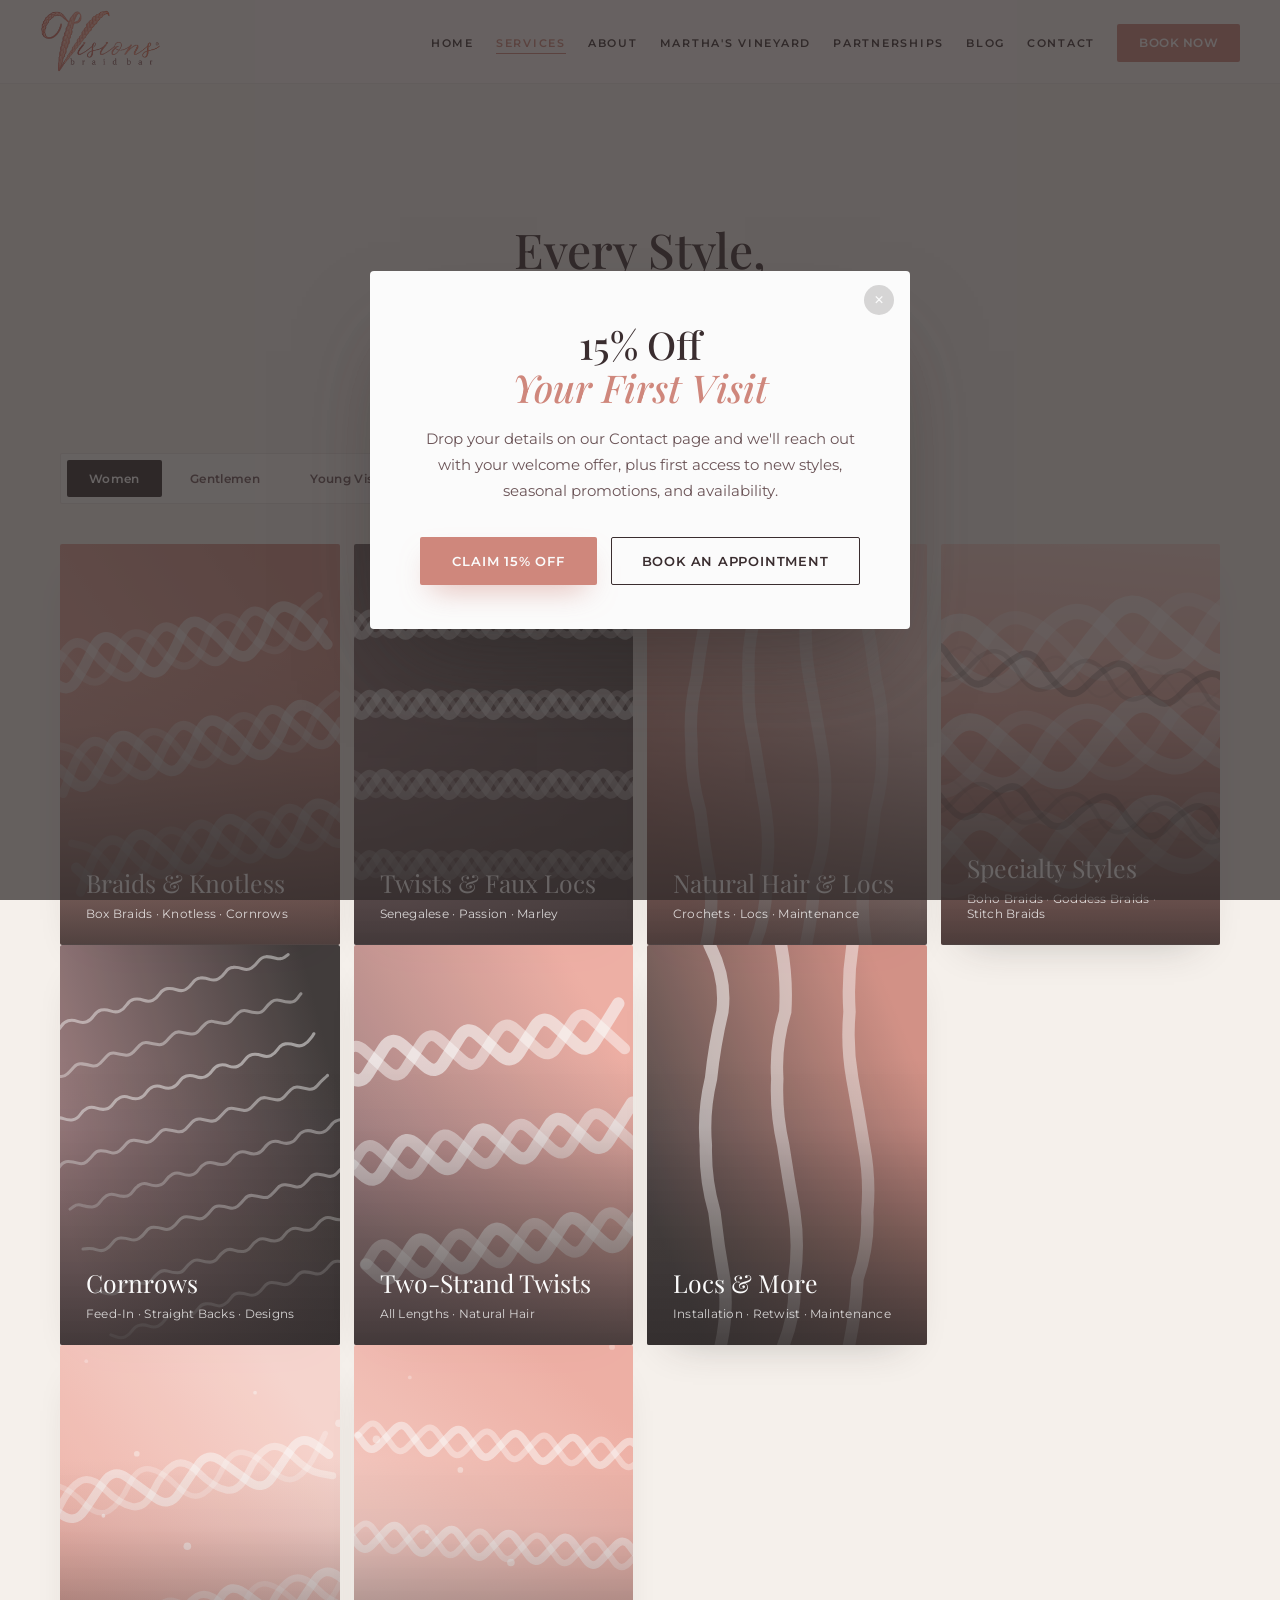
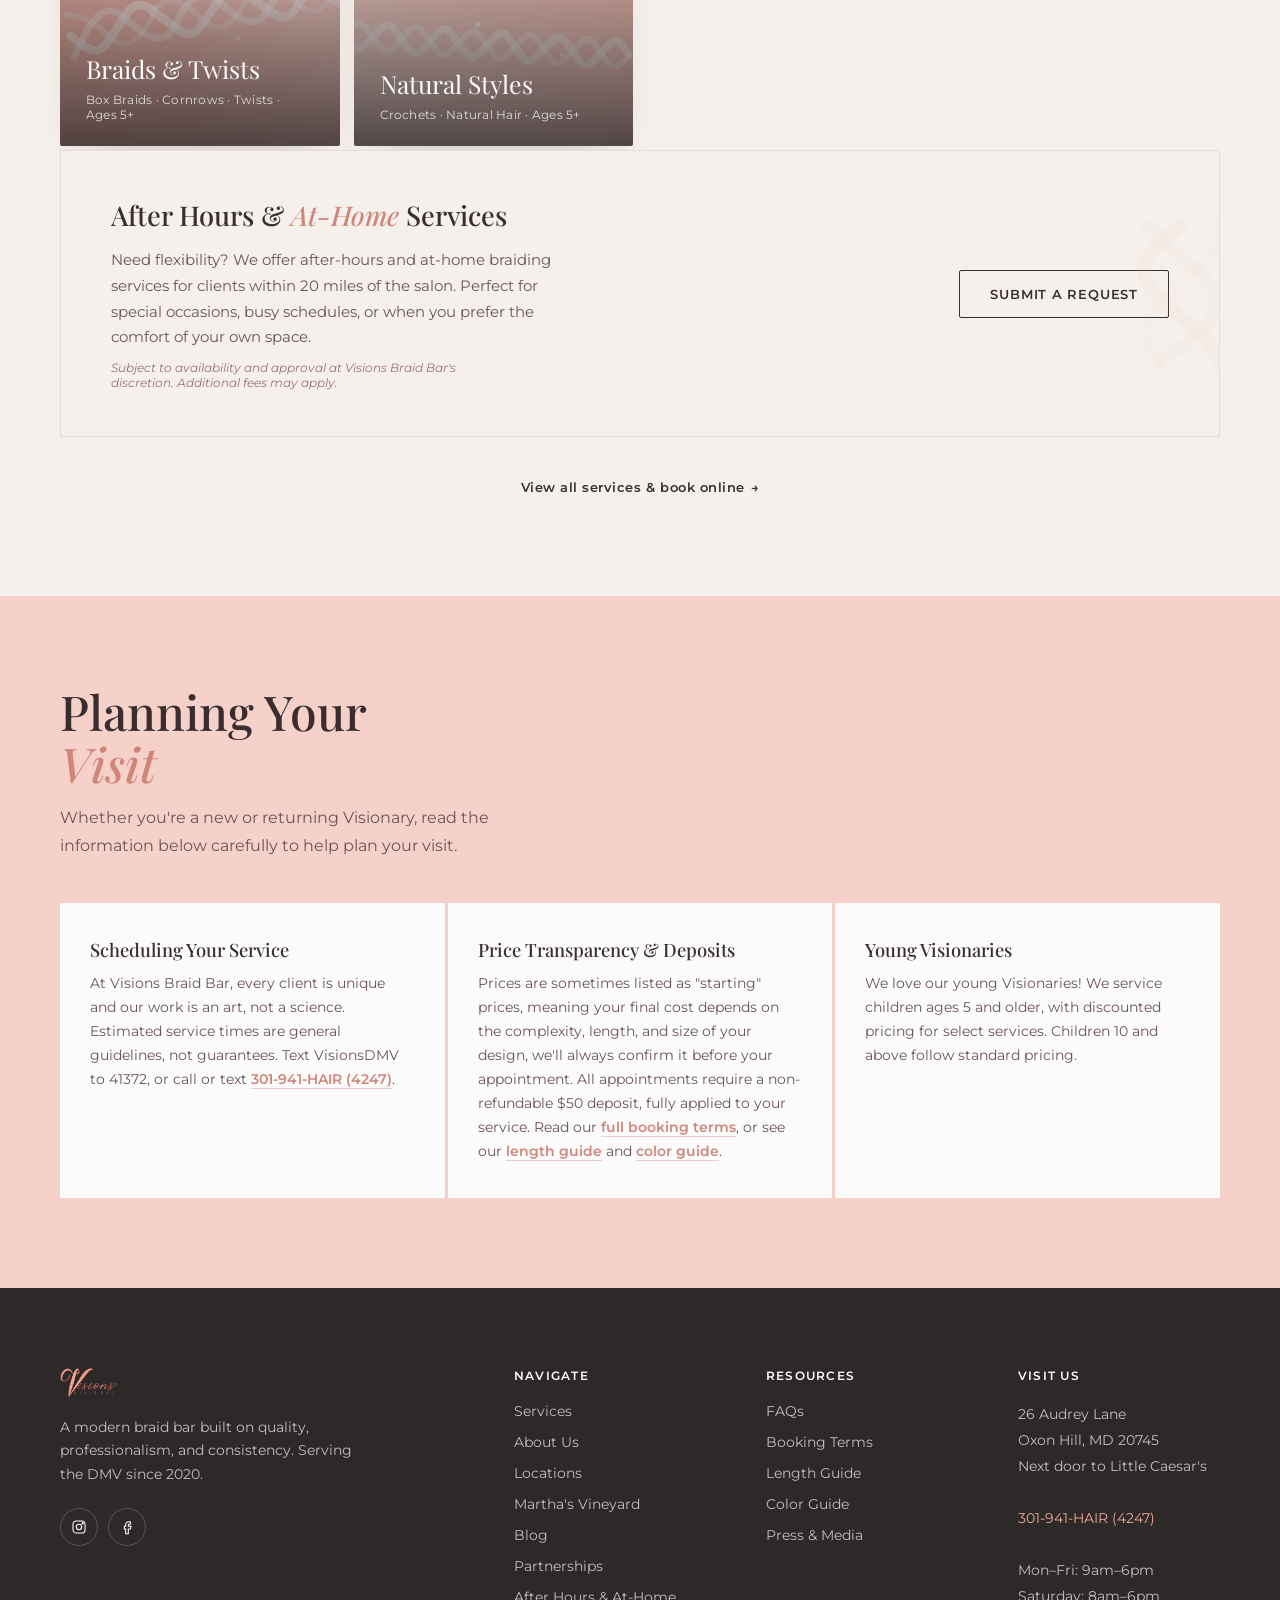
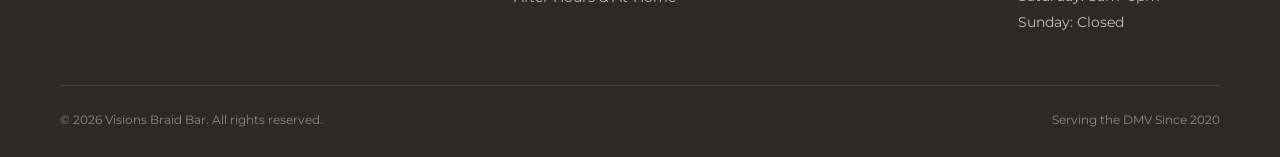
<file: services.html>
<!doctype html>
<html lang="en">
<head>
<meta charset="UTF-8">
<meta name="viewport" content="width=device-width, initial-scale=1.0, viewport-fit=cover">
<title>Services | Visions Braid Bar</title>
<link rel="icon" href="favicon.ico" sizes="any">
<link rel="icon" type="image/png" sizes="32x32" href="favicon-32x32.png">
<link rel="icon" type="image/png" sizes="16x16" href="favicon-16x16.png">
<link rel="apple-touch-icon" href="apple-touch-icon.png">
<meta name="description" content="Browse our full menu of braiding services, including knotless braids, box braids, cornrows, locs, twists, and styles for women, men, and kids, at Visions Braid Bar in Oxon Hill, MD.">
<link rel="canonical" href="https://www.visionsbraidbar.com/services.html">
<meta property="og:title" content="Services | Visions Braid Bar">
<meta property="og:description" content="Browse our full menu of braiding services, including knotless braids, box braids, cornrows, locs, twists, and styles for women, men, and kids, at Visions Braid Bar in Oxon Hill, MD.">
<meta property="og:url" content="https://www.visionsbraidbar.com/services.html">
<meta property="og:type" content="website">
<meta property="og:image" content="https://www.visionsbraidbar.com/logo.png">
<meta name="twitter:card" content="summary">
<link rel="preconnect" href="https://fonts.googleapis.com">
<link rel="preconnect" href="https://fonts.gstatic.com" crossorigin>
<link href="https://fonts.googleapis.com/css2?family=Playfair+Display:ital,wght@0,400;0,500;0,600;1,400;1,500&family=Montserrat:wght@400;500;600&display=swap" rel="stylesheet">
<link rel="stylesheet" href="styles.css?v=15">
<script type="application/ld+json">
{
  "@context": "https://schema.org",
  "@type": "HairSalon",
  "name": "Visions Braid Bar",
  "url": "https://www.visionsbraidbar.com",
  "telephone": "301-941-4247",
  "image": "https://www.visionsbraidbar.com/logo.png",
  "address": {
    "@type": "PostalAddress",
    "streetAddress": "26 Audrey Lane",
    "addressLocality": "Oxon Hill",
    "addressRegion": "MD",
    "postalCode": "20745",
    "addressCountry": "US"
  },
  "openingHoursSpecification": [
    {
      "@type": "OpeningHoursSpecification",
      "dayOfWeek": ["Monday", "Tuesday", "Wednesday", "Thursday", "Friday"],
      "opens": "09:00",
      "closes": "18:00"
    },
    {
      "@type": "OpeningHoursSpecification",
      "dayOfWeek": "Saturday",
      "opens": "08:00",
      "closes": "18:00"
    }
  ],
  "priceRange": "$$"
}
</script>
<!-- Google Analytics GA4: replace G-XXXXXXXXXX with the real Measurement ID (GA4 → Admin → Data Streams) -->
<script async src="https://www.googletagmanager.com/gtag/js?id=G-XXXXXXXXXX"></script>
<script>
  window.dataLayer = window.dataLayer || [];
  function gtag(){dataLayer.push(arguments);}
  gtag('js', new Date());
  gtag('config', 'G-XXXXXXXXXX');
</script>
</head>
<body>
<div class="page-transition" id="page-transition"><img src="logo.png" alt=""></div>
<noscript><style>.page-transition{display:none}</style></noscript>
<nav id="site-nav">
  <div class="nav-logo"><a href="index.html"><img src="logo.png" alt="Visions Braid Bar"></a></div>
  <ul class="nav-links">
    <li><a href="index.html">Home</a></li>
    <li><a href="services.html" class="active" aria-current="page">Services</a></li>
    <li><a href="about.html">About</a></li>
    <li><a href="marthas-vineyard.html">Martha's Vineyard</a></li>
    <li><a href="partnerships.html">Partnerships</a></li>
    <li><a href="blog.html">Blog</a></li>
    <li><a href="contact.html">Contact</a></li>
    <li><a href="https://phorest.com/book/salons/visionsbraidbar" class="nav-cta" target="_blank" rel="noopener">Book Now</a></li>
  </ul>
  <button class="nav-hamburger" id="hamburger" aria-label="Open menu" aria-expanded="false"><span></span><span></span><span></span></button>
</nav>
<div class="mobile-menu" id="mobile-menu">
  <a href="index.html">Home</a>
  <a href="services.html">Services</a>
  <a href="about.html">About</a>
  <a href="marthas-vineyard.html">Martha's Vineyard</a>
  <a href="partnerships.html">Partnerships</a>
  <a href="blog.html">Blog</a>
  <a href="contact.html">Contact</a>
  <a href="https://phorest.com/book/salons/visionsbraidbar" class="m-book" target="_blank" rel="noopener">Book Now</a>
</div>
<section class="services">
  <div class="page-header reveal">
  <h1 class="s-title">Every Style,<br><em>Every Client</em></h1>
  <p class="s-desc" style="margin:14px auto 0">From knotless braids to loc maintenance, every service is delivered with professionalism, quality, and care.</p>
</div>
  <div class="svc-tabs" role="tablist">
    <button class="svc-tab active" role="tab" aria-selected="true" data-panel="women">Women</button>
    <button class="svc-tab" role="tab" aria-selected="false" data-panel="men">Gentlemen</button>
    <button class="svc-tab" role="tab" aria-selected="false" data-panel="young">Young Visionaries</button>
  </div>
  <div class="svc-panel active svc-grid reveal" id="panel-women" role="tabpanel">
    <div class="svc-card tall">
      <div class="svc-card-art"><svg viewBox="0 0 300 420" preserveAspectRatio="xMidYMid slice" xmlns="http://www.w3.org/2000/svg"><defs><linearGradient id="bg3" x1="85.4%" y1="14.6%" x2="14.6%" y2="85.4%"><stop offset="0%" stop-color="#cf877c"/><stop offset="100%" stop-color="#eda89d"/></linearGradient></defs><rect width="300" height="420" fill="url(#bg3)"/><g transform="rotate(-10 150 210)"><path d="M 0.0 105.0 Q 0.0 105.0 11.5 120.0 Q 23.1 135.0 34.6 121.3 Q 46.2 107.7 57.7 91.5 Q 69.2 75.3 80.8 87.5 Q 92.3 99.7 103.8 117.0 Q 115.4 134.3 126.9 123.6 Q 138.5 112.9 150.0 94.7 Q 161.5 76.4 173.1 85.5 Q 184.6 94.5 196.2 113.6 Q 207.7 132.6 219.2 125.3 Q 230.8 117.9 242.3 98.2 Q 253.8 78.5 265.4 84.1 Q 276.9 89.7 288.5 109.9 T 300.0 130.1" fill="none" stroke="#fbfbfb" stroke-width="11.0" stroke-linecap="round" opacity="0.55"/><path d="M 0.0 131.0 Q 0.0 131.0 11.5 111.1 Q 23.1 91.2 34.6 84.5 Q 46.2 77.8 57.7 97.1 Q 69.2 116.4 80.8 124.8 Q 92.3 133.2 103.8 114.7 Q 115.4 96.1 126.9 86.0 Q 138.5 76.0 150.0 93.6 Q 161.5 111.3 173.1 122.9 Q 184.6 134.6 196.2 118.0 Q 207.7 101.3 219.2 88.2 Q 230.8 75.1 242.3 90.6 Q 253.8 106.0 265.4 120.5 Q 276.9 135.0 288.5 120.8 T 300.0 106.7" fill="none" stroke="#fbfbfb" stroke-width="9.4" stroke-linecap="round" opacity="0.43"/><path d="M 0.0 79.0 Q 0.0 79.0 11.5 83.9 Q 23.1 88.9 34.6 109.2 Q 46.2 129.5 57.7 126.4 Q 69.2 123.3 80.8 102.7 Q 92.3 82.1 103.8 83.4 Q 115.4 84.6 126.9 105.4 Q 138.5 126.1 150.0 126.7 Q 161.5 127.2 173.1 106.6 Q 184.6 85.9 196.2 83.5 Q 207.7 81.1 219.2 101.5 Q 230.8 122.0 242.3 126.2 Q 253.8 130.5 265.4 110.4 Q 276.9 90.3 288.5 84.3 T 300.0 78.2" fill="none" stroke="#fbfbfb" stroke-width="7.8" stroke-linecap="round" opacity="0.31"/><path d="M 0.0 210.0 Q 0.0 210.0 11.5 225.0 Q 23.1 240.0 34.6 226.3 Q 46.2 212.7 57.7 196.5 Q 69.2 180.3 80.8 192.5 Q 92.3 204.7 103.8 222.0 Q 115.4 239.3 126.9 228.6 Q 138.5 217.9 150.0 199.7 Q 161.5 181.4 173.1 190.5 Q 184.6 199.5 196.2 218.6 Q 207.7 237.6 219.2 230.3 Q 230.8 222.9 242.3 203.2 Q 253.8 183.5 265.4 189.1 Q 276.9 194.7 288.5 214.9 T 300.0 235.1" fill="none" stroke="#fbfbfb" stroke-width="11.0" stroke-linecap="round" opacity="0.55"/><path d="M 0.0 236.0 Q 0.0 236.0 11.5 216.1 Q 23.1 196.2 34.6 189.5 Q 46.2 182.8 57.7 202.1 Q 69.2 221.4 80.8 229.8 Q 92.3 238.2 103.8 219.7 Q 115.4 201.1 126.9 191.0 Q 138.5 181.0 150.0 198.6 Q 161.5 216.3 173.1 227.9 Q 184.6 239.6 196.2 223.0 Q 207.7 206.3 219.2 193.2 Q 230.8 180.1 242.3 195.6 Q 253.8 211.0 265.4 225.5 Q 276.9 240.0 288.5 225.8 T 300.0 211.7" fill="none" stroke="#fbfbfb" stroke-width="9.4" stroke-linecap="round" opacity="0.43"/><path d="M 0.0 184.0 Q 0.0 184.0 11.5 188.9 Q 23.1 193.9 34.6 214.2 Q 46.2 234.5 57.7 231.4 Q 69.2 228.3 80.8 207.7 Q 92.3 187.1 103.8 188.4 Q 115.4 189.6 126.9 210.4 Q 138.5 231.1 150.0 231.7 Q 161.5 232.2 173.1 211.6 Q 184.6 190.9 196.2 188.5 Q 207.7 186.1 219.2 206.5 Q 230.8 227.0 242.3 231.2 Q 253.8 235.5 265.4 215.4 Q 276.9 195.3 288.5 189.3 T 300.0 183.2" fill="none" stroke="#fbfbfb" stroke-width="7.8" stroke-linecap="round" opacity="0.31"/><path d="M 0.0 315.0 Q 0.0 315.0 11.5 330.0 Q 23.1 345.0 34.6 331.3 Q 46.2 317.7 57.7 301.5 Q 69.2 285.3 80.8 297.5 Q 92.3 309.7 103.8 327.0 Q 115.4 344.3 126.9 333.6 Q 138.5 322.9 150.0 304.7 Q 161.5 286.4 173.1 295.5 Q 184.6 304.5 196.2 323.6 Q 207.7 342.6 219.2 335.3 Q 230.8 327.9 242.3 308.2 Q 253.8 288.5 265.4 294.1 Q 276.9 299.7 288.5 319.9 T 300.0 340.1" fill="none" stroke="#fbfbfb" stroke-width="11.0" stroke-linecap="round" opacity="0.55"/><path d="M 0.0 341.0 Q 0.0 341.0 11.5 321.1 Q 23.1 301.2 34.6 294.5 Q 46.2 287.8 57.7 307.1 Q 69.2 326.4 80.8 334.8 Q 92.3 343.2 103.8 324.7 Q 115.4 306.1 126.9 296.0 Q 138.5 286.0 150.0 303.6 Q 161.5 321.3 173.1 332.9 Q 184.6 344.6 196.2 328.0 Q 207.7 311.3 219.2 298.2 Q 230.8 285.1 242.3 300.6 Q 253.8 316.0 265.4 330.5 Q 276.9 345.0 288.5 330.8 T 300.0 316.7" fill="none" stroke="#fbfbfb" stroke-width="9.4" stroke-linecap="round" opacity="0.43"/><path d="M 0.0 289.0 Q 0.0 289.0 11.5 293.9 Q 23.1 298.9 34.6 319.2 Q 46.2 339.5 57.7 336.4 Q 69.2 333.3 80.8 312.7 Q 92.3 292.1 103.8 293.4 Q 115.4 294.6 126.9 315.4 Q 138.5 336.1 150.0 336.7 Q 161.5 337.2 173.1 316.6 Q 184.6 295.9 196.2 293.5 Q 207.7 291.1 219.2 311.5 Q 230.8 332.0 242.3 336.2 Q 253.8 340.5 265.4 320.4 Q 276.9 300.3 288.5 294.3 T 300.0 288.2" fill="none" stroke="#fbfbfb" stroke-width="7.8" stroke-linecap="round" opacity="0.31"/></g></svg></div>
      <div class="svc-info"><p class="svc-name">Braids &amp; Knotless</p><p class="svc-sub">Box Braids &middot; Knotless &middot; Cornrows</p></div>
      <div class="svc-hover"><a href="https://phorest.com/book/salons/visionsbraidbar" class="svc-btn" target="_blank" rel="noopener">Book Now</a></div>
    </div>
    <div class="svc-card">
      <div class="svc-card-art"><svg viewBox="0 0 300 420" preserveAspectRatio="xMidYMid slice" xmlns="http://www.w3.org/2000/svg"><defs><linearGradient id="bg4" x1="75.0%" y1="6.7%" x2="25.0%" y2="93.3%"><stop offset="0%" stop-color="#3d3636"/><stop offset="100%" stop-color="#967376"/></linearGradient></defs><rect width="300" height="420" fill="url(#bg4)"/><g transform="rotate(0 150 210)"><path d="M 0.0 84.0 Q 0.0 84.0 5.8 92.0 Q 11.5 100.0 17.3 91.9 Q 23.1 83.8 28.8 75.9 Q 34.6 68.0 40.4 76.2 Q 46.2 84.3 51.9 92.2 Q 57.7 100.0 63.5 91.7 Q 69.2 83.5 75.0 75.8 Q 80.8 68.0 86.5 76.3 Q 92.3 84.7 98.1 92.3 Q 103.8 100.0 109.6 91.6 Q 115.4 83.2 121.2 75.6 Q 126.9 68.0 132.7 76.5 Q 138.5 85.0 144.2 92.5 Q 150.0 100.0 155.8 91.4 Q 161.5 82.8 167.3 75.4 Q 173.1 68.0 178.8 76.7 Q 184.6 85.3 190.4 92.6 Q 196.2 99.9 201.9 91.2 Q 207.7 82.5 213.5 75.3 Q 219.2 68.1 225.0 76.9 Q 230.8 85.7 236.5 92.8 Q 242.3 99.9 248.1 91.0 Q 253.8 82.2 259.6 75.1 Q 265.4 68.1 271.2 77.1 Q 276.9 86.0 282.7 92.9 Q 288.5 99.9 294.2 90.8 T 300.0 81.8" fill="none" stroke="#fbfbfb" stroke-width="9.0" stroke-linecap="round" opacity="0.60"/><path d="M 0.0 97.9 Q 0.0 97.9 5.8 86.9 Q 11.5 75.9 17.3 73.1 Q 23.1 70.2 28.8 81.2 Q 34.6 92.2 40.4 95.0 Q 46.2 97.7 51.9 86.7 Q 57.7 75.6 63.5 73.0 Q 69.2 70.4 75.0 81.5 Q 80.8 92.5 86.5 95.0 Q 92.3 97.5 98.1 86.4 Q 103.8 75.4 109.6 73.0 Q 115.4 70.6 121.2 81.7 Q 126.9 92.8 132.7 95.1 Q 138.5 97.3 144.2 86.2 Q 150.0 75.1 155.8 72.9 Q 161.5 70.8 167.3 81.9 Q 173.1 93.1 178.8 95.1 Q 184.6 97.1 190.4 86.0 Q 196.2 74.8 201.9 72.9 Q 207.7 71.0 213.5 82.2 Q 219.2 93.3 225.0 95.1 Q 230.8 96.9 236.5 85.7 Q 242.3 74.5 248.1 72.8 Q 253.8 71.2 259.6 82.4 Q 265.4 93.6 271.2 95.2 Q 276.9 96.7 282.7 85.5 Q 288.5 74.3 294.2 72.8 T 300.0 71.4" fill="none" stroke="#fbfbfb" stroke-width="7.4" stroke-linecap="round" opacity="0.48"/><path d="M 0.0 70.1 Q 0.0 70.1 5.8 73.1 Q 11.5 76.1 17.3 87.0 Q 23.1 97.9 28.8 94.9 Q 34.6 91.8 40.4 80.9 Q 46.2 70.0 51.9 73.2 Q 57.7 76.4 63.5 87.2 Q 69.2 98.1 75.0 94.8 Q 80.8 91.5 86.5 80.7 Q 92.3 69.8 98.1 73.2 Q 103.8 76.7 109.6 87.5 Q 115.4 98.3 121.2 94.7 Q 126.9 91.2 132.7 80.4 Q 138.5 69.7 144.2 73.3 Q 150.0 77.0 155.8 87.7 Q 161.5 98.4 167.3 94.6 Q 173.1 90.9 178.8 80.2 Q 184.6 69.5 190.4 73.4 Q 196.2 77.3 201.9 87.9 Q 207.7 98.5 213.5 94.6 Q 219.2 90.6 225.0 80.0 Q 230.8 69.4 236.5 73.5 Q 242.3 77.6 248.1 88.1 Q 253.8 98.7 259.6 94.5 Q 265.4 90.3 271.2 79.8 Q 276.9 69.2 282.7 73.6 Q 288.5 77.9 294.2 88.4 T 300.0 98.8" fill="none" stroke="#fbfbfb" stroke-width="5.8" stroke-linecap="round" opacity="0.36"/><path d="M 0.0 168.0 Q 0.0 168.0 5.8 176.0 Q 11.5 184.0 17.3 175.9 Q 23.1 167.8 28.8 159.9 Q 34.6 152.0 40.4 160.2 Q 46.2 168.3 51.9 176.2 Q 57.7 184.0 63.5 175.7 Q 69.2 167.5 75.0 159.8 Q 80.8 152.0 86.5 160.3 Q 92.3 168.7 98.1 176.3 Q 103.8 184.0 109.6 175.6 Q 115.4 167.2 121.2 159.6 Q 126.9 152.0 132.7 160.5 Q 138.5 169.0 144.2 176.5 Q 150.0 184.0 155.8 175.4 Q 161.5 166.8 167.3 159.4 Q 173.1 152.0 178.8 160.7 Q 184.6 169.3 190.4 176.6 Q 196.2 183.9 201.9 175.2 Q 207.7 166.5 213.5 159.3 Q 219.2 152.1 225.0 160.9 Q 230.8 169.7 236.5 176.8 Q 242.3 183.9 248.1 175.0 Q 253.8 166.2 259.6 159.1 Q 265.4 152.1 271.2 161.1 Q 276.9 170.0 282.7 176.9 Q 288.5 183.9 294.2 174.8 T 300.0 165.8" fill="none" stroke="#fbfbfb" stroke-width="9.0" stroke-linecap="round" opacity="0.60"/><path d="M 0.0 181.9 Q 0.0 181.9 5.8 170.9 Q 11.5 159.9 17.3 157.1 Q 23.1 154.2 28.8 165.2 Q 34.6 176.2 40.4 179.0 Q 46.2 181.7 51.9 170.7 Q 57.7 159.6 63.5 157.0 Q 69.2 154.4 75.0 165.5 Q 80.8 176.5 86.5 179.0 Q 92.3 181.5 98.1 170.4 Q 103.8 159.4 109.6 157.0 Q 115.4 154.6 121.2 165.7 Q 126.9 176.8 132.7 179.1 Q 138.5 181.3 144.2 170.2 Q 150.0 159.1 155.8 156.9 Q 161.5 154.8 167.3 165.9 Q 173.1 177.1 178.8 179.1 Q 184.6 181.1 190.4 170.0 Q 196.2 158.8 201.9 156.9 Q 207.7 155.0 213.5 166.2 Q 219.2 177.3 225.0 179.1 Q 230.8 180.9 236.5 169.7 Q 242.3 158.5 248.1 156.8 Q 253.8 155.2 259.6 166.4 Q 265.4 177.6 271.2 179.2 Q 276.9 180.7 282.7 169.5 Q 288.5 158.3 294.2 156.8 T 300.0 155.4" fill="none" stroke="#fbfbfb" stroke-width="7.4" stroke-linecap="round" opacity="0.48"/><path d="M 0.0 154.1 Q 0.0 154.1 5.8 157.1 Q 11.5 160.1 17.3 171.0 Q 23.1 181.9 28.8 178.9 Q 34.6 175.8 40.4 164.9 Q 46.2 154.0 51.9 157.2 Q 57.7 160.4 63.5 171.2 Q 69.2 182.1 75.0 178.8 Q 80.8 175.5 86.5 164.7 Q 92.3 153.8 98.1 157.2 Q 103.8 160.7 109.6 171.5 Q 115.4 182.3 121.2 178.7 Q 126.9 175.2 132.7 164.4 Q 138.5 153.7 144.2 157.3 Q 150.0 161.0 155.8 171.7 Q 161.5 182.4 167.3 178.6 Q 173.1 174.9 178.8 164.2 Q 184.6 153.5 190.4 157.4 Q 196.2 161.3 201.9 171.9 Q 207.7 182.5 213.5 178.6 Q 219.2 174.6 225.0 164.0 Q 230.8 153.4 236.5 157.5 Q 242.3 161.6 248.1 172.1 Q 253.8 182.7 259.6 178.5 Q 265.4 174.3 271.2 163.8 Q 276.9 153.2 282.7 157.6 Q 288.5 161.9 294.2 172.4 T 300.0 182.8" fill="none" stroke="#fbfbfb" stroke-width="5.8" stroke-linecap="round" opacity="0.36"/><path d="M 0.0 252.0 Q 0.0 252.0 5.8 260.0 Q 11.5 268.0 17.3 259.9 Q 23.1 251.8 28.8 243.9 Q 34.6 236.0 40.4 244.2 Q 46.2 252.3 51.9 260.2 Q 57.7 268.0 63.5 259.7 Q 69.2 251.5 75.0 243.8 Q 80.8 236.0 86.5 244.3 Q 92.3 252.7 98.1 260.3 Q 103.8 268.0 109.6 259.6 Q 115.4 251.2 121.2 243.6 Q 126.9 236.0 132.7 244.5 Q 138.5 253.0 144.2 260.5 Q 150.0 268.0 155.8 259.4 Q 161.5 250.8 167.3 243.4 Q 173.1 236.0 178.8 244.7 Q 184.6 253.3 190.4 260.6 Q 196.2 267.9 201.9 259.2 Q 207.7 250.5 213.5 243.3 Q 219.2 236.1 225.0 244.9 Q 230.8 253.7 236.5 260.8 Q 242.3 267.9 248.1 259.0 Q 253.8 250.2 259.6 243.1 Q 265.4 236.1 271.2 245.1 Q 276.9 254.0 282.7 260.9 Q 288.5 267.9 294.2 258.8 T 300.0 249.8" fill="none" stroke="#fbfbfb" stroke-width="9.0" stroke-linecap="round" opacity="0.60"/><path d="M 0.0 265.9 Q 0.0 265.9 5.8 254.9 Q 11.5 243.9 17.3 241.1 Q 23.1 238.2 28.8 249.2 Q 34.6 260.2 40.4 263.0 Q 46.2 265.7 51.9 254.7 Q 57.7 243.6 63.5 241.0 Q 69.2 238.4 75.0 249.5 Q 80.8 260.5 86.5 263.0 Q 92.3 265.5 98.1 254.4 Q 103.8 243.4 109.6 241.0 Q 115.4 238.6 121.2 249.7 Q 126.9 260.8 132.7 263.1 Q 138.5 265.3 144.2 254.2 Q 150.0 243.1 155.8 240.9 Q 161.5 238.8 167.3 249.9 Q 173.1 261.1 178.8 263.1 Q 184.6 265.1 190.4 254.0 Q 196.2 242.8 201.9 240.9 Q 207.7 239.0 213.5 250.2 Q 219.2 261.3 225.0 263.1 Q 230.8 264.9 236.5 253.7 Q 242.3 242.5 248.1 240.8 Q 253.8 239.2 259.6 250.4 Q 265.4 261.6 271.2 263.2 Q 276.9 264.7 282.7 253.5 Q 288.5 242.3 294.2 240.8 T 300.0 239.4" fill="none" stroke="#fbfbfb" stroke-width="7.4" stroke-linecap="round" opacity="0.48"/><path d="M 0.0 238.1 Q 0.0 238.1 5.8 241.1 Q 11.5 244.1 17.3 255.0 Q 23.1 265.9 28.8 262.9 Q 34.6 259.8 40.4 248.9 Q 46.2 238.0 51.9 241.2 Q 57.7 244.4 63.5 255.2 Q 69.2 266.1 75.0 262.8 Q 80.8 259.5 86.5 248.7 Q 92.3 237.8 98.1 241.2 Q 103.8 244.7 109.6 255.5 Q 115.4 266.3 121.2 262.7 Q 126.9 259.2 132.7 248.4 Q 138.5 237.7 144.2 241.3 Q 150.0 245.0 155.8 255.7 Q 161.5 266.4 167.3 262.6 Q 173.1 258.9 178.8 248.2 Q 184.6 237.5 190.4 241.4 Q 196.2 245.3 201.9 255.9 Q 207.7 266.5 213.5 262.6 Q 219.2 258.6 225.0 248.0 Q 230.8 237.4 236.5 241.5 Q 242.3 245.6 248.1 256.1 Q 253.8 266.7 259.6 262.5 Q 265.4 258.3 271.2 247.8 Q 276.9 237.2 282.7 241.6 Q 288.5 245.9 294.2 256.4 T 300.0 266.8" fill="none" stroke="#fbfbfb" stroke-width="5.8" stroke-linecap="round" opacity="0.36"/><path d="M 0.0 336.0 Q 0.0 336.0 5.8 344.0 Q 11.5 352.0 17.3 343.9 Q 23.1 335.8 28.8 327.9 Q 34.6 320.0 40.4 328.2 Q 46.2 336.3 51.9 344.2 Q 57.7 352.0 63.5 343.7 Q 69.2 335.5 75.0 327.8 Q 80.8 320.0 86.5 328.3 Q 92.3 336.7 98.1 344.3 Q 103.8 352.0 109.6 343.6 Q 115.4 335.2 121.2 327.6 Q 126.9 320.0 132.7 328.5 Q 138.5 337.0 144.2 344.5 Q 150.0 352.0 155.8 343.4 Q 161.5 334.8 167.3 327.4 Q 173.1 320.0 178.8 328.7 Q 184.6 337.3 190.4 344.6 Q 196.2 351.9 201.9 343.2 Q 207.7 334.5 213.5 327.3 Q 219.2 320.1 225.0 328.9 Q 230.8 337.7 236.5 344.8 Q 242.3 351.9 248.1 343.0 Q 253.8 334.2 259.6 327.1 Q 265.4 320.1 271.2 329.1 Q 276.9 338.0 282.7 344.9 Q 288.5 351.9 294.2 342.8 T 300.0 333.8" fill="none" stroke="#fbfbfb" stroke-width="9.0" stroke-linecap="round" opacity="0.60"/><path d="M 0.0 349.9 Q 0.0 349.9 5.8 338.9 Q 11.5 327.9 17.3 325.1 Q 23.1 322.2 28.8 333.2 Q 34.6 344.2 40.4 347.0 Q 46.2 349.7 51.9 338.7 Q 57.7 327.6 63.5 325.0 Q 69.2 322.4 75.0 333.5 Q 80.8 344.5 86.5 347.0 Q 92.3 349.5 98.1 338.4 Q 103.8 327.4 109.6 325.0 Q 115.4 322.6 121.2 333.7 Q 126.9 344.8 132.7 347.1 Q 138.5 349.3 144.2 338.2 Q 150.0 327.1 155.8 324.9 Q 161.5 322.8 167.3 333.9 Q 173.1 345.1 178.8 347.1 Q 184.6 349.1 190.4 338.0 Q 196.2 326.8 201.9 324.9 Q 207.7 323.0 213.5 334.2 Q 219.2 345.3 225.0 347.1 Q 230.8 348.9 236.5 337.7 Q 242.3 326.5 248.1 324.8 Q 253.8 323.2 259.6 334.4 Q 265.4 345.6 271.2 347.2 Q 276.9 348.7 282.7 337.5 Q 288.5 326.3 294.2 324.8 T 300.0 323.4" fill="none" stroke="#fbfbfb" stroke-width="7.4" stroke-linecap="round" opacity="0.48"/><path d="M 0.0 322.1 Q 0.0 322.1 5.8 325.1 Q 11.5 328.1 17.3 339.0 Q 23.1 349.9 28.8 346.9 Q 34.6 343.8 40.4 332.9 Q 46.2 322.0 51.9 325.2 Q 57.7 328.4 63.5 339.2 Q 69.2 350.1 75.0 346.8 Q 80.8 343.5 86.5 332.7 Q 92.3 321.8 98.1 325.2 Q 103.8 328.7 109.6 339.5 Q 115.4 350.3 121.2 346.7 Q 126.9 343.2 132.7 332.4 Q 138.5 321.7 144.2 325.3 Q 150.0 329.0 155.8 339.7 Q 161.5 350.4 167.3 346.6 Q 173.1 342.9 178.8 332.2 Q 184.6 321.5 190.4 325.4 Q 196.2 329.3 201.9 339.9 Q 207.7 350.5 213.5 346.6 Q 219.2 342.6 225.0 332.0 Q 230.8 321.4 236.5 325.5 Q 242.3 329.6 248.1 340.1 Q 253.8 350.7 259.6 346.5 Q 265.4 342.3 271.2 331.8 Q 276.9 321.2 282.7 325.6 Q 288.5 329.9 294.2 340.4 T 300.0 350.8" fill="none" stroke="#fbfbfb" stroke-width="5.8" stroke-linecap="round" opacity="0.36"/></g></svg></div>
      <div class="svc-info"><p class="svc-name">Twists &amp; Faux Locs</p><p class="svc-sub">Senegalese &middot; Passion &middot; Marley</p></div>
      <div class="svc-hover"><a href="https://phorest.com/book/salons/visionsbraidbar" class="svc-btn" target="_blank" rel="noopener">Book Now</a></div>
    </div>
    <div class="svc-card">
      <div class="svc-card-art"><svg viewBox="0 0 300 420" preserveAspectRatio="xMidYMid slice" xmlns="http://www.w3.org/2000/svg"><defs><linearGradient id="bg5" x1="93.3%" y1="25.0%" x2="6.7%" y2="75.0%"><stop offset="0%" stop-color="#f6d1ca"/><stop offset="100%" stop-color="#cf877c"/></linearGradient></defs><rect width="300" height="420" fill="url(#bg5)"/><path d="M 54.0 0 Q 72.1 35.0 67.5 70.0 Q 59.2 105.0 55.6 140.0 Q 47.2 175.0 50.2 210.0 Q 49.2 245.0 59.2 280.0 Q 63.0 315.0 69.4 350.0 Q 73.6 385.0 65.8 420.0" fill="none" stroke="#fbfbfb" stroke-width="13" stroke-linecap="round" opacity="0.56"/><path d="M 114.0 0 Q 120.6 35.0 118.4 70.0 Q 107.8 105.0 110.1 140.0 Q 108.3 175.0 116.3 210.0 Q 121.6 245.0 127.9 280.0 Q 133.1 315.0 128.0 350.0 Q 130.3 385.0 116.3 420.0" fill="none" stroke="#fbfbfb" stroke-width="13" stroke-linecap="round" opacity="0.52"/><path d="M 174.0 0 Q 168.5 35.0 170.8 70.0 Q 167.6 105.0 173.7 140.0 Q 180.2 175.0 185.8 210.0 Q 192.6 245.0 189.4 280.0 Q 191.2 315.0 179.2 350.0 Q 177.6 385.0 170.2 420.0" fill="none" stroke="#fbfbfb" stroke-width="13" stroke-linecap="round" opacity="0.48"/><path d="M 234.0 0 Q 227.0 35.0 231.7 70.0 Q 238.8 105.0 243.1 140.0 Q 251.9 175.0 250.0 210.0 Q 252.0 245.0 242.2 280.0 Q 238.9 315.0 231.2 350.0 Q 227.1 385.0 233.1 420.0" fill="none" stroke="#fbfbfb" stroke-width="13" stroke-linecap="round" opacity="0.44"/></svg></div>
      <div class="svc-info"><p class="svc-name">Natural Hair &amp; Locs</p><p class="svc-sub">Crochets &middot; Locs &middot; Maintenance</p></div>
      <div class="svc-hover"><a href="https://phorest.com/book/salons/visionsbraidbar" class="svc-btn" target="_blank" rel="noopener">Book Now</a></div>
    </div>
    <div class="svc-card wide">
      <div class="svc-card-art"><svg viewBox="0 0 620 300" preserveAspectRatio="xMidYMid slice" xmlns="http://www.w3.org/2000/svg"><defs><linearGradient id="bg6" x1="58.7%" y1="0.8%" x2="41.3%" y2="99.2%"><stop offset="0%" stop-color="#f6d1ca"/><stop offset="45%" stop-color="#eda89d"/><stop offset="100%" stop-color="#cf877c"/></linearGradient></defs><rect width="620" height="300" fill="url(#bg6)"/><g transform="rotate(-6 310 150)"><path d="M 0.0 75.0 Q 0.0 75.0 16.3 92.0 Q 32.6 109.0 48.9 91.8 Q 65.3 74.6 81.6 57.8 Q 97.9 41.0 114.2 58.4 Q 130.5 75.9 146.8 92.4 Q 163.2 109.0 179.5 91.3 Q 195.8 73.7 212.1 57.4 Q 228.4 41.0 244.7 58.9 Q 261.1 76.7 277.4 92.8 Q 293.7 108.9 310.0 90.9 Q 326.3 72.8 342.6 57.0 Q 358.9 41.1 375.3 59.3 Q 391.6 77.6 407.9 93.2 Q 424.2 108.9 440.5 90.4 Q 456.8 72.0 473.2 56.6 Q 489.5 41.2 505.8 59.8 Q 522.1 78.5 538.4 93.6 Q 554.7 108.8 571.1 90.0 Q 587.4 71.1 603.7 56.2 T 620.0 41.2" fill="none" stroke="#fbfbfb" stroke-width="13.0" stroke-linecap="round" opacity="0.55"/><path d="M 0.0 104.4 Q 0.0 104.4 16.3 81.1 Q 32.6 57.8 48.9 51.8 Q 65.3 45.8 81.6 69.2 Q 97.9 92.6 114.2 98.3 Q 130.5 104.0 146.8 80.5 Q 163.2 57.1 179.5 51.6 Q 195.8 46.2 212.1 69.8 Q 228.4 93.3 244.7 98.4 Q 261.1 103.5 277.4 79.9 Q 293.7 56.3 310.0 51.5 Q 326.3 46.7 342.6 70.4 Q 358.9 94.0 375.3 98.5 Q 391.6 103.1 407.9 79.3 Q 424.2 55.6 440.5 51.4 Q 456.8 47.2 473.2 71.0 Q 489.5 94.7 505.8 98.6 Q 522.1 102.6 538.4 78.7 Q 554.7 54.9 571.1 51.3 Q 587.4 47.7 603.7 71.6 T 620.0 95.4" fill="none" stroke="#fbfbfb" stroke-width="11.4" stroke-linecap="round" opacity="0.43"/><path d="M 0.0 45.6 Q 0.0 45.6 16.3 51.9 Q 32.6 58.2 48.9 81.4 Q 65.3 104.7 81.6 98.0 Q 97.9 91.4 114.2 68.3 Q 130.5 45.1 146.8 52.0 Q 163.2 58.9 179.5 82.0 Q 195.8 105.1 212.1 97.9 Q 228.4 90.7 244.7 67.7 Q 261.1 44.7 277.4 52.2 Q 293.7 59.7 310.0 82.6 Q 326.3 105.5 342.6 97.7 Q 358.9 89.9 375.3 67.1 Q 391.6 44.3 407.9 52.4 Q 424.2 60.5 440.5 83.2 Q 456.8 105.8 473.2 97.5 Q 489.5 89.1 505.8 66.5 Q 522.1 44.0 538.4 52.6 Q 554.7 61.3 571.1 83.7 Q 587.4 106.2 603.7 97.3 T 620.0 88.3" fill="none" stroke="#fbfbfb" stroke-width="9.8" stroke-linecap="round" opacity="0.31"/><path d="M 0.0 150.0 Q 0.0 150.0 16.3 167.0 Q 32.6 184.0 48.9 166.8 Q 65.3 149.6 81.6 132.8 Q 97.9 116.0 114.2 133.4 Q 130.5 150.9 146.8 167.4 Q 163.2 184.0 179.5 166.3 Q 195.8 148.7 212.1 132.4 Q 228.4 116.0 244.7 133.9 Q 261.1 151.7 277.4 167.8 Q 293.7 183.9 310.0 165.9 Q 326.3 147.8 342.6 132.0 Q 358.9 116.1 375.3 134.3 Q 391.6 152.6 407.9 168.2 Q 424.2 183.9 440.5 165.4 Q 456.8 147.0 473.2 131.6 Q 489.5 116.2 505.8 134.8 Q 522.1 153.5 538.4 168.6 Q 554.7 183.8 571.1 165.0 Q 587.4 146.1 603.7 131.2 T 620.0 116.2" fill="none" stroke="#fbfbfb" stroke-width="13.0" stroke-linecap="round" opacity="0.55"/><path d="M 0.0 179.4 Q 0.0 179.4 16.3 156.1 Q 32.6 132.8 48.9 126.8 Q 65.3 120.8 81.6 144.2 Q 97.9 167.6 114.2 173.3 Q 130.5 179.0 146.8 155.5 Q 163.2 132.1 179.5 126.6 Q 195.8 121.2 212.1 144.8 Q 228.4 168.3 244.7 173.4 Q 261.1 178.5 277.4 154.9 Q 293.7 131.3 310.0 126.5 Q 326.3 121.7 342.6 145.4 Q 358.9 169.0 375.3 173.5 Q 391.6 178.1 407.9 154.3 Q 424.2 130.6 440.5 126.4 Q 456.8 122.2 473.2 146.0 Q 489.5 169.7 505.8 173.6 Q 522.1 177.6 538.4 153.7 Q 554.7 129.9 571.1 126.3 Q 587.4 122.7 603.7 146.6 T 620.0 170.4" fill="none" stroke="#fbfbfb" stroke-width="11.4" stroke-linecap="round" opacity="0.43"/><path d="M 0.0 120.6 Q 0.0 120.6 16.3 126.9 Q 32.6 133.2 48.9 156.4 Q 65.3 179.7 81.6 173.0 Q 97.9 166.4 114.2 143.3 Q 130.5 120.1 146.8 127.0 Q 163.2 133.9 179.5 157.0 Q 195.8 180.1 212.1 172.9 Q 228.4 165.7 244.7 142.7 Q 261.1 119.7 277.4 127.2 Q 293.7 134.7 310.0 157.6 Q 326.3 180.5 342.6 172.7 Q 358.9 164.9 375.3 142.1 Q 391.6 119.3 407.9 127.4 Q 424.2 135.5 440.5 158.2 Q 456.8 180.8 473.2 172.5 Q 489.5 164.1 505.8 141.5 Q 522.1 119.0 538.4 127.6 Q 554.7 136.3 571.1 158.7 Q 587.4 181.2 603.7 172.3 T 620.0 163.3" fill="none" stroke="#fbfbfb" stroke-width="9.8" stroke-linecap="round" opacity="0.31"/><path d="M 0.0 225.0 Q 0.0 225.0 16.3 242.0 Q 32.6 259.0 48.9 241.8 Q 65.3 224.6 81.6 207.8 Q 97.9 191.0 114.2 208.4 Q 130.5 225.9 146.8 242.4 Q 163.2 259.0 179.5 241.3 Q 195.8 223.7 212.1 207.4 Q 228.4 191.0 244.7 208.9 Q 261.1 226.7 277.4 242.8 Q 293.7 258.9 310.0 240.9 Q 326.3 222.8 342.6 207.0 Q 358.9 191.1 375.3 209.3 Q 391.6 227.6 407.9 243.2 Q 424.2 258.9 440.5 240.4 Q 456.8 222.0 473.2 206.6 Q 489.5 191.2 505.8 209.8 Q 522.1 228.5 538.4 243.6 Q 554.7 258.8 571.1 240.0 Q 587.4 221.1 603.7 206.2 T 620.0 191.2" fill="none" stroke="#fbfbfb" stroke-width="13.0" stroke-linecap="round" opacity="0.55"/><path d="M 0.0 254.4 Q 0.0 254.4 16.3 231.1 Q 32.6 207.8 48.9 201.8 Q 65.3 195.8 81.6 219.2 Q 97.9 242.6 114.2 248.3 Q 130.5 254.0 146.8 230.5 Q 163.2 207.1 179.5 201.6 Q 195.8 196.2 212.1 219.8 Q 228.4 243.3 244.7 248.4 Q 261.1 253.5 277.4 229.9 Q 293.7 206.3 310.0 201.5 Q 326.3 196.7 342.6 220.4 Q 358.9 244.0 375.3 248.5 Q 391.6 253.1 407.9 229.3 Q 424.2 205.6 440.5 201.4 Q 456.8 197.2 473.2 221.0 Q 489.5 244.7 505.8 248.6 Q 522.1 252.6 538.4 228.7 Q 554.7 204.9 571.1 201.3 Q 587.4 197.7 603.7 221.6 T 620.0 245.4" fill="none" stroke="#fbfbfb" stroke-width="11.4" stroke-linecap="round" opacity="0.43"/><path d="M 0.0 195.6 Q 0.0 195.6 16.3 201.9 Q 32.6 208.2 48.9 231.4 Q 65.3 254.7 81.6 248.0 Q 97.9 241.4 114.2 218.3 Q 130.5 195.1 146.8 202.0 Q 163.2 208.9 179.5 232.0 Q 195.8 255.1 212.1 247.9 Q 228.4 240.7 244.7 217.7 Q 261.1 194.7 277.4 202.2 Q 293.7 209.7 310.0 232.6 Q 326.3 255.5 342.6 247.7 Q 358.9 239.9 375.3 217.1 Q 391.6 194.3 407.9 202.4 Q 424.2 210.5 440.5 233.2 Q 456.8 255.8 473.2 247.5 Q 489.5 239.1 505.8 216.5 Q 522.1 194.0 538.4 202.6 Q 554.7 211.3 571.1 233.7 Q 587.4 256.2 603.7 247.3 T 620.0 238.3" fill="none" stroke="#fbfbfb" stroke-width="9.8" stroke-linecap="round" opacity="0.31"/></g><defs></defs><g transform="rotate(6 310 150)"><path d="M 0.0 100.0 Q 0.0 100.0 8.9 109.0 Q 17.7 118.0 26.6 108.7 Q 35.4 99.3 44.3 90.7 Q 53.1 82.0 62.0 91.7 Q 70.9 101.4 79.7 109.7 Q 88.6 117.9 97.4 107.9 Q 106.3 97.9 115.1 90.0 Q 124.0 82.2 132.9 92.5 Q 141.7 102.8 150.6 110.2 Q 159.4 117.7 168.3 107.1 Q 177.1 96.6 186.0 89.5 Q 194.9 82.4 203.7 93.3 Q 212.6 104.1 221.4 110.8 Q 230.3 117.4 239.1 106.3 Q 248.0 95.2 256.9 89.0 Q 265.7 82.7 274.6 94.1 Q 283.4 105.5 292.3 111.2 Q 301.1 117.0 310.0 105.5 Q 318.9 93.9 327.7 88.5 Q 336.6 83.2 345.4 95.0 Q 354.3 106.8 363.1 111.7 Q 372.0 116.6 380.9 104.6 Q 389.7 92.6 398.6 88.2 Q 407.4 83.7 416.3 95.9 Q 425.1 108.0 434.0 112.0 Q 442.9 116.0 451.7 103.7 Q 460.6 91.4 469.4 87.9 Q 478.3 84.4 487.1 96.8 Q 496.0 109.2 504.9 112.3 Q 513.7 115.3 522.6 102.7 Q 531.4 90.2 540.3 87.6 Q 549.1 85.1 558.0 97.7 Q 566.9 110.4 575.7 112.4 Q 584.6 114.5 593.4 101.8 Q 602.3 89.0 611.1 87.5 T 620.0 85.9" fill="none" stroke="#3d3636" stroke-width="5.0" stroke-linecap="round" opacity="0.30"/><path d="M 0.0 115.6 Q 0.0 115.6 8.9 103.1 Q 17.7 90.7 26.6 87.7 Q 35.4 84.8 44.3 97.3 Q 53.1 109.9 62.0 112.4 Q 70.9 114.9 79.7 102.2 Q 88.6 89.5 97.4 87.5 Q 106.3 85.6 115.1 98.3 Q 124.0 111.0 132.9 112.5 Q 141.7 114.0 150.6 101.2 Q 159.4 88.4 168.3 87.4 Q 177.1 86.4 186.0 99.2 Q 194.9 112.1 203.7 112.6 Q 212.6 113.1 221.4 100.3 Q 230.3 87.4 239.1 87.4 Q 248.0 87.4 256.9 100.2 Q 265.7 113.1 274.6 112.6 Q 283.4 112.1 292.3 99.3 Q 301.1 86.5 310.0 87.4 Q 318.9 88.4 327.7 101.2 Q 336.6 114.0 345.4 112.5 Q 354.3 111.1 363.1 98.3 Q 372.0 85.6 380.9 87.5 Q 389.7 89.5 398.6 102.1 Q 407.4 114.8 416.3 112.4 Q 425.1 109.9 434.0 97.4 Q 442.9 84.8 451.7 87.7 Q 460.6 90.6 469.4 103.1 Q 478.3 115.5 487.1 112.2 Q 496.0 108.8 504.9 96.4 Q 513.7 84.1 522.6 88.0 Q 531.4 91.8 540.3 104.0 Q 549.1 116.2 558.0 111.9 Q 566.9 107.5 575.7 95.5 Q 584.6 83.5 593.4 88.3 Q 602.3 93.1 611.1 104.9 T 620.0 116.8" fill="none" stroke="#3d3636" stroke-width="3.4" stroke-linecap="round" opacity="0.18"/><path d="M 0.0 84.4 Q 0.0 84.4 8.9 87.9 Q 17.7 91.3 26.6 103.6 Q 35.4 115.9 44.3 112.0 Q 53.1 108.1 62.0 95.9 Q 70.9 83.8 79.7 88.2 Q 88.6 92.5 97.4 104.5 Q 106.3 116.5 115.1 111.7 Q 124.0 106.8 132.9 95.0 Q 141.7 83.2 150.6 88.5 Q 159.4 93.8 168.3 105.4 Q 177.1 117.0 186.0 111.3 Q 194.9 105.5 203.7 94.1 Q 212.6 82.8 221.4 89.0 Q 230.3 95.1 239.1 106.3 Q 248.0 117.4 256.9 110.8 Q 265.7 104.2 274.6 93.3 Q 283.4 82.4 292.3 89.5 Q 301.1 96.5 310.0 107.1 Q 318.9 117.7 327.7 110.3 Q 336.6 102.8 345.4 92.5 Q 354.3 82.2 363.1 90.0 Q 372.0 97.9 380.9 107.9 Q 389.7 117.9 398.6 109.7 Q 407.4 101.5 416.3 91.7 Q 425.1 82.0 434.0 90.6 Q 442.9 99.2 451.7 108.6 Q 460.6 118.0 469.4 109.0 Q 478.3 100.1 487.1 91.0 Q 496.0 82.0 504.9 91.3 Q 513.7 100.6 522.6 109.3 Q 531.4 118.0 540.3 108.3 Q 549.1 98.7 558.0 90.4 Q 566.9 82.1 575.7 92.0 Q 584.6 102.0 593.4 109.9 Q 602.3 117.8 611.1 107.6 T 620.0 97.3" fill="none" stroke="#3d3636" stroke-width="1.8" stroke-linecap="round" opacity="0.06"/><path d="M 0.0 200.0 Q 0.0 200.0 8.9 209.0 Q 17.7 218.0 26.6 208.7 Q 35.4 199.3 44.3 190.7 Q 53.1 182.0 62.0 191.7 Q 70.9 201.4 79.7 209.7 Q 88.6 217.9 97.4 207.9 Q 106.3 197.9 115.1 190.0 Q 124.0 182.2 132.9 192.5 Q 141.7 202.8 150.6 210.2 Q 159.4 217.7 168.3 207.1 Q 177.1 196.6 186.0 189.5 Q 194.9 182.4 203.7 193.3 Q 212.6 204.1 221.4 210.8 Q 230.3 217.4 239.1 206.3 Q 248.0 195.2 256.9 189.0 Q 265.7 182.7 274.6 194.1 Q 283.4 205.5 292.3 211.2 Q 301.1 217.0 310.0 205.5 Q 318.9 193.9 327.7 188.5 Q 336.6 183.2 345.4 195.0 Q 354.3 206.8 363.1 211.7 Q 372.0 216.6 380.9 204.6 Q 389.7 192.6 398.6 188.2 Q 407.4 183.7 416.3 195.9 Q 425.1 208.0 434.0 212.0 Q 442.9 216.0 451.7 203.7 Q 460.6 191.4 469.4 187.9 Q 478.3 184.4 487.1 196.8 Q 496.0 209.2 504.9 212.3 Q 513.7 215.3 522.6 202.7 Q 531.4 190.2 540.3 187.6 Q 549.1 185.1 558.0 197.7 Q 566.9 210.4 575.7 212.4 Q 584.6 214.5 593.4 201.8 Q 602.3 189.0 611.1 187.5 T 620.0 185.9" fill="none" stroke="#3d3636" stroke-width="5.0" stroke-linecap="round" opacity="0.30"/><path d="M 0.0 215.6 Q 0.0 215.6 8.9 203.1 Q 17.7 190.7 26.6 187.7 Q 35.4 184.8 44.3 197.3 Q 53.1 209.9 62.0 212.4 Q 70.9 214.9 79.7 202.2 Q 88.6 189.5 97.4 187.5 Q 106.3 185.6 115.1 198.3 Q 124.0 211.0 132.9 212.5 Q 141.7 214.0 150.6 201.2 Q 159.4 188.4 168.3 187.4 Q 177.1 186.4 186.0 199.2 Q 194.9 212.1 203.7 212.6 Q 212.6 213.1 221.4 200.3 Q 230.3 187.4 239.1 187.4 Q 248.0 187.4 256.9 200.2 Q 265.7 213.1 274.6 212.6 Q 283.4 212.1 292.3 199.3 Q 301.1 186.5 310.0 187.4 Q 318.9 188.4 327.7 201.2 Q 336.6 214.0 345.4 212.5 Q 354.3 211.1 363.1 198.3 Q 372.0 185.6 380.9 187.5 Q 389.7 189.5 398.6 202.1 Q 407.4 214.8 416.3 212.4 Q 425.1 209.9 434.0 197.4 Q 442.9 184.8 451.7 187.7 Q 460.6 190.6 469.4 203.1 Q 478.3 215.5 487.1 212.2 Q 496.0 208.8 504.9 196.4 Q 513.7 184.1 522.6 188.0 Q 531.4 191.8 540.3 204.0 Q 549.1 216.2 558.0 211.9 Q 566.9 207.5 575.7 195.5 Q 584.6 183.5 593.4 188.3 Q 602.3 193.1 611.1 204.9 T 620.0 216.8" fill="none" stroke="#3d3636" stroke-width="3.4" stroke-linecap="round" opacity="0.18"/><path d="M 0.0 184.4 Q 0.0 184.4 8.9 187.9 Q 17.7 191.3 26.6 203.6 Q 35.4 215.9 44.3 212.0 Q 53.1 208.1 62.0 195.9 Q 70.9 183.8 79.7 188.2 Q 88.6 192.5 97.4 204.5 Q 106.3 216.5 115.1 211.7 Q 124.0 206.8 132.9 195.0 Q 141.7 183.2 150.6 188.5 Q 159.4 193.8 168.3 205.4 Q 177.1 217.0 186.0 211.3 Q 194.9 205.5 203.7 194.1 Q 212.6 182.8 221.4 189.0 Q 230.3 195.1 239.1 206.3 Q 248.0 217.4 256.9 210.8 Q 265.7 204.2 274.6 193.3 Q 283.4 182.4 292.3 189.5 Q 301.1 196.5 310.0 207.1 Q 318.9 217.7 327.7 210.3 Q 336.6 202.8 345.4 192.5 Q 354.3 182.2 363.1 190.0 Q 372.0 197.9 380.9 207.9 Q 389.7 217.9 398.6 209.7 Q 407.4 201.5 416.3 191.7 Q 425.1 182.0 434.0 190.6 Q 442.9 199.2 451.7 208.6 Q 460.6 218.0 469.4 209.0 Q 478.3 200.1 487.1 191.0 Q 496.0 182.0 504.9 191.3 Q 513.7 200.6 522.6 209.3 Q 531.4 218.0 540.3 208.3 Q 549.1 198.7 558.0 190.4 Q 566.9 182.1 575.7 192.0 Q 584.6 202.0 593.4 209.9 Q 602.3 217.8 611.1 207.6 T 620.0 197.3" fill="none" stroke="#3d3636" stroke-width="1.8" stroke-linecap="round" opacity="0.06"/></g></svg></div>
      <div class="svc-info"><p class="svc-name">Specialty Styles</p><p class="svc-sub">Boho Braids &middot; Goddess Braids &middot; Stitch Braids</p></div>
      <div class="svc-hover"><a href="https://phorest.com/book/salons/visionsbraidbar" class="svc-btn" target="_blank" rel="noopener">Book Now</a></div>
    </div>
  </div>
  <div class="svc-panel svc-grid" id="panel-men" role="tabpanel">
    <div class="svc-card">
      <div class="svc-card-art"><svg viewBox="0 0 300 420" preserveAspectRatio="xMidYMid slice" xmlns="http://www.w3.org/2000/svg"><defs><linearGradient id="bg8" x1="97.0%" y1="32.9%" x2="3.0%" y2="67.1%"><stop offset="0%" stop-color="#2e2929"/><stop offset="100%" stop-color="#967376"/></linearGradient></defs><rect width="300" height="420" fill="url(#bg8)"/><g transform="rotate(-18 150 210)"><path d="M 0.0 49.9 Q 0.0 49.9 4.5 50.2 Q 9.1 50.4 13.6 46.9 Q 18.2 43.3 22.7 43.2 Q 27.3 43.0 31.8 46.6 Q 36.4 50.1 40.9 50.2 Q 45.5 50.2 50.0 46.7 Q 54.5 43.1 59.1 43.2 Q 63.6 43.2 68.2 46.8 Q 72.7 50.3 77.3 50.2 Q 81.8 50.0 86.4 46.4 Q 90.9 42.9 95.5 43.2 Q 100.0 43.5 104.5 47.0 Q 109.1 50.6 113.6 50.2 Q 118.2 49.8 122.7 46.2 Q 127.3 42.7 131.8 43.2 Q 136.4 43.7 140.9 47.2 Q 145.5 50.7 150.0 50.1 Q 154.5 49.5 159.1 46.0 Q 163.6 42.5 168.2 43.2 Q 172.7 44.0 177.3 47.4 Q 181.8 50.9 186.4 50.1 Q 190.9 49.2 195.5 45.8 Q 200.0 42.3 204.5 43.3 Q 209.1 44.2 213.6 47.7 Q 218.2 51.1 222.7 50.0 Q 227.3 48.9 231.8 45.6 Q 236.4 42.2 240.9 43.4 Q 245.5 44.5 250.0 47.9 Q 254.5 51.2 259.1 49.9 Q 263.6 48.7 268.2 45.4 Q 272.7 42.1 277.3 43.4 Q 281.8 44.8 286.4 48.1 Q 290.9 51.3 295.5 49.9 T 300.0 48.4" fill="none" stroke="#fbfbfb" stroke-width="3.2" stroke-linecap="round" opacity="0.45"/><path d="M 0.0 98.3 Q 0.0 98.3 4.5 96.2 Q 9.1 94.1 13.6 91.2 Q 18.2 88.4 22.7 90.6 Q 27.3 92.7 31.8 95.5 Q 36.4 98.3 40.9 96.0 Q 45.5 93.8 50.0 91.1 Q 54.5 88.3 59.1 90.7 Q 63.6 93.0 68.2 95.7 Q 72.7 98.3 77.3 95.9 Q 81.8 93.5 86.4 90.9 Q 90.9 88.3 95.5 90.8 Q 100.0 93.4 104.5 95.8 Q 109.1 98.3 113.6 95.7 Q 118.2 93.2 122.7 90.7 Q 127.3 88.3 131.8 91.0 Q 136.4 93.7 140.9 96.0 Q 145.5 98.3 150.0 95.6 Q 154.5 92.8 159.1 90.6 Q 163.6 88.4 168.2 91.2 Q 172.7 94.0 177.3 96.1 Q 181.8 98.3 186.4 95.4 Q 190.9 92.5 195.5 90.5 Q 200.0 88.4 204.5 91.4 Q 209.1 94.3 213.6 96.3 Q 218.2 98.2 222.7 95.2 Q 227.3 92.2 231.8 90.3 Q 236.4 88.5 240.9 91.5 Q 245.5 94.6 250.0 96.4 Q 254.5 98.1 259.1 95.0 Q 263.6 91.9 268.2 90.2 Q 272.7 88.6 277.3 91.7 Q 281.8 94.9 286.4 96.5 Q 290.9 98.1 295.5 94.8 T 300.0 91.6" fill="none" stroke="#fbfbfb" stroke-width="3.2" stroke-linecap="round" opacity="0.40"/><path d="M 0.0 144.3 Q 0.0 144.3 4.5 140.9 Q 9.1 137.4 13.6 136.6 Q 18.2 135.8 22.7 139.2 Q 27.3 142.7 31.8 143.4 Q 36.4 144.1 40.9 140.6 Q 45.5 137.1 50.0 136.5 Q 54.5 135.9 59.1 139.5 Q 63.6 143.0 68.2 143.5 Q 72.7 144.0 77.3 140.4 Q 81.8 136.9 86.4 136.5 Q 90.9 136.1 95.5 139.7 Q 100.0 143.2 104.5 143.5 Q 109.1 143.8 113.6 140.2 Q 118.2 136.6 122.7 136.5 Q 127.3 136.3 131.8 139.9 Q 136.4 143.5 140.9 143.5 Q 145.5 143.5 150.0 140.0 Q 154.5 136.4 159.1 136.5 Q 163.6 136.6 168.2 140.1 Q 172.7 143.7 177.3 143.5 Q 181.8 143.3 186.4 139.8 Q 190.9 136.2 195.5 136.5 Q 200.0 136.8 204.5 140.4 Q 209.1 143.9 213.6 143.5 Q 218.2 143.1 222.7 139.5 Q 227.3 136.0 231.8 136.5 Q 236.4 137.1 240.9 140.6 Q 245.5 144.1 250.0 143.5 Q 254.5 142.8 259.1 139.3 Q 263.6 135.8 268.2 136.6 Q 272.7 137.3 277.3 140.8 Q 281.8 144.3 286.4 143.4 Q 290.9 142.5 295.5 139.1 T 300.0 135.7" fill="none" stroke="#fbfbfb" stroke-width="3.2" stroke-linecap="round" opacity="0.50"/><path d="M 0.0 188.3 Q 0.0 188.3 4.5 185.1 Q 9.1 181.9 13.6 183.5 Q 18.2 185.1 22.7 188.3 Q 27.3 191.5 31.8 189.7 Q 36.4 188.0 40.9 184.9 Q 45.5 181.8 50.0 183.6 Q 54.5 185.4 59.1 188.5 Q 63.6 191.5 68.2 189.6 Q 72.7 187.7 77.3 184.7 Q 81.8 181.8 86.4 183.8 Q 90.9 185.8 95.5 188.7 Q 100.0 191.6 104.5 189.5 Q 109.1 187.4 113.6 184.6 Q 118.2 181.7 122.7 183.9 Q 127.3 186.1 131.8 188.9 Q 136.4 191.6 140.9 189.4 Q 145.5 187.1 150.0 184.4 Q 154.5 181.7 159.1 184.0 Q 163.6 186.4 168.2 189.0 Q 172.7 191.7 177.3 189.2 Q 181.8 186.8 186.4 184.2 Q 190.9 181.7 195.5 184.2 Q 200.0 186.7 204.5 189.2 Q 209.1 191.7 213.6 189.1 Q 218.2 186.5 222.7 184.1 Q 227.3 181.7 231.8 184.3 Q 236.4 187.0 240.9 189.3 Q 245.5 191.6 250.0 188.9 Q 254.5 186.2 259.1 183.9 Q 263.6 181.7 268.2 184.5 Q 272.7 187.3 277.3 189.5 Q 281.8 191.6 286.4 188.7 Q 290.9 185.8 295.5 183.8 T 300.0 181.7" fill="none" stroke="#fbfbfb" stroke-width="3.2" stroke-linecap="round" opacity="0.45"/><path d="M 0.0 231.6 Q 0.0 231.6 4.5 230.1 Q 9.1 228.7 13.6 232.0 Q 18.2 235.2 22.7 236.6 Q 27.3 237.9 31.8 234.6 Q 36.4 231.3 40.9 230.0 Q 45.5 228.8 50.0 232.2 Q 54.5 235.5 59.1 236.7 Q 63.6 237.8 68.2 234.4 Q 72.7 231.0 77.3 230.0 Q 81.8 228.9 86.4 232.4 Q 90.9 235.8 95.5 236.7 Q 100.0 237.6 104.5 234.2 Q 109.1 230.7 113.6 229.9 Q 118.2 229.1 122.7 232.6 Q 127.3 236.1 131.8 236.8 Q 136.4 237.5 140.9 234.0 Q 145.5 230.5 150.0 229.9 Q 154.5 229.3 159.1 232.8 Q 163.6 236.3 168.2 236.8 Q 172.7 237.3 177.3 233.7 Q 181.8 230.2 186.4 229.8 Q 190.9 229.5 195.5 233.0 Q 200.0 236.6 204.5 236.8 Q 209.1 237.1 213.6 233.5 Q 218.2 230.0 222.7 229.8 Q 227.3 229.7 231.8 233.3 Q 236.4 236.8 240.9 236.8 Q 245.5 236.9 250.0 233.3 Q 254.5 229.7 259.1 229.8 Q 263.6 229.9 268.2 233.5 Q 272.7 237.0 277.3 236.8 Q 281.8 236.6 286.4 233.1 Q 290.9 229.5 295.5 229.8 T 300.0 230.2" fill="none" stroke="#fbfbfb" stroke-width="3.2" stroke-linecap="round" opacity="0.40"/><path d="M 0.0 275.6 Q 0.0 275.6 4.5 276.6 Q 9.1 277.6 13.6 281.0 Q 18.2 284.4 22.7 283.3 Q 27.3 282.2 31.8 278.9 Q 36.4 275.5 40.9 276.7 Q 45.5 277.9 50.0 281.2 Q 54.5 284.6 59.1 283.3 Q 63.6 282.0 68.2 278.7 Q 72.7 275.4 77.3 276.8 Q 81.8 278.2 86.4 281.4 Q 90.9 284.7 95.5 283.2 Q 100.0 281.7 104.5 278.5 Q 109.1 275.3 113.6 276.9 Q 118.2 278.5 122.7 281.6 Q 127.3 284.8 131.8 283.1 Q 136.4 281.4 140.9 278.3 Q 145.5 275.2 150.0 277.0 Q 154.5 278.8 159.1 281.8 Q 163.6 284.9 168.2 283.0 Q 172.7 281.0 177.3 278.1 Q 181.8 275.1 186.4 277.1 Q 190.9 279.1 195.5 282.0 Q 200.0 284.9 204.5 282.8 Q 209.1 280.7 213.6 277.9 Q 218.2 275.0 222.7 277.2 Q 227.3 279.4 231.8 282.2 Q 236.4 285.0 240.9 282.7 Q 245.5 280.4 250.0 277.7 Q 254.5 275.0 259.1 277.4 Q 263.6 279.7 268.2 282.4 Q 272.7 285.0 277.3 282.5 Q 281.8 280.1 286.4 277.6 Q 290.9 275.0 295.5 277.5 T 300.0 280.1" fill="none" stroke="#fbfbfb" stroke-width="3.2" stroke-linecap="round" opacity="0.50"/><path d="M 0.0 321.8 Q 0.0 321.8 4.5 324.7 Q 9.1 327.7 13.6 329.6 Q 18.2 331.5 22.7 328.5 Q 27.3 325.5 31.8 323.7 Q 36.4 321.8 40.9 324.9 Q 45.5 328.0 50.0 329.7 Q 54.5 331.5 59.1 328.3 Q 63.6 325.2 68.2 323.6 Q 72.7 321.9 77.3 325.1 Q 81.8 328.3 86.4 329.8 Q 90.9 331.4 95.5 328.1 Q 100.0 324.9 104.5 323.5 Q 109.1 322.0 113.6 325.3 Q 118.2 328.6 122.7 329.9 Q 127.3 331.3 131.8 327.9 Q 136.4 324.6 140.9 323.4 Q 145.5 322.1 150.0 325.5 Q 154.5 328.9 159.1 330.0 Q 163.6 331.1 168.2 327.7 Q 172.7 324.3 177.3 323.3 Q 181.8 322.3 186.4 325.7 Q 190.9 329.2 195.5 330.1 Q 200.0 331.0 204.5 327.5 Q 209.1 324.0 213.6 323.2 Q 218.2 322.5 222.7 325.9 Q 227.3 329.4 231.8 330.1 Q 236.4 330.8 240.9 327.3 Q 245.5 323.8 250.0 323.2 Q 254.5 322.6 259.1 326.2 Q 263.6 329.7 268.2 330.1 Q 272.7 330.6 277.3 327.1 Q 281.8 323.5 286.4 323.2 Q 290.9 322.8 295.5 326.4 T 300.0 329.9" fill="none" stroke="#fbfbfb" stroke-width="3.2" stroke-linecap="round" opacity="0.45"/><path d="M 0.0 370.2 Q 0.0 370.2 4.5 373.7 Q 9.1 377.3 13.6 376.8 Q 18.2 376.4 22.7 372.8 Q 27.3 369.3 31.8 369.9 Q 36.4 370.4 40.9 373.9 Q 45.5 377.4 50.0 376.8 Q 54.5 376.1 59.1 372.6 Q 63.6 369.1 68.2 369.9 Q 72.7 370.7 77.3 374.2 Q 81.8 377.6 86.4 376.7 Q 90.9 375.8 95.5 372.4 Q 100.0 369.0 104.5 370.0 Q 109.1 371.0 113.6 374.4 Q 118.2 377.8 122.7 376.7 Q 127.3 375.6 131.8 372.2 Q 136.4 368.8 140.9 370.0 Q 145.5 371.3 150.0 374.6 Q 154.5 377.9 159.1 376.6 Q 163.6 375.3 168.2 372.0 Q 172.7 368.7 177.3 370.1 Q 181.8 371.5 186.4 374.8 Q 190.9 378.0 195.5 376.5 Q 200.0 375.0 204.5 371.8 Q 209.1 368.6 213.6 370.2 Q 218.2 371.8 222.7 375.0 Q 227.3 378.1 231.8 376.4 Q 236.4 374.7 240.9 371.6 Q 245.5 368.5 250.0 370.3 Q 254.5 372.2 259.1 375.2 Q 263.6 378.2 268.2 376.3 Q 272.7 374.4 277.3 371.4 Q 281.8 368.4 286.4 370.4 Q 290.9 372.5 295.5 375.4 T 300.0 378.3" fill="none" stroke="#fbfbfb" stroke-width="3.2" stroke-linecap="round" opacity="0.40"/></g></svg></div>
      <div class="svc-info"><p class="svc-name">Cornrows</p><p class="svc-sub">Feed-In &middot; Straight Backs &middot; Designs</p></div>
      <div class="svc-hover"><a href="https://phorest.com/book/salons/visionsbraidbar" class="svc-btn" target="_blank" rel="noopener">Book Now</a></div>
    </div>
    <div class="svc-card">
      <div class="svc-card-art"><svg viewBox="0 0 300 420" preserveAspectRatio="xMidYMid slice" xmlns="http://www.w3.org/2000/svg"><defs><linearGradient id="bg9" x1="88.3%" y1="17.9%" x2="11.7%" y2="82.1%"><stop offset="0%" stop-color="#eda89d"/><stop offset="100%" stop-color="#967376"/></linearGradient></defs><rect width="300" height="420" fill="url(#bg9)"/><g transform="rotate(-8 150 210)"><path d="M 0.0 105.0 Q 0.0 105.0 10.0 117.0 Q 20.0 129.0 30.0 117.0 Q 40.0 105.0 50.0 93.0 Q 60.0 81.0 70.0 93.0 Q 80.0 105.0 90.0 117.0 Q 100.0 129.0 110.0 117.0 Q 120.0 105.0 130.0 93.0 Q 140.0 81.0 150.0 93.0 Q 160.0 105.0 170.0 117.0 Q 180.0 129.0 190.0 117.0 Q 200.0 105.0 210.0 93.0 Q 220.0 81.0 230.0 93.0 Q 240.0 105.0 250.0 117.0 Q 260.0 129.0 270.0 117.0 Q 280.0 105.0 290.0 93.0 T 300.0 81.0" fill="none" stroke="#fbfbfb" stroke-width="13.0" stroke-linecap="round" opacity="0.60"/><path d="M 0.0 105.0 Q 0.0 105.0 10.0 93.0 Q 20.0 81.0 30.0 93.0 Q 40.0 105.0 50.0 117.0 Q 60.0 129.0 70.0 117.0 Q 80.0 105.0 90.0 93.0 Q 100.0 81.0 110.0 93.0 Q 120.0 105.0 130.0 117.0 Q 140.0 129.0 150.0 117.0 Q 160.0 105.0 170.0 93.0 Q 180.0 81.0 190.0 93.0 Q 200.0 105.0 210.0 117.0 Q 220.0 129.0 230.0 117.0 Q 240.0 105.0 250.0 93.0 Q 260.0 81.0 270.0 93.0 Q 280.0 105.0 290.0 117.0 T 300.0 129.0" fill="none" stroke="#fbfbfb" stroke-width="11.4" stroke-linecap="round" opacity="0.48"/><path d="M 0.0 210.0 Q 0.0 210.0 10.0 222.0 Q 20.0 234.0 30.0 222.0 Q 40.0 210.0 50.0 198.0 Q 60.0 186.0 70.0 198.0 Q 80.0 210.0 90.0 222.0 Q 100.0 234.0 110.0 222.0 Q 120.0 210.0 130.0 198.0 Q 140.0 186.0 150.0 198.0 Q 160.0 210.0 170.0 222.0 Q 180.0 234.0 190.0 222.0 Q 200.0 210.0 210.0 198.0 Q 220.0 186.0 230.0 198.0 Q 240.0 210.0 250.0 222.0 Q 260.0 234.0 270.0 222.0 Q 280.0 210.0 290.0 198.0 T 300.0 186.0" fill="none" stroke="#fbfbfb" stroke-width="13.0" stroke-linecap="round" opacity="0.60"/><path d="M 0.0 210.0 Q 0.0 210.0 10.0 198.0 Q 20.0 186.0 30.0 198.0 Q 40.0 210.0 50.0 222.0 Q 60.0 234.0 70.0 222.0 Q 80.0 210.0 90.0 198.0 Q 100.0 186.0 110.0 198.0 Q 120.0 210.0 130.0 222.0 Q 140.0 234.0 150.0 222.0 Q 160.0 210.0 170.0 198.0 Q 180.0 186.0 190.0 198.0 Q 200.0 210.0 210.0 222.0 Q 220.0 234.0 230.0 222.0 Q 240.0 210.0 250.0 198.0 Q 260.0 186.0 270.0 198.0 Q 280.0 210.0 290.0 222.0 T 300.0 234.0" fill="none" stroke="#fbfbfb" stroke-width="11.4" stroke-linecap="round" opacity="0.48"/><path d="M 0.0 315.0 Q 0.0 315.0 10.0 327.0 Q 20.0 339.0 30.0 327.0 Q 40.0 315.0 50.0 303.0 Q 60.0 291.0 70.0 303.0 Q 80.0 315.0 90.0 327.0 Q 100.0 339.0 110.0 327.0 Q 120.0 315.0 130.0 303.0 Q 140.0 291.0 150.0 303.0 Q 160.0 315.0 170.0 327.0 Q 180.0 339.0 190.0 327.0 Q 200.0 315.0 210.0 303.0 Q 220.0 291.0 230.0 303.0 Q 240.0 315.0 250.0 327.0 Q 260.0 339.0 270.0 327.0 Q 280.0 315.0 290.0 303.0 T 300.0 291.0" fill="none" stroke="#fbfbfb" stroke-width="13.0" stroke-linecap="round" opacity="0.60"/><path d="M 0.0 315.0 Q 0.0 315.0 10.0 303.0 Q 20.0 291.0 30.0 303.0 Q 40.0 315.0 50.0 327.0 Q 60.0 339.0 70.0 327.0 Q 80.0 315.0 90.0 303.0 Q 100.0 291.0 110.0 303.0 Q 120.0 315.0 130.0 327.0 Q 140.0 339.0 150.0 327.0 Q 160.0 315.0 170.0 303.0 Q 180.0 291.0 190.0 303.0 Q 200.0 315.0 210.0 327.0 Q 220.0 339.0 230.0 327.0 Q 240.0 315.0 250.0 303.0 Q 260.0 291.0 270.0 303.0 Q 280.0 315.0 290.0 327.0 T 300.0 339.0" fill="none" stroke="#fbfbfb" stroke-width="11.4" stroke-linecap="round" opacity="0.48"/></g></svg></div>
      <div class="svc-info"><p class="svc-name">Two-Strand Twists</p><p class="svc-sub">All Lengths &middot; Natural Hair</p></div>
      <div class="svc-hover"><a href="https://phorest.com/book/salons/visionsbraidbar" class="svc-btn" target="_blank" rel="noopener">Book Now</a></div>
    </div>
    <div class="svc-card">
      <div class="svc-card-art"><svg viewBox="0 0 300 420" preserveAspectRatio="xMidYMid slice" xmlns="http://www.w3.org/2000/svg"><defs><linearGradient id="bg10" x1="93.3%" y1="25.0%" x2="6.7%" y2="75.0%"><stop offset="0%" stop-color="#cf877c"/><stop offset="100%" stop-color="#3d3636"/></linearGradient></defs><rect width="300" height="420" fill="url(#bg10)"/><path d="M 69.0 0 Q 87.1 35.0 82.5 70.0 Q 74.2 105.0 70.6 140.0 Q 62.2 175.0 65.2 210.0 Q 64.2 245.0 74.2 280.0 Q 78.0 315.0 84.4 350.0 Q 88.6 385.0 80.8 420.0" fill="none" stroke="#fbfbfb" stroke-width="13" stroke-linecap="round" opacity="0.56"/><path d="M 144.0 0 Q 150.6 35.0 148.4 70.0 Q 137.8 105.0 140.1 140.0 Q 138.3 175.0 146.3 210.0 Q 151.6 245.0 157.9 280.0 Q 163.1 315.0 158.0 350.0 Q 160.3 385.0 146.3 420.0" fill="none" stroke="#fbfbfb" stroke-width="13" stroke-linecap="round" opacity="0.52"/><path d="M 219.0 0 Q 213.5 35.0 215.8 70.0 Q 212.6 105.0 218.7 140.0 Q 225.2 175.0 230.8 210.0 Q 237.6 245.0 234.4 280.0 Q 236.2 315.0 224.2 350.0 Q 222.6 385.0 215.2 420.0" fill="none" stroke="#fbfbfb" stroke-width="13" stroke-linecap="round" opacity="0.48"/></svg></div>
      <div class="svc-info"><p class="svc-name">Locs &amp; More</p><p class="svc-sub">Installation &middot; Retwist &middot; Maintenance</p></div>
      <div class="svc-hover"><a href="https://phorest.com/book/salons/visionsbraidbar" class="svc-btn" target="_blank" rel="noopener">Book Now</a></div>
    </div>
  </div>
  <div class="svc-panel svc-grid" id="panel-young" role="tabpanel">
    <div class="svc-card">
      <div class="svc-card-art"><svg viewBox="0 0 300 420" preserveAspectRatio="xMidYMid slice" xmlns="http://www.w3.org/2000/svg"><defs><linearGradient id="bg11" x1="85.4%" y1="14.6%" x2="14.6%" y2="85.4%"><stop offset="0%" stop-color="#f6d1ca"/><stop offset="100%" stop-color="#eda89d"/></linearGradient></defs><rect width="300" height="420" fill="url(#bg11)"/><g transform="rotate(-10 150 210)"><path d="M 0.0 140.0 Q 0.0 140.0 12.5 153.0 Q 25.0 166.0 37.5 153.0 Q 50.0 140.0 62.5 127.0 Q 75.0 114.0 87.5 127.0 Q 100.0 140.0 112.5 153.0 Q 125.0 166.0 137.5 153.0 Q 150.0 140.0 162.5 127.0 Q 175.0 114.0 187.5 127.0 Q 200.0 140.0 212.5 153.0 Q 225.0 166.0 237.5 153.0 Q 250.0 140.0 262.5 127.0 Q 275.0 114.0 287.5 127.0 T 300.0 140.0" fill="none" stroke="#fbfbfb" stroke-width="9.0" stroke-linecap="round" opacity="0.50"/><path d="M 0.0 162.5 Q 0.0 162.5 12.5 144.8 Q 25.0 127.0 37.5 122.2 Q 50.0 117.5 62.5 135.2 Q 75.0 153.0 87.5 157.8 Q 100.0 162.5 112.5 144.8 Q 125.0 127.0 137.5 122.2 Q 150.0 117.5 162.5 135.2 Q 175.0 153.0 187.5 157.8 Q 200.0 162.5 212.5 144.8 Q 225.0 127.0 237.5 122.2 Q 250.0 117.5 262.5 135.2 Q 275.0 153.0 287.5 157.8 T 300.0 162.5" fill="none" stroke="#fbfbfb" stroke-width="7.4" stroke-linecap="round" opacity="0.38"/><path d="M 0.0 117.5 Q 0.0 117.5 12.5 122.2 Q 25.0 127.0 37.5 144.8 Q 50.0 162.5 62.5 157.8 Q 75.0 153.0 87.5 135.2 Q 100.0 117.5 112.5 122.2 Q 125.0 127.0 137.5 144.8 Q 150.0 162.5 162.5 157.8 Q 175.0 153.0 187.5 135.2 Q 200.0 117.5 212.5 122.2 Q 225.0 127.0 237.5 144.8 Q 250.0 162.5 262.5 157.8 Q 275.0 153.0 287.5 135.2 T 300.0 117.5" fill="none" stroke="#fbfbfb" stroke-width="5.8" stroke-linecap="round" opacity="0.26"/><path d="M 0.0 280.0 Q 0.0 280.0 12.5 293.0 Q 25.0 306.0 37.5 293.0 Q 50.0 280.0 62.5 267.0 Q 75.0 254.0 87.5 267.0 Q 100.0 280.0 112.5 293.0 Q 125.0 306.0 137.5 293.0 Q 150.0 280.0 162.5 267.0 Q 175.0 254.0 187.5 267.0 Q 200.0 280.0 212.5 293.0 Q 225.0 306.0 237.5 293.0 Q 250.0 280.0 262.5 267.0 Q 275.0 254.0 287.5 267.0 T 300.0 280.0" fill="none" stroke="#fbfbfb" stroke-width="9.0" stroke-linecap="round" opacity="0.50"/><path d="M 0.0 302.5 Q 0.0 302.5 12.5 284.8 Q 25.0 267.0 37.5 262.2 Q 50.0 257.5 62.5 275.2 Q 75.0 293.0 87.5 297.8 Q 100.0 302.5 112.5 284.8 Q 125.0 267.0 137.5 262.2 Q 150.0 257.5 162.5 275.2 Q 175.0 293.0 187.5 297.8 Q 200.0 302.5 212.5 284.8 Q 225.0 267.0 237.5 262.2 Q 250.0 257.5 262.5 275.2 Q 275.0 293.0 287.5 297.8 T 300.0 302.5" fill="none" stroke="#fbfbfb" stroke-width="7.4" stroke-linecap="round" opacity="0.38"/><path d="M 0.0 257.5 Q 0.0 257.5 12.5 262.2 Q 25.0 267.0 37.5 284.8 Q 50.0 302.5 62.5 297.8 Q 75.0 293.0 87.5 275.2 Q 100.0 257.5 112.5 262.2 Q 125.0 267.0 137.5 284.8 Q 150.0 302.5 162.5 297.8 Q 175.0 293.0 187.5 275.2 Q 200.0 257.5 212.5 262.2 Q 225.0 267.0 237.5 284.8 Q 250.0 302.5 262.5 297.8 Q 275.0 293.0 287.5 275.2 T 300.0 257.5" fill="none" stroke="#fbfbfb" stroke-width="5.8" stroke-linecap="round" opacity="0.26"/></g><circle cx="31" cy="17" r="2" fill="#fbfbfb" opacity="0.30"/><circle cx="84" cy="114" r="3" fill="#fbfbfb" opacity="0.42"/><circle cx="137" cy="211" r="4" fill="#fbfbfb" opacity="0.54"/><circle cx="190" cy="308" r="2" fill="#fbfbfb" opacity="0.66"/><circle cx="243" cy="405" r="3" fill="#fbfbfb" opacity="0.30"/><circle cx="296" cy="82" r="4" fill="#fbfbfb" opacity="0.42"/><circle cx="49" cy="179" r="2" fill="#fbfbfb" opacity="0.54"/><circle cx="102" cy="276" r="3" fill="#fbfbfb" opacity="0.66"/><circle cx="155" cy="373" r="4" fill="#fbfbfb" opacity="0.30"/><circle cx="208" cy="50" r="2" fill="#fbfbfb" opacity="0.42"/></svg></div>
      <div class="svc-info"><p class="svc-name">Braids &amp; Twists</p><p class="svc-sub">Box Braids &middot; Cornrows &middot; Twists &middot; Ages 5+</p></div>
      <div class="svc-hover"><a href="https://phorest.com/book/salons/visionsbraidbar" class="svc-btn" target="_blank" rel="noopener">Book Now</a></div>
    </div>
    <div class="svc-card">
      <div class="svc-card-art"><svg viewBox="0 0 300 420" preserveAspectRatio="xMidYMid slice" xmlns="http://www.w3.org/2000/svg"><defs><linearGradient id="bg12" x1="75.0%" y1="6.7%" x2="25.0%" y2="93.3%"><stop offset="0%" stop-color="#eda89d"/><stop offset="100%" stop-color="#f6d1ca"/></linearGradient></defs><rect width="300" height="420" fill="url(#bg12)"/><g transform="rotate(4 150 210)"><path d="M 0.0 105.0 Q 0.0 105.0 7.5 114.0 Q 15.0 123.0 22.5 114.0 Q 30.0 105.0 37.5 96.0 Q 45.0 87.0 52.5 96.0 Q 60.0 105.0 67.5 114.0 Q 75.0 123.0 82.5 114.0 Q 90.0 105.0 97.5 96.0 Q 105.0 87.0 112.5 96.0 Q 120.0 105.0 127.5 114.0 Q 135.0 123.0 142.5 114.0 Q 150.0 105.0 157.5 96.0 Q 165.0 87.0 172.5 96.0 Q 180.0 105.0 187.5 114.0 Q 195.0 123.0 202.5 114.0 Q 210.0 105.0 217.5 96.0 Q 225.0 87.0 232.5 96.0 Q 240.0 105.0 247.5 114.0 Q 255.0 123.0 262.5 114.0 Q 270.0 105.0 277.5 96.0 Q 285.0 87.0 292.5 96.0 T 300.0 105.0" fill="none" stroke="#fbfbfb" stroke-width="8.0" stroke-linecap="round" opacity="0.50"/><path d="M 0.0 105.0 Q 0.0 105.0 7.5 96.0 Q 15.0 87.0 22.5 96.0 Q 30.0 105.0 37.5 114.0 Q 45.0 123.0 52.5 114.0 Q 60.0 105.0 67.5 96.0 Q 75.0 87.0 82.5 96.0 Q 90.0 105.0 97.5 114.0 Q 105.0 123.0 112.5 114.0 Q 120.0 105.0 127.5 96.0 Q 135.0 87.0 142.5 96.0 Q 150.0 105.0 157.5 114.0 Q 165.0 123.0 172.5 114.0 Q 180.0 105.0 187.5 96.0 Q 195.0 87.0 202.5 96.0 Q 210.0 105.0 217.5 114.0 Q 225.0 123.0 232.5 114.0 Q 240.0 105.0 247.5 96.0 Q 255.0 87.0 262.5 96.0 Q 270.0 105.0 277.5 114.0 Q 285.0 123.0 292.5 114.0 T 300.0 105.0" fill="none" stroke="#fbfbfb" stroke-width="6.4" stroke-linecap="round" opacity="0.38"/><path d="M 0.0 210.0 Q 0.0 210.0 7.5 219.0 Q 15.0 228.0 22.5 219.0 Q 30.0 210.0 37.5 201.0 Q 45.0 192.0 52.5 201.0 Q 60.0 210.0 67.5 219.0 Q 75.0 228.0 82.5 219.0 Q 90.0 210.0 97.5 201.0 Q 105.0 192.0 112.5 201.0 Q 120.0 210.0 127.5 219.0 Q 135.0 228.0 142.5 219.0 Q 150.0 210.0 157.5 201.0 Q 165.0 192.0 172.5 201.0 Q 180.0 210.0 187.5 219.0 Q 195.0 228.0 202.5 219.0 Q 210.0 210.0 217.5 201.0 Q 225.0 192.0 232.5 201.0 Q 240.0 210.0 247.5 219.0 Q 255.0 228.0 262.5 219.0 Q 270.0 210.0 277.5 201.0 Q 285.0 192.0 292.5 201.0 T 300.0 210.0" fill="none" stroke="#fbfbfb" stroke-width="8.0" stroke-linecap="round" opacity="0.50"/><path d="M 0.0 210.0 Q 0.0 210.0 7.5 201.0 Q 15.0 192.0 22.5 201.0 Q 30.0 210.0 37.5 219.0 Q 45.0 228.0 52.5 219.0 Q 60.0 210.0 67.5 201.0 Q 75.0 192.0 82.5 201.0 Q 90.0 210.0 97.5 219.0 Q 105.0 228.0 112.5 219.0 Q 120.0 210.0 127.5 201.0 Q 135.0 192.0 142.5 201.0 Q 150.0 210.0 157.5 219.0 Q 165.0 228.0 172.5 219.0 Q 180.0 210.0 187.5 201.0 Q 195.0 192.0 202.5 201.0 Q 210.0 210.0 217.5 219.0 Q 225.0 228.0 232.5 219.0 Q 240.0 210.0 247.5 201.0 Q 255.0 192.0 262.5 201.0 Q 270.0 210.0 277.5 219.0 Q 285.0 228.0 292.5 219.0 T 300.0 210.0" fill="none" stroke="#fbfbfb" stroke-width="6.4" stroke-linecap="round" opacity="0.38"/><path d="M 0.0 315.0 Q 0.0 315.0 7.5 324.0 Q 15.0 333.0 22.5 324.0 Q 30.0 315.0 37.5 306.0 Q 45.0 297.0 52.5 306.0 Q 60.0 315.0 67.5 324.0 Q 75.0 333.0 82.5 324.0 Q 90.0 315.0 97.5 306.0 Q 105.0 297.0 112.5 306.0 Q 120.0 315.0 127.5 324.0 Q 135.0 333.0 142.5 324.0 Q 150.0 315.0 157.5 306.0 Q 165.0 297.0 172.5 306.0 Q 180.0 315.0 187.5 324.0 Q 195.0 333.0 202.5 324.0 Q 210.0 315.0 217.5 306.0 Q 225.0 297.0 232.5 306.0 Q 240.0 315.0 247.5 324.0 Q 255.0 333.0 262.5 324.0 Q 270.0 315.0 277.5 306.0 Q 285.0 297.0 292.5 306.0 T 300.0 315.0" fill="none" stroke="#fbfbfb" stroke-width="8.0" stroke-linecap="round" opacity="0.50"/><path d="M 0.0 315.0 Q 0.0 315.0 7.5 306.0 Q 15.0 297.0 22.5 306.0 Q 30.0 315.0 37.5 324.0 Q 45.0 333.0 52.5 324.0 Q 60.0 315.0 67.5 306.0 Q 75.0 297.0 82.5 306.0 Q 90.0 315.0 97.5 324.0 Q 105.0 333.0 112.5 324.0 Q 120.0 315.0 127.5 306.0 Q 135.0 297.0 142.5 306.0 Q 150.0 315.0 157.5 324.0 Q 165.0 333.0 172.5 324.0 Q 180.0 315.0 187.5 306.0 Q 195.0 297.0 202.5 306.0 Q 210.0 315.0 217.5 324.0 Q 225.0 333.0 232.5 324.0 Q 240.0 315.0 247.5 306.0 Q 255.0 297.0 262.5 306.0 Q 270.0 315.0 277.5 324.0 Q 285.0 333.0 292.5 324.0 T 300.0 315.0" fill="none" stroke="#fbfbfb" stroke-width="6.4" stroke-linecap="round" opacity="0.38"/></g><circle cx="62" cy="34" r="2" fill="#fbfbfb" opacity="0.30"/><circle cx="115" cy="131" r="3" fill="#fbfbfb" opacity="0.42"/><circle cx="168" cy="228" r="4" fill="#fbfbfb" opacity="0.54"/><circle cx="221" cy="325" r="2" fill="#fbfbfb" opacity="0.66"/><circle cx="274" cy="2" r="3" fill="#fbfbfb" opacity="0.30"/><circle cx="27" cy="99" r="4" fill="#fbfbfb" opacity="0.42"/><circle cx="80" cy="196" r="2" fill="#fbfbfb" opacity="0.54"/><circle cx="133" cy="293" r="3" fill="#fbfbfb" opacity="0.66"/></svg></div>
      <div class="svc-info"><p class="svc-name">Natural Styles</p><p class="svc-sub">Crochets &middot; Natural Hair &middot; Ages 5+</p></div>
      <div class="svc-hover"><a href="https://phorest.com/book/salons/visionsbraidbar" class="svc-btn" target="_blank" rel="noopener">Book Now</a></div>
    </div>
  </div>
  <div class="after-hours-card reveal">
  <svg class="braid-strand" viewBox="0 0 120 400" xmlns="http://www.w3.org/2000/svg"><defs></defs><g transform="rotate(90 60 200)"><path d="M 0.0 200.0 Q 0.0 200.0 10.0 212.0 Q 20.0 224.0 30.0 229.0 Q 40.0 234.0 50.0 229.0 Q 60.0 224.0 70.0 212.0 Q 80.0 200.0 90.0 188.0 Q 100.0 176.0 110.0 171.0 T 120.0 166.0" fill="none" stroke="#eda89d" stroke-width="14.0" stroke-linecap="round" opacity="0.50"/><path d="M 0.0 229.4 Q 0.0 229.4 10.0 219.1 Q 20.0 208.8 30.0 195.9 Q 40.0 183.0 50.0 175.1 Q 60.0 167.2 70.0 168.9 Q 80.0 170.6 90.0 180.9 Q 100.0 191.2 110.0 204.1 T 120.0 217.0" fill="none" stroke="#eda89d" stroke-width="12.4" stroke-linecap="round" opacity="0.38"/><path d="M 0.0 170.6 Q 0.0 170.6 10.0 168.9 Q 20.0 167.2 30.0 175.1 Q 40.0 183.0 50.0 195.9 Q 60.0 208.8 70.0 219.1 Q 80.0 229.4 90.0 231.1 Q 100.0 232.8 110.0 224.9 T 120.0 217.0" fill="none" stroke="#eda89d" stroke-width="10.8" stroke-linecap="round" opacity="0.26"/></g></svg>
  <div class="ah-left">
    <h3 class="ah-title">After Hours &amp; <em>At-Home</em> Services</h3>
    <p class="ah-desc">Need flexibility? We offer after-hours and at-home braiding services for clients within 20 miles of the salon. Perfect for special occasions, busy schedules, or when you prefer the comfort of your own space.</p>
    <p class="ah-note">Subject to availability and approval at Visions Braid Bar's discretion. Additional fees may apply.</p>
  </div>
  <a href="contact.html" class="btn btn-outline-dark">Submit a Request</a>
</div>
  <div class="svc-all">
    <a href="https://phorest.com/book/salons/visionsbraidbar" class="link-arrow" target="_blank" rel="noopener">View all services &amp; book online <span>&#8594;</span></a>
  </div>
</section>
<section class="booking-info" id="booking">
  <div style="max-width:620px" class="reveal">
    <h2 class="s-title">Planning Your<br><em>Visit</em></h2>
    <p class="s-desc" style="margin-top:14px">Whether you're a new or returning Visionary, read the information below carefully to help plan your visit.</p>
  </div>
  <div class="bi-grid stagger">
    <div class="bi-card reveal">
      <h3 class="bi-title">Scheduling Your Service</h3>
      <p class="bi-body">At Visions Braid Bar, every client is unique and our work is an art, not a science. Estimated service times are general guidelines, not guarantees. Text VisionsDMV to 41372, or call or text <a href="tel:3019414247">301-941-HAIR (4247)</a>.</p>
    </div>
    <div class="bi-card reveal">
      <h3 class="bi-title">Price Transparency &amp; Deposits</h3>
      <p class="bi-body">Prices are sometimes listed as "starting" prices, meaning your final cost depends on the complexity, length, and size of your design, we'll always confirm it before your appointment. All appointments require a non-refundable $50 deposit, fully applied to your service. Read our <a href="booking-terms.html">full booking terms</a>, or see our <a href="#">length guide</a> and <a href="#">color guide</a>.</p>
    </div>
    <div class="bi-card reveal">
      <h3 class="bi-title">Young Visionaries</h3>
      <p class="bi-body">We love our young Visionaries! We service children ages 5 and older, with discounted pricing for select services. Children 10 and above follow standard pricing.</p>
    </div>
  </div>
</section>
<footer>
  <div class="footer-grid">
    <div>
      <div class="f-logo"><img src="logo.png" alt="Visions Braid Bar"></div>
      <p class="f-desc">A modern braid bar built on quality, professionalism, and consistency. Serving the DMV since 2020.</p>
      <div class="f-social">
        <a href="https://www.instagram.com/visionsbraidbar/" target="_blank" rel="noopener" aria-label="Instagram"><svg viewBox="0 0 24 24"><rect x="3" y="3" width="18" height="18" rx="5"/><circle cx="12" cy="12" r="4"/><circle cx="17.5" cy="6.5" r="1"/></svg></a>
        <a href="https://www.facebook.com/myvisionsbraidbar/" target="_blank" rel="noopener" aria-label="Facebook"><svg viewBox="0 0 24 24"><path d="M15 8h2V4h-2a5 5 0 0 0-5 5v2H8v4h2v7h4v-7h3l1-4h-4V9a1 1 0 0 1 1-1z"/></svg></a>
      </div>
    </div>
    <div class="f-col">
      <h4>Navigate</h4>
      <ul>
        <li><a href="services.html">Services</a></li>
        <li><a href="about.html">About Us</a></li>
        <li><a href="locations.html">Locations</a></li>
        <li><a href="marthas-vineyard.html">Martha's Vineyard</a></li>
        <li><a href="blog.html">Blog</a></li>
        <li><a href="partnerships.html">Partnerships</a></li>
        <li><a href="contact.html">After Hours &amp; At-Home</a></li>
      </ul>
    </div>
    <div class="f-col">
      <h4>Resources</h4>
      <ul>
        <li><a href="index.html#faq">FAQs</a></li>
        <li><a href="booking-terms.html">Booking Terms</a></li>
        <li><a href="#">Length Guide</a></li>
        <li><a href="#">Color Guide</a></li>
        <li><a href="https://forms.gle/cV3jptaKvThznRDM7" target="_blank" rel="noopener">Press &amp; Media</a></li>
      </ul>
    </div>
    <div class="f-col">
      <h4>Visit Us</h4>
      <address>
        26 Audrey Lane<br>
        Oxon Hill, MD 20745<br>
        Next door to Little Caesar's<br><br>
        <a href="tel:3019414247">301-941-HAIR (4247)</a><br><br>
        Mon&ndash;Fri: 9am&ndash;6pm<br>
        Saturday: 8am&ndash;6pm<br>
        Sunday: Closed
      </address>
    </div>
  </div>
  <div class="footer-bottom">
    <span>&copy; 2026 Visions Braid Bar. All rights reserved.</span>
    <span>Serving the DMV Since 2020</span>
  </div>
</footer>
<div class="popup-overlay" id="promo-popup">
  <div class="popup-card promo-card" role="dialog" aria-modal="true" aria-labelledby="promo-title">
    <button type="button" class="popup-close" id="promo-close" aria-label="Close">&times;</button>
    <div class="popup-body promo-body">
      <h2 id="promo-title" class="promo-title">15% Off<br><em>Your First Visit</em></h2>
      <p class="promo-desc">Drop your details on our Contact page and we'll reach out with your welcome offer, plus first access to new styles, seasonal promotions, and availability.</p>
      <div class="promo-actions">
        <a href="contact.html#contact" class="btn btn-primary">Claim 15% Off</a>
        <a href="https://phorest.com/book/salons/visionsbraidbar" class="btn btn-outline-dark" target="_blank" rel="noopener">Book an Appointment</a>
      </div>
    </div>
  </div>
</div>
<script src="app.js?v=5"></script>
</body>
</html>
</file>
<file: styles.css>
/*
  Layout concept: an editorial multi-page salon site built around the literal
  craft of braiding: an interlocking three-strand plait rendered as inline SVG
  stands in for photography (dividers, card art, section marks) instead of
  stock photos or generic gradients, echoing the brand's own hand-drawn logo.
  Asymmetric bento grids and an oversized reversed wordmark give the page a
  fashion-editorial rhythm rather than a centered template.
*/
:root{
  --charcoal:#2e2929; --charcoal-mid:#3d3636; --cream:#f5f0eb; --warm-white:#faf7f4; --snow:#fbfbfb;
  --terracotta:#cf877c; --peach:#eda89d; --blush:#f6d1ca; --mauve:#967376; --gold:#d4a017;
  --ink:#3a2d2f; --ink-mid:#6b5457;
  --font-display:'Playfair Display', Georgia, 'Times New Roman', serif;
  --font-body:'Montserrat', -apple-system, BlinkMacSystemFont, 'Segoe UI', sans-serif;
  color-scheme:light;
  padding-top:env(safe-area-inset-top,0px);
  padding-bottom:env(safe-area-inset-bottom,0px);
}
*{box-sizing:border-box;}
html,body{margin:0;}
body{background:var(--cream);color:var(--ink);font-family:var(--font-body);-webkit-font-smoothing:antialiased;overflow-x:hidden;}
h1,h2,h3,h4{font-family:var(--font-display);margin:0;font-weight:500;text-wrap:balance;}
p{margin:0;}
em{font-style:italic;}
a{color:inherit;text-decoration:none;}
img,svg{max-width:100%;display:block;}
[hidden]{display:none!important;}
button{font-family:inherit;border:none;background:none;cursor:pointer;color:inherit;}
::selection{background:var(--terracotta);color:var(--snow);}
@media (prefers-reduced-motion:reduce){
  *{animation-duration:0.001ms !important;animation-iteration-count:1 !important;transition-duration:0.001ms !important;scroll-behavior:auto !important;}
}
html{scroll-behavior:smooth;}
section,footer{scroll-margin-top:84px;}

.page-transition{position:fixed;inset:0;z-index:500;background:var(--cream);display:flex;align-items:center;justify-content:center;opacity:1;transition:opacity .45s ease;}
.page-transition img{height:120px;width:auto;transform:scale(1);opacity:1;transition:transform .45s cubic-bezier(.4,0,.2,1),opacity .45s ease;}
@media (max-width:560px){.page-transition img{height:84px;}}
.page-transition.pt-hidden{opacity:0;pointer-events:none;}
.page-transition.pt-hidden img{transform:scale(1.1);opacity:0;}

.reveal-armed{opacity:0;transform:translateY(28px);}
.reveal-armed.reveal-visible{opacity:1;transform:none;transition:opacity .7s cubic-bezier(.2,.7,.3,1) var(--reveal-delay,0s),transform .7s cubic-bezier(.2,.7,.3,1) var(--reveal-delay,0s);}

.sr-only{position:absolute;width:1px;height:1px;padding:0;margin:-1px;overflow:hidden;clip:rect(0,0,0,0);white-space:nowrap;border:0;}

.stagger>*:nth-child(1){--reveal-delay:0s;}
.stagger>*:nth-child(2){--reveal-delay:.08s;}
.stagger>*:nth-child(3){--reveal-delay:.16s;}
.stagger>*:nth-child(4){--reveal-delay:.24s;}
.stagger>*:nth-child(5){--reveal-delay:.32s;}
.stagger>*:nth-child(6){--reveal-delay:.4s;}
.stagger>*:nth-child(7){--reveal-delay:.48s;}
.stagger>*:nth-child(8){--reveal-delay:.56s;}
.stagger>*:nth-child(9){--reveal-delay:.64s;}
.stagger>*:nth-child(10){--reveal-delay:.72s;}

.eyebrow{display:inline-flex;align-items:center;gap:10px;font-family:var(--font-body);font-size:.72rem;font-weight:600;letter-spacing:.22em;text-transform:uppercase;color:var(--terracotta);}
.eyebrow::before{content:"";width:28px;height:1px;background:var(--terracotta);display:inline-block;}
.s-title{font-size:clamp(2.1rem,4vw,3rem);line-height:1.08;color:var(--ink);}
.s-title em{color:var(--terracotta);}
.s-desc{font-size:1.02rem;line-height:1.7;color:var(--ink-mid);max-width:46ch;}
.section-intro{display:flex;justify-content:space-between;align-items:flex-end;gap:40px;margin-bottom:48px;flex-wrap:wrap;}
.section-intro .s-desc{margin-top:14px;}

.page-header{max-width:640px;margin:0 auto 56px;text-align:center;padding:56px 60px 0;}
@media (max-width:860px){.page-header{padding:40px 24px 0;}}
.page-header .s-title{margin-top:14px;}

.btn{display:inline-flex;align-items:center;justify-content:center;gap:8px;padding:16px 32px;border-radius:2px;font-size:.82rem;font-weight:600;letter-spacing:.06em;text-transform:uppercase;white-space:nowrap;transition:transform .25s ease,box-shadow .25s ease,background .25s ease,color .25s ease;}
.btn:active{transform:scale(.97);}
.btn-primary{background:var(--terracotta);color:var(--snow);box-shadow:0 14px 30px -12px rgba(207,135,124,.65);}
.btn-primary:hover{background:var(--peach);box-shadow:0 18px 36px -10px rgba(207,135,124,.8);transform:translateY(-2px);}
.btn-dark{background:var(--charcoal);color:var(--snow);}
.btn-dark:hover{background:var(--ink);transform:translateY(-2px);}
.btn-ghost-dark{display:inline-block;color:rgba(255,255,255,.6);font-size:.68rem;letter-spacing:.16em;text-transform:uppercase;font-weight:500;border-bottom:1px solid rgba(255,255,255,.22);padding-bottom:2px;transition:color .2s ease,border-color .2s ease;}
.btn-ghost-dark:hover{color:var(--snow);border-color:var(--snow);}
.btn-outline-dark{border:1px solid var(--ink);color:var(--ink);padding:15px 30px;}
.btn-outline-dark:hover{background:var(--terracotta);color:var(--snow);border-color:var(--terracotta);}
.btn-outline-light{border:1px solid rgba(255,255,255,.55);color:var(--snow);padding:15px 30px;border-radius:2px;font-size:.82rem;font-weight:600;letter-spacing:.06em;text-transform:uppercase;transition:background .25s ease;}
.btn-outline-light:hover{background:rgba(255,255,255,.12);}
.link-arrow{font-size:.82rem;font-weight:600;letter-spacing:.04em;color:var(--ink);display:inline-flex;align-items:center;gap:6px;}
.link-arrow span{transition:transform .25s ease;}
.link-arrow:hover span{transform:translateX(4px);}

.braid-strand path{vector-effect:non-scaling-stroke;}

.ticker{background:var(--charcoal);color:rgba(255,255,255,.72);padding:11px 0;overflow:hidden;white-space:nowrap;}
.ticker-track{display:inline-flex;animation:ticker 38s linear infinite;}
.ticker-track span{padding:0 18px;font-size:.78rem;font-weight:500;letter-spacing:.03em;}
.ticker-track .gem{color:var(--terracotta);padding:0;font-size:.6rem;}
@keyframes ticker{from{transform:translateX(0);}to{transform:translateX(-50%);}}

nav{position:sticky;top:0;z-index:300;display:flex;align-items:center;justify-content:space-between;height:84px;background:rgba(250,247,244,.8);backdrop-filter:blur(14px);-webkit-backdrop-filter:blur(14px);border-bottom:1px solid rgba(58,45,47,.08);padding-inline:40px;transition:box-shadow .3s ease;}
nav.is-scrolled{box-shadow:0 8px 28px -20px rgba(46,41,41,.4);}
@media (max-width:860px){nav{padding-inline:20px;height:72px;}}
.nav-logo img{height:64px;width:auto;transition:transform .35s cubic-bezier(.2,.8,.3,1);}
@media (max-width:860px){.nav-logo img{height:52px;}}
.nav-logo a:hover img{transform:scale(1.06) rotate(-2deg);}
.nav-links{list-style:none;display:flex;align-items:center;gap:22px;margin:0;padding:0;}
.nav-links a:not(.nav-cta){font-size:.68rem;font-weight:600;letter-spacing:.16em;text-transform:uppercase;position:relative;padding:4px 0;white-space:nowrap;}
.nav-links a:not(.nav-cta)::after{content:"";position:absolute;left:0;right:0;bottom:0;height:1px;background:var(--terracotta);transform:scaleX(0);transform-origin:right;transition:transform .3s ease;}
.nav-links a:not(.nav-cta):hover::after,.nav-links a.active::after{transform:scaleX(1);transform-origin:left;}
.nav-links a.active{color:var(--terracotta);}
.nav-cta{background:var(--terracotta);color:var(--snow);padding:12px 22px;border-radius:2px;font-size:.74rem;font-weight:600;letter-spacing:.04em;text-transform:uppercase;white-space:nowrap;transition:background .25s ease,transform .25s ease;}
.nav-cta:hover{background:var(--charcoal);transform:translateY(-1px);}
@media (max-width:980px){.nav-links{display:none;}}
.nav-hamburger{display:none;flex-direction:column;gap:5px;padding:8px;}
.nav-hamburger span{width:22px;height:2px;background:var(--ink);display:block;transition:transform .3s ease,opacity .3s ease;}
@media (max-width:980px){.nav-hamburger{display:flex;}}
.nav-hamburger.is-open span:nth-child(1){transform:translateY(7px) rotate(45deg);}
.nav-hamburger.is-open span:nth-child(2){opacity:0;}
.nav-hamburger.is-open span:nth-child(3){transform:translateY(-7px) rotate(-45deg);}

.mobile-menu{position:fixed;inset:84px 0 0 0;background:var(--warm-white);z-index:290;display:flex;flex-direction:column;padding:32px 24px;gap:4px;transform:translateY(-12px);opacity:0;pointer-events:none;transition:transform .3s ease,opacity .3s ease;overflow-y:auto;}
.mobile-menu.is-open{transform:translateY(0);opacity:1;pointer-events:auto;}
.mobile-menu a{font-family:var(--font-display);font-size:1.5rem;padding:14px 4px;border-bottom:1px solid rgba(58,45,47,.1);}
.mobile-menu .m-book{margin-top:20px;background:var(--terracotta);color:var(--snow);text-align:center;border-radius:2px;padding:18px;font-family:var(--font-body);font-weight:600;letter-spacing:.05em;text-transform:uppercase;font-size:.85rem;border-bottom:none;}

.hero{position:relative;display:grid;grid-template-columns:1fr 1fr;min-height:90vh;overflow:hidden;}
@media (max-width:980px){.hero{grid-template-columns:1fr;min-height:0;}}
.hero-left{background:var(--cream);display:flex;flex-direction:column;justify-content:space-between;padding:72px 60px 64px 64px;position:relative;overflow:hidden;}
@media (max-width:980px){.hero-left{padding:48px 24px 40px;}}
.hero-bg-text{position:absolute;right:-20px;top:50%;transform:translateY(-50%) rotate(90deg);transform-origin:right center;font-family:var(--font-display);font-style:italic;font-size:9rem;color:rgba(58,45,47,.045);white-space:nowrap;user-select:none;line-height:1;}
.hero-top{position:relative;z-index:2;}
.hero-location{display:inline-block;font-size:.76rem;font-weight:600;letter-spacing:.14em;text-transform:uppercase;color:var(--mauve);margin-bottom:18px;}
.hero-h1{font-family:var(--font-display);font-size:clamp(2.8rem,4.6vw,5rem);font-weight:600;line-height:1.08;color:var(--ink);}
.hero-h1 em{color:var(--terracotta);font-style:italic;font-weight:400;}
.hero-mid{position:relative;z-index:2;border-top:1px solid rgba(58,45,47,.12);padding-top:32px;}
.hero-desc{font-size:.95rem;line-height:1.85;color:var(--ink-mid);font-weight:400;max-width:400px;margin-bottom:36px;}
.hero-actions{display:flex;align-items:center;gap:16px;flex-wrap:wrap;}
.hero .btn-ghost-dark{color:var(--ink-mid);border-bottom-color:rgba(58,45,47,.3);}
.hero .btn-ghost-dark:hover{color:var(--ink);border-color:var(--ink);}
.hero-bottom{display:flex;gap:0;position:relative;z-index:2;}
.hero-stat{flex:1;border-top:1px solid rgba(58,45,47,.14);padding-top:20px;padding-right:20px;}
.hero-stat-n{font-family:var(--font-display);font-size:2.4rem;font-weight:600;color:var(--ink);line-height:1;margin-bottom:5px;}
.hero-stat-l{font-size:.58rem;letter-spacing:.16em;text-transform:uppercase;color:var(--ink-mid);font-weight:500;}

.hero-right{position:relative;overflow:hidden;--reveal-delay:.15s;min-height:360px;}
.hero-right img{position:absolute;inset:0;width:100%;height:100%;object-fit:cover;display:block;}
.hero-right::before{content:"";position:absolute;inset:0;z-index:1;pointer-events:none;background:linear-gradient(to right,var(--cream) 0%,rgba(245,240,235,.55) 14%,rgba(245,240,235,0) 40%);}
@media (max-width:980px){.hero-right::before{background:linear-gradient(to bottom,var(--cream) 0%,rgba(245,240,235,.5) 12%,rgba(245,240,235,0) 34%);}}
.hero-label{position:absolute;z-index:2;bottom:0;left:0;right:0;background:linear-gradient(to top,rgba(245,240,235,.96) 0%,rgba(245,240,235,.78) 40%,rgba(245,240,235,0) 100%);padding:72px 44px 36px;}
.hero-label-text{font-family:var(--font-display);font-style:italic;font-size:1.3rem;color:var(--ink);line-height:1.5;font-weight:400;}
.hero-label-sub{display:block;margin-top:10px;font-size:.72rem;color:var(--ink-mid);letter-spacing:.02em;}

.review-strip{display:flex;justify-content:center;align-items:center;gap:22px;flex-wrap:wrap;padding:38px 24px 0;font-size:.82rem;color:var(--ink-mid);--reveal-delay:.28s;}
.rs-stars{color:var(--gold);letter-spacing:2px;margin-right:8px;}
.rs-divider{width:4px;height:4px;border-radius:50%;background:var(--mauve);opacity:.5;}
.strip{display:flex;justify-content:center;gap:0;flex-wrap:wrap;padding:26px 24px 60px;--reveal-delay:.38s;}
.strip-item{display:flex;align-items:center;gap:9px;font-size:.78rem;color:var(--ink-mid);padding:0 22px;border-right:1px solid rgba(58,45,47,.12);}
.strip-item:last-child{border-right:none;}
@media (max-width:700px){.strip-item{border-right:none;padding:4px 14px;}}
.strip-dot{width:6px;height:6px;border-radius:50%;background:var(--terracotta);flex:none;}

.services{padding:70px 60px 100px;}
@media (max-width:860px){.services{padding:48px 24px 70px;}}
.svc-tabs{display:inline-flex;gap:6px;background:var(--warm-white);border:1px solid rgba(58,45,47,.1);border-radius:2px;padding:6px;margin-bottom:40px;}
.svc-tab{padding:11px 22px;border-radius:2px;font-size:.78rem;font-weight:600;letter-spacing:.03em;color:var(--ink-mid);transition:background .25s ease,color .25s ease;}
.svc-tab.active{background:var(--charcoal);color:var(--snow);}
.svc-panel{display:none;}
.svc-panel.active{display:grid;}
.svc-grid{display:grid;grid-template-columns:repeat(4,1fr);gap:14px;max-width:1400px;margin:0 auto;perspective:1600px;}
@media (max-width:980px){.svc-grid{grid-template-columns:repeat(2,1fr);}}
@media (max-width:560px){.svc-grid{grid-template-columns:1fr;}}
.svc-card{position:relative;border-radius:2px;overflow:hidden;isolation:isolate;aspect-ratio:3/4.3;cursor:pointer;transform-style:preserve-3d;transition:transform .5s cubic-bezier(.2,.8,.3,1),box-shadow .5s ease;box-shadow:0 20px 40px -26px rgba(46,41,41,.3);}
@media (max-width:560px){.svc-card{aspect-ratio:3/3.6;}}
.svc-card:hover{box-shadow:0 44px 70px -26px rgba(46,41,41,.5);}
.svc-card-art{position:absolute;inset:0;z-index:-1;transition:transform .8s cubic-bezier(.2,.8,.3,1);}
.svc-card:hover .svc-card-art{transform:scale(1.12);}
.svc-card-art svg{position:absolute;inset:0;width:100%;height:100%;opacity:.9;}
.svc-card::after{content:"";position:absolute;inset:0;background:linear-gradient(0deg,rgba(46,41,41,.82) 0%,rgba(46,41,41,.08) 55%,rgba(46,41,41,0) 72%);}
.svc-card::before{content:"";position:absolute;inset:0;z-index:1;background:linear-gradient(115deg,transparent 42%,rgba(255,255,255,.35) 50%,transparent 58%);transform:translateX(-130%);transition:transform .9s ease;pointer-events:none;}
.svc-card:hover::before{transform:translateX(130%);}
.svc-num{position:absolute;top:20px;left:22px;z-index:2;width:36px;height:36px;border-radius:50%;background:rgba(255,255,255,.12);backdrop-filter:blur(6px);display:flex;align-items:center;justify-content:center;font-family:var(--font-display);font-size:.84rem;color:var(--snow);border:1px solid rgba(255,255,255,.3);opacity:0;transform:translateY(-10px);transition:opacity .35s ease,transform .35s ease;}
.svc-card:hover .svc-num{opacity:1;transform:translateY(0);}
.svc-info{position:absolute;left:26px;right:26px;bottom:24px;z-index:2;}
.svc-name{font-family:var(--font-display);font-size:1.55rem;color:var(--snow);transition:transform .4s cubic-bezier(.2,.8,.3,1);}
.svc-card:hover .svc-name{transform:translateY(-6px);}
.svc-sub{font-size:.76rem;color:rgba(255,255,255,.78);margin-top:7px;letter-spacing:.02em;}
.svc-hover{position:absolute;inset:0;z-index:2;display:flex;align-items:center;justify-content:center;opacity:0;transition:opacity .3s ease;background:rgba(46,41,41,.5);backdrop-filter:blur(2px);}
.svc-card:hover .svc-hover{opacity:1;}
.svc-btn{background:var(--snow);color:var(--ink);padding:14px 30px;border-radius:2px;font-size:.78rem;font-weight:600;letter-spacing:.05em;text-transform:uppercase;transform:translateY(8px);transition:transform .3s ease;}
.svc-card:hover .svc-btn{transform:translateY(0);}

.shuffle-section{padding:100px 60px;background:var(--warm-white);text-align:center;overflow:hidden;position:relative;}
@media (max-width:860px){.shuffle-section{padding:70px 24px;}}
.shuffle-section::before{content:"";position:absolute;top:-120px;left:50%;width:900px;height:900px;background:radial-gradient(closest-side,rgba(237,168,157,.22),transparent 70%);transform:translateX(-50%);pointer-events:none;}
.shuffle-wrap{position:relative;margin-top:56px;display:flex;align-items:center;justify-content:center;gap:76px;max-width:1180px;margin-inline:auto;}
@media (max-width:980px){.shuffle-wrap{flex-direction:column;gap:36px;}}
.shuffle-list{list-style:none;margin:0;padding:0;width:270px;flex:none;text-align:left;border-top:1px solid rgba(58,45,47,.12);}
.shuffle-list li{border-bottom:1px solid rgba(58,45,47,.12);}
.shuffle-list button{width:100%;display:flex;align-items:center;justify-content:space-between;gap:14px;padding:15px 6px;font-family:var(--font-display);font-size:1rem;color:var(--ink-mid);transition:color .2s ease,padding-left .25s ease;}
.shuffle-list button:hover{color:var(--ink);padding-left:8px;}
.shuffle-list-n{font-family:var(--font-body);font-size:.68rem;letter-spacing:.06em;color:rgba(58,45,47,.35);transition:color .2s ease;flex:none;}
.shuffle-list li.active button{color:var(--terracotta);padding-left:8px;}
.shuffle-list li.active .shuffle-list-n{color:var(--terracotta);}
@media (max-width:980px){
  .shuffle-list{order:2;width:100%;max-width:520px;display:flex;flex-wrap:wrap;gap:8px;border-top:none;justify-content:center;}
  .shuffle-list li{border-bottom:none;}
  .shuffle-list button{width:auto;padding:9px 16px;border:1px solid rgba(58,45,47,.18);border-radius:999px;font-size:.78rem;gap:8px;}
  .shuffle-list li.active button{border-color:var(--terracotta);background:rgba(207,135,124,.1);}
  .shuffle-deck{order:1;}
}
.shuffle-deck{position:relative;display:flex;flex-direction:column;align-items:center;gap:30px;}
.shuffle-deck-glow{position:absolute;inset:-40px;border-radius:50%;background:radial-gradient(closest-side,rgba(255,255,255,.9),transparent 72%);z-index:-1;}
.shuffle-stack{position:relative;width:min(400px,42vw);aspect-ratio:3/4;}
@media (max-width:980px){.shuffle-stack{width:min(360px,80vw);}}
.shuffle-card{position:absolute;inset:0;border-radius:0;overflow:hidden;isolation:isolate;cursor:pointer;box-shadow:0 30px 54px -26px rgba(46,41,41,.4);transition:transform .6s cubic-bezier(.2,.8,.3,1),opacity .5s ease;transform-origin:50% 85%;}
.shuffle-stack.no-anim .shuffle-card{transition:none;}
.shuffle-card:focus-visible{outline:2px solid var(--terracotta);outline-offset:4px;}
.shuffle-card img{position:absolute;inset:0;width:100%;height:100%;object-fit:cover;transition:transform .8s cubic-bezier(.2,.8,.3,1);}
.shuffle-card[data-pos="front"]:hover img{transform:scale(1.06);}
.shuffle-card::after{content:"";position:absolute;inset:0;background:linear-gradient(0deg,rgba(46,41,41,.85) 0%,rgba(46,41,41,.1) 55%,rgba(46,41,41,0) 75%);}
.shuffle-mark{position:absolute;top:-.1em;left:-.04em;font-family:var(--font-display);font-style:italic;font-size:4.6rem;color:rgba(255,255,255,.14);line-height:1;user-select:none;}
.shuffle-card-info{position:absolute;left:24px;right:24px;bottom:22px;z-index:2;text-align:left;}
.shuffle-name{font-family:var(--font-display);font-size:1.3rem;color:var(--snow);}
.shuffle-sub{font-size:.74rem;color:rgba(255,255,255,.78);margin-top:6px;letter-spacing:.01em;}
.shuffle-card[data-pos="front"]{transform:translate(0,0) scale(1);z-index:30;opacity:1;}
.shuffle-card[data-pos="right"]{transform:translate(34px,20px) scale(.92);z-index:20;opacity:.85;pointer-events:auto;}
.shuffle-card[data-pos="left"]{transform:translate(-34px,30px) scale(.85);z-index:10;opacity:.6;pointer-events:auto;}
.shuffle-card[data-pos="hidden"]{transform:translate(0,30px) scale(.78);z-index:0;opacity:0;pointer-events:none;}
.shuffle-grad-g1{background:linear-gradient(155deg,var(--blush) 0%,var(--terracotta) 100%);}
.shuffle-grad-g2{background:linear-gradient(155deg,var(--mauve) 0%,var(--charcoal-mid) 100%);}
.shuffle-grad-g3{background:linear-gradient(155deg,var(--charcoal) 0%,var(--charcoal-mid) 100%);}
.shuffle-grad-g4{background:linear-gradient(155deg,var(--peach) 0%,var(--terracotta) 100%);}
.shuffle-grad-g5{background:linear-gradient(155deg,var(--charcoal-mid) 0%,var(--mauve) 100%);}
.shuffle-grad-g6{background:linear-gradient(155deg,var(--ink) 0%,var(--charcoal) 100%);}
.shuffle-controls{display:flex;align-items:center;gap:22px;}
.shuffle-arrow{flex:none;width:44px;height:44px;border-radius:50%;border:1px solid rgba(58,45,47,.25);display:flex;align-items:center;justify-content:center;transition:transform .25s ease,background .25s ease,border-color .25s ease;}
.shuffle-arrow svg{width:16px;height:16px;fill:none;stroke:var(--ink);stroke-width:1.8;stroke-linecap:round;stroke-linejoin:round;}
.shuffle-arrow:hover{background:var(--charcoal);border-color:var(--charcoal);transform:translateY(-1px);}
.shuffle-arrow:hover svg{stroke:var(--snow);}
.shuffle-counter{font-family:var(--font-body);font-size:.76rem;letter-spacing:.14em;color:var(--ink-mid);min-width:64px;}

.after-hours-card{margin-top:4px;display:flex;align-items:center;justify-content:space-between;gap:30px;flex-wrap:wrap;background:var(--cream);color:var(--ink);border:1px solid rgba(150,115,118,.16);border-radius:0;padding:46px 50px;position:relative;overflow:hidden;}
.after-hours-card .braid-strand{position:absolute;right:-30px;top:50%;transform:translateY(-50%);height:160%;opacity:.14;}
.ah-badge{display:inline-block;font-size:.68rem;letter-spacing:.14em;text-transform:uppercase;color:var(--terracotta);background:var(--blush);padding:6px 14px;border-radius:2px;margin-bottom:16px;}
.ah-title{font-size:1.7rem;max-width:30ch;color:var(--ink);}
.ah-title em{color:var(--terracotta);font-style:italic;}
.ah-desc{margin-top:14px;color:var(--ink-mid);max-width:46ch;line-height:1.7;font-size:.95rem;}
.ah-note{margin-top:10px;font-size:.76rem;color:var(--mauve);max-width:46ch;font-style:italic;}
.ah-left{position:relative;z-index:1;}
.after-hours-card>.btn-outline-light{position:relative;z-index:1;flex:none;}

.svc-all{text-align:center;margin-top:40px;}

.about{display:grid;grid-template-columns:1fr 1fr;background:var(--charcoal);overflow:hidden;}
@media (max-width:980px){.about{grid-template-columns:1fr;}}
.about-img{position:relative;min-height:420px;}
@media (min-width:981px){.about-img{min-height:580px;}}
.about-img img{position:absolute;inset:0;width:100%;height:100%;object-fit:cover;display:block;}
.about-img-ov{position:absolute;inset:0;background:linear-gradient(to right,transparent 45%,var(--charcoal) 100%);}
@media (max-width:980px){.about-img-ov{background:linear-gradient(to bottom,transparent 55%,var(--charcoal) 100%);}}
.about-content{padding:96px 72px 96px 52px;display:flex;flex-direction:column;justify-content:center;}
@media (max-width:980px){.about-content{padding:48px 24px;}}
.about-content .s-title{color:var(--snow);margin-bottom:24px;}
.about-content .s-title em{color:var(--peach);}
.about-body{font-size:.92rem;line-height:1.9;color:rgba(255,255,255,.55);margin-bottom:8px;}
.about-credibility{font-family:var(--font-display);font-style:italic;font-size:.95rem;line-height:1.8;color:rgba(237,168,157,.75);margin-bottom:48px;}
.about-logo-mark{width:100%;max-width:300px;height:auto;margin-bottom:28px;}
.about-actions{display:grid;grid-template-columns:1fr 1fr;gap:14px;max-width:440px;}
@media (max-width:480px){.about-actions{grid-template-columns:1fr;}}
.btn-soft{background:var(--peach);color:var(--ink);}
.btn-soft:hover{background:var(--terracotta);color:var(--snow);transform:translateY(-2px);}
.pillars{display:grid;grid-template-columns:1fr 1fr;gap:28px;}
@media (max-width:620px){.pillars{grid-template-columns:1fr;}}
.pillar{border-top:1px solid rgba(237,168,157,.18);padding-top:22px;transition:transform .25s ease;}
.pillar:hover{transform:translateX(4px);}
.pillar-n{font-family:var(--font-display);font-size:2rem;font-weight:600;color:var(--peach);line-height:1;margin-bottom:8px;}
.pillar-t{font-size:.62rem;letter-spacing:.14em;text-transform:uppercase;color:var(--snow);font-weight:600;margin-bottom:6px;}
.pillar-d{font-size:.82rem;color:rgba(255,255,255,.4);line-height:1.7;}
.about-content .link-arrow{color:var(--snow);}
.about.about-light{background:var(--cream);}
.about.about-light .about-img-ov{background:linear-gradient(to right,transparent 28%,rgba(245,240,235,.45) 62%,rgba(245,240,235,.85) 86%,var(--cream) 100%);}
@media (max-width:980px){.about.about-light .about-img-ov{background:linear-gradient(to bottom,transparent 40%,rgba(245,240,235,.55) 75%,var(--cream) 100%);}}
.about.about-light .about-content .s-title{color:var(--ink);}
.about.about-light .about-content .s-title em{color:var(--terracotta);}
.about.about-light .about-body{color:var(--ink-mid);}
.about.about-light .about-credibility{color:var(--mauve);}
.about.about-light .about-content .link-arrow{color:var(--ink);}
.about.about-light .pillar{border-top-color:rgba(58,45,47,.14);}
.about.about-light .pillar-n{color:var(--terracotta);}
.about.about-light .pillar-t{color:var(--ink);}
.about.about-light .pillar-d{color:var(--ink-mid);}

.booking-info{background:var(--blush);padding:90px 60px;}
@media (max-width:860px){.booking-info{padding:60px 24px;}}
.bi-grid{display:grid;grid-template-columns:repeat(3,1fr);gap:3px;margin-top:44px;}
.bi-grid.bi-grid-2{grid-template-columns:1fr 1fr;max-width:940px;margin-left:auto;margin-right:auto;}
@media (max-width:860px){.bi-grid,.bi-grid.bi-grid-2{grid-template-columns:1fr;}}
.bi-card{background:var(--snow);border-radius:0;padding:34px 30px;transition:transform .3s ease,box-shadow .3s ease;}
.bi-card:hover{transform:translateY(-6px);box-shadow:0 24px 44px -24px rgba(46,41,41,.3);}
.bi-title{font-size:1.15rem;}
.bi-body{font-size:.88rem;line-height:1.7;color:var(--ink-mid);margin-top:10px;}
.bi-body a{color:var(--terracotta);font-weight:600;border-bottom:1px solid rgba(207,135,124,.4);}

.locations{display:grid;grid-template-columns:1fr 1fr;min-height:560px;}
@media (max-width:860px){.locations{grid-template-columns:1fr;min-height:0;}}
.loc{position:relative;padding:70px 56px;display:flex;flex-direction:column;justify-content:flex-end;overflow:hidden;min-height:480px;}
@media (max-width:860px){.loc{padding:50px 28px;min-height:420px;}}
.loc-bg{position:absolute;inset:0;z-index:0;}
.loc-bg svg{position:absolute;inset:0;width:100%;height:100%;}
.loc-oxon{background:linear-gradient(165deg,var(--charcoal) 0%,#231f1f 100%);color:var(--snow);}
.loc-mv{background:linear-gradient(165deg,var(--terracotta) 0%,var(--mauve) 100%);color:var(--snow);}
.loc-tag{position:relative;z-index:1;font-size:.72rem;letter-spacing:.14em;text-transform:uppercase;opacity:.75;margin-bottom:16px;}
.loc-name{position:relative;z-index:1;font-size:clamp(1.9rem,3.4vw,2.6rem);line-height:1.08;margin-bottom:22px;}
.loc-detail{position:relative;z-index:1;font-style:normal;line-height:1.85;font-size:.92rem;opacity:.85;max-width:38ch;margin-bottom:30px;}
.loc-detail a{text-decoration:underline;text-underline-offset:3px;opacity:1;}
.loc .btn-dark,.loc .btn-outline-light{position:relative;z-index:1;align-self:flex-start;}

.lead{display:grid;grid-template-columns:1fr 1fr;background:var(--charcoal);}
@media (max-width:900px){.lead{grid-template-columns:1fr;}}
.lead-left{padding:90px 60px;color:var(--snow);}
@media (max-width:900px){.lead-left{padding:60px 24px 20px;}}
.lead-left .s-title{color:var(--snow);}
.lead-offer{display:inline-block;margin-top:24px;font-family:var(--font-display);font-style:italic;font-size:1.3rem;color:var(--peach);}
.lead-perks{list-style:none;margin:28px 0 0;padding:0;display:flex;flex-direction:column;gap:14px;}
.lead-perks li{display:flex;align-items:center;gap:12px;font-size:.9rem;color:rgba(255,255,255,.78);}
.perk-dot{width:7px;height:7px;border-radius:50%;background:var(--terracotta);flex:none;}
.lead-form-wrap{padding:90px 60px;background:var(--cream);}
@media (max-width:900px){.lead-form-wrap{padding:20px 24px 60px;}}
.lf-eyebrow{font-size:.7rem;letter-spacing:.16em;text-transform:uppercase;color:var(--terracotta);font-weight:600;}
.lf-title{display:block;font-family:var(--font-display);font-size:1.9rem;margin:14px 0 10px;}
.lf-title em{color:var(--terracotta);font-style:italic;}
.lf-sub{display:block;font-size:.9rem;color:var(--ink-mid);margin-bottom:28px;}
.lead-form{display:flex;flex-direction:column;gap:14px;}
.fg input{width:100%;padding:16px 18px;border:1px solid rgba(58,45,47,.18);border-radius:12px;background:var(--snow);font-family:var(--font-body);font-size:.92rem;color:var(--ink);transition:border-color .2s ease,box-shadow .2s ease;}
.fg input:focus{outline:none;border-color:var(--terracotta);box-shadow:0 0 0 4px rgba(207,135,124,.15);}
.fg input::placeholder{color:var(--ink-mid);opacity:.6;}
.fg-honeypot{position:absolute;left:-9999px;width:1px;height:1px;overflow:hidden;}
.fg-submit{margin-top:6px;background:linear-gradient(135deg,var(--terracotta),var(--peach));color:var(--snow);padding:17px;border-radius:12px;font-size:.84rem;font-weight:600;letter-spacing:.05em;text-transform:uppercase;transition:transform .25s ease,box-shadow .25s ease;}
.fg-submit:hover{transform:translateY(-2px);box-shadow:0 16px 30px -14px rgba(207,135,124,.7);}
.fg-note{margin-top:12px;font-size:.74rem;color:var(--ink-mid);text-align:center;}
.fg-success{display:flex;flex-direction:column;align-items:flex-start;gap:8px;padding:28px 0;}
.fg-success p{font-family:var(--font-display);font-size:1.5rem;color:var(--ink);}
.fg-success span{font-size:.9rem;color:var(--ink-mid);}

.contact-quickinfo{max-width:1240px;margin:0 auto;padding:70px 60px 100px;display:grid;grid-template-columns:repeat(3,1fr);gap:26px;}
@media (max-width:860px){.contact-quickinfo{padding:50px 24px 70px;grid-template-columns:1fr;}}
.qi-card{background:var(--warm-white);border-radius:0;padding:30px 28px;}
.qi-card h3{font-size:1.05rem;margin-bottom:10px;}
.qi-card p,.qi-card address{font-style:normal;font-size:.9rem;line-height:1.75;color:var(--ink-mid);}
.qi-card a{color:var(--terracotta);font-weight:600;}

.instagram{padding:100px 60px;text-align:center;}
@media (max-width:860px){.instagram{padding:70px 24px;}}
.ig-header{max-width:560px;margin:0 auto;}
.ig-handle{display:block;margin-top:14px;font-size:.92rem;color:var(--ink-mid);}
.ig-handle a{color:var(--terracotta);font-weight:600;}
.ig-grid{display:grid;grid-template-columns:repeat(6,1fr);gap:4px;margin:44px 0 40px;}
@media (max-width:860px){.ig-grid{grid-template-columns:repeat(3,1fr);}}
@media (max-width:480px){.ig-grid{grid-template-columns:repeat(2,1fr);}}
.ig-cell{position:relative;aspect-ratio:1;border-radius:0;overflow:hidden;display:flex;align-items:center;justify-content:center;color:var(--snow);}
.ig-cell svg{position:absolute;inset:0;width:100%;height:100%;}
.ig-cell-label{position:relative;z-index:1;font-size:.7rem;letter-spacing:.08em;text-transform:uppercase;opacity:.85;}
.ig-cell-icon{position:relative;z-index:1;opacity:0;transition:opacity .25s ease;position:absolute;inset:0;display:flex;align-items:center;justify-content:center;background:rgba(46,41,41,.35);}
.ig-cell:hover .ig-cell-icon{opacity:1;}
.ig-cell-icon svg{position:static;width:26px;height:26px;stroke:var(--snow);fill:none;stroke-width:1.5;}

.testimonials{padding:100px 60px;background:var(--charcoal);}
@media (max-width:860px){.testimonials{padding:70px 24px;}}
.testi-header{text-align:center;max-width:560px;margin:0 auto;}
.testi-header .s-title{color:var(--snow);}
.testi-grid{display:grid;grid-template-columns:repeat(3,1fr);gap:3px;margin-top:48px;}
@media (max-width:900px){.testi-grid{grid-template-columns:1fr;}}
.testi-card{background:var(--charcoal-mid);border-top:2px solid var(--terracotta);border-radius:0;padding:38px 34px;transition:transform .3s ease,box-shadow .3s ease;}
.testi-card:hover{transform:translateY(-6px);box-shadow:0 26px 46px -26px rgba(0,0,0,.4);}
.testi-q{font-family:var(--font-display);font-size:3rem;color:var(--terracotta);opacity:.45;line-height:1;}
.testi-stars{color:var(--gold);letter-spacing:2px;display:block;margin-top:4px;}
.testi-text{font-size:.96rem;line-height:1.75;color:rgba(255,255,255,.75);margin-top:18px;}
.testi-author{margin-top:20px;font-size:.78rem;letter-spacing:.04em;text-transform:uppercase;color:rgba(255,255,255,.45);}

.faqs{padding:100px 60px 110px;max-width:900px;margin:0 auto;}
@media (max-width:860px){.faqs{padding:70px 24px 80px;}}
.faqs-header{text-align:center;max-width:560px;margin:0 auto 48px;}
.faq-item{border-bottom:1px solid rgba(58,45,47,.14);}
.faq-q{width:100%;display:flex;justify-content:space-between;align-items:center;gap:20px;padding:24px 4px;text-align:left;font-family:var(--font-display);font-size:1.08rem;color:var(--ink);}
.faq-icon{flex:none;width:26px;height:26px;border-radius:50%;border:1px solid rgba(58,45,47,.25);position:relative;transition:transform .3s ease,background .3s ease,border-color .3s ease;}
.faq-icon::before,.faq-icon::after{content:"";position:absolute;background:var(--ink);top:50%;left:50%;transform:translate(-50%,-50%);transition:opacity .3s ease,transform .3s ease;}
.faq-icon::before{width:10px;height:1px;}
.faq-icon::after{width:1px;height:10px;}
.faq-item.open .faq-icon{background:var(--charcoal);border-color:var(--charcoal);}
.faq-item.open .faq-icon::before,.faq-item.open .faq-icon::after{background:var(--snow);}
.faq-item.open .faq-icon::after{transform:translate(-50%,-50%) rotate(90deg);opacity:0;}
.faq-a{display:grid;grid-template-rows:0fr;transition:grid-template-rows .35s ease;}
.faq-item.open .faq-a{grid-template-rows:1fr;}
.faq-a-inner{overflow:hidden;}
.faq-a-inner>div{padding:0 4px 24px;font-size:.92rem;line-height:1.75;color:var(--ink-mid);max-width:68ch;}
.faq-a-inner a{color:var(--terracotta);font-weight:600;border-bottom:1px solid rgba(207,135,124,.4);}
.faq-more{text-align:center;margin-top:36px;}

.legal{padding:100px 60px 90px;max-width:900px;margin:0 auto;}
@media (max-width:860px){.legal{padding:70px 24px 60px;}}
.legal-body{max-width:640px;margin:0 auto;}
.legal-body p{font-size:.94rem;line-height:1.85;color:var(--ink-mid);margin-bottom:16px;}
.legal-methods.contact-quickinfo{padding:36px 0;max-width:720px;}
@media (max-width:860px){.legal-methods.contact-quickinfo{padding:28px 0;}}
.legal-methods .qi-card{text-align:center;}

.cta-band{text-align:center;max-width:640px;margin:0 auto;padding:110px 60px;}
@media (max-width:860px){.cta-band{padding:80px 24px;}}
.cta-band .s-title{margin-top:14px;}
.cta-band .s-desc{margin:18px auto 0;}
.cta-band-actions{display:flex;align-items:center;justify-content:center;gap:20px;flex-wrap:wrap;margin-top:34px;}

.blog-grid{display:grid;grid-template-columns:1fr 1fr;gap:3px;max-width:1100px;margin:0 auto;}
@media (max-width:760px){.blog-grid{grid-template-columns:1fr;}}
.blog-card{background:var(--snow);transition:transform .3s ease,box-shadow .3s ease;overflow:hidden;}
.blog-card:hover{transform:translateY(-6px);box-shadow:0 24px 44px -24px rgba(46,41,41,.3);}
.blog-card-img{aspect-ratio:3/2;overflow:hidden;}
.blog-card-img img{width:100%;height:100%;object-fit:cover;display:block;transition:transform .7s cubic-bezier(.2,.8,.3,1);}
.blog-card:hover .blog-card-img img{transform:scale(1.05);}
.blog-card-body{padding:32px 36px 40px;}
.blog-meta{display:block;font-size:.68rem;letter-spacing:.12em;text-transform:uppercase;color:var(--terracotta);font-weight:600;margin-bottom:14px;}
.blog-title{font-family:var(--font-display);font-weight:500;font-size:1.35rem;line-height:1.3;color:var(--ink);margin-bottom:14px;}
.blog-excerpt{font-size:.9rem;line-height:1.75;color:var(--ink-mid);}
.blog-stats{display:flex;gap:16px;margin-top:22px;padding-top:18px;border-top:1px solid rgba(58,45,47,.1);font-size:.72rem;color:var(--ink-mid);letter-spacing:.02em;}

footer{background:var(--charcoal);color:rgba(255,255,255,.7);padding:80px 60px 30px;}
@media (max-width:860px){footer{padding:60px 24px 26px;}}
.footer-grid{display:grid;grid-template-columns:2fr 1fr 1fr 1fr;gap:50px;max-width:1240px;margin:0 auto;}
@media (max-width:860px){.footer-grid{grid-template-columns:1fr 1fr;}}
@media (max-width:560px){.footer-grid{grid-template-columns:1fr;}}
.f-logo img{height:30px;width:auto;margin-bottom:18px;}
.f-desc{font-size:.86rem;line-height:1.7;max-width:34ch;}
.f-social{display:flex;gap:10px;margin-top:22px;}
.f-social a{width:38px;height:38px;border-radius:50%;border:1px solid rgba(255,255,255,.2);display:flex;align-items:center;justify-content:center;transition:background .25s ease,border-color .25s ease;}
.f-social a:hover{background:var(--terracotta);border-color:var(--terracotta);}
.f-social svg{width:16px;height:16px;stroke:var(--snow);fill:none;stroke-width:1.6;}
footer h4{font-family:var(--font-body);font-size:.76rem;letter-spacing:.1em;text-transform:uppercase;color:var(--snow);margin-bottom:18px;font-weight:600;}
footer ul{list-style:none;margin:0;padding:0;display:flex;flex-direction:column;gap:12px;}
footer ul a{font-size:.88rem;transition:color .2s ease;}
footer ul a:hover{color:var(--peach);}
footer address{font-style:normal;font-size:.88rem;line-height:1.85;}
footer address a{color:var(--peach);}
.footer-bottom{max-width:1240px;margin:50px auto 0;padding-top:26px;border-top:1px solid rgba(255,255,255,.12);display:flex;justify-content:space-between;flex-wrap:wrap;gap:10px;font-size:.76rem;color:rgba(255,255,255,.45);}
.footer-popup-trigger{font-size:.76rem;color:rgba(255,255,255,.45);text-decoration:underline;text-underline-offset:3px;transition:color .2s ease;}
.footer-popup-trigger:hover{color:var(--peach);}

/* Subscribe popup */
.popup-overlay{position:fixed;inset:0;z-index:300;background:rgba(46,41,41,.72);display:flex;align-items:center;justify-content:center;padding:24px;opacity:0;visibility:hidden;transition:opacity .3s ease,visibility 0s linear .3s;}
.popup-overlay.is-open{opacity:1;visibility:visible;transition:opacity .3s ease;}
.popup-card{position:relative;width:100%;max-width:460px;max-height:90vh;overflow-y:auto;background:var(--snow);border-radius:4px;box-shadow:0 50px 90px -30px rgba(46,41,41,.55);transform:translateY(18px) scale(.97);transition:transform .35s cubic-bezier(.2,.8,.3,1);}
.popup-overlay.is-open .popup-card{transform:translateY(0) scale(1);}
.popup-close{position:absolute;top:14px;right:16px;z-index:2;width:30px;height:30px;display:flex;align-items:center;justify-content:center;font-size:1.3rem;line-height:1;color:var(--snow);background:rgba(46,41,41,.18);border-radius:50%;transition:background .2s ease;}
.popup-close:hover{background:rgba(46,41,41,.34);}
.popup-head{background:linear-gradient(135deg,var(--peach),var(--blush));padding:34px 46px 26px;text-align:center;}
.popup-head p{font-family:var(--font-display);font-size:1.3rem;line-height:1.4;color:var(--ink);}
.popup-body{padding:28px 30px 32px;}
.popup-form{display:flex;flex-direction:column;gap:12px;}
.popup-form .fg input{padding:14px 16px;font-size:.88rem;}
.popup-recaptcha{display:flex;align-items:center;justify-content:space-between;gap:12px;border:1px solid rgba(58,45,47,.18);border-radius:4px;padding:12px 14px;background:var(--warm-white);margin-top:2px;}
.popup-recaptcha-badge{display:flex;flex-direction:column;align-items:center;gap:2px;color:var(--ink-mid);}
.popup-recaptcha-badge span{font-size:.56rem;letter-spacing:.02em;}
.popup-check{display:flex;align-items:center;gap:9px;font-size:.78rem;color:var(--ink-mid);cursor:pointer;}
.popup-check input{width:16px;height:16px;accent-color:var(--terracotta);flex-shrink:0;}
.popup-terms a{color:var(--terracotta);text-decoration:underline;text-underline-offset:2px;}
.popup-submit{width:100%;}
@media (max-width:520px){.popup-head{padding:28px 26px 22px;}.popup-head p{font-size:1.1rem;}.popup-body{padding:22px 20px 26px;}}

.promo-card{max-width:540px;}
.promo-body{padding:52px 44px 44px;text-align:center;}
.promo-title{font-family:var(--font-display);font-size:clamp(1.9rem,5vw,2.4rem);line-height:1.12;color:var(--ink);margin-bottom:18px;}
.promo-title em{color:var(--terracotta);font-style:italic;}
.promo-desc{font-size:.92rem;line-height:1.75;color:var(--ink-mid);margin-bottom:32px;}
.promo-actions{display:flex;flex-wrap:wrap;gap:14px;justify-content:center;}
@media (max-width:620px){.promo-actions{flex-direction:column;}.promo-actions .btn{width:100%;}}
@media (max-width:520px){.promo-body{padding:40px 26px 34px;}}
</file>
